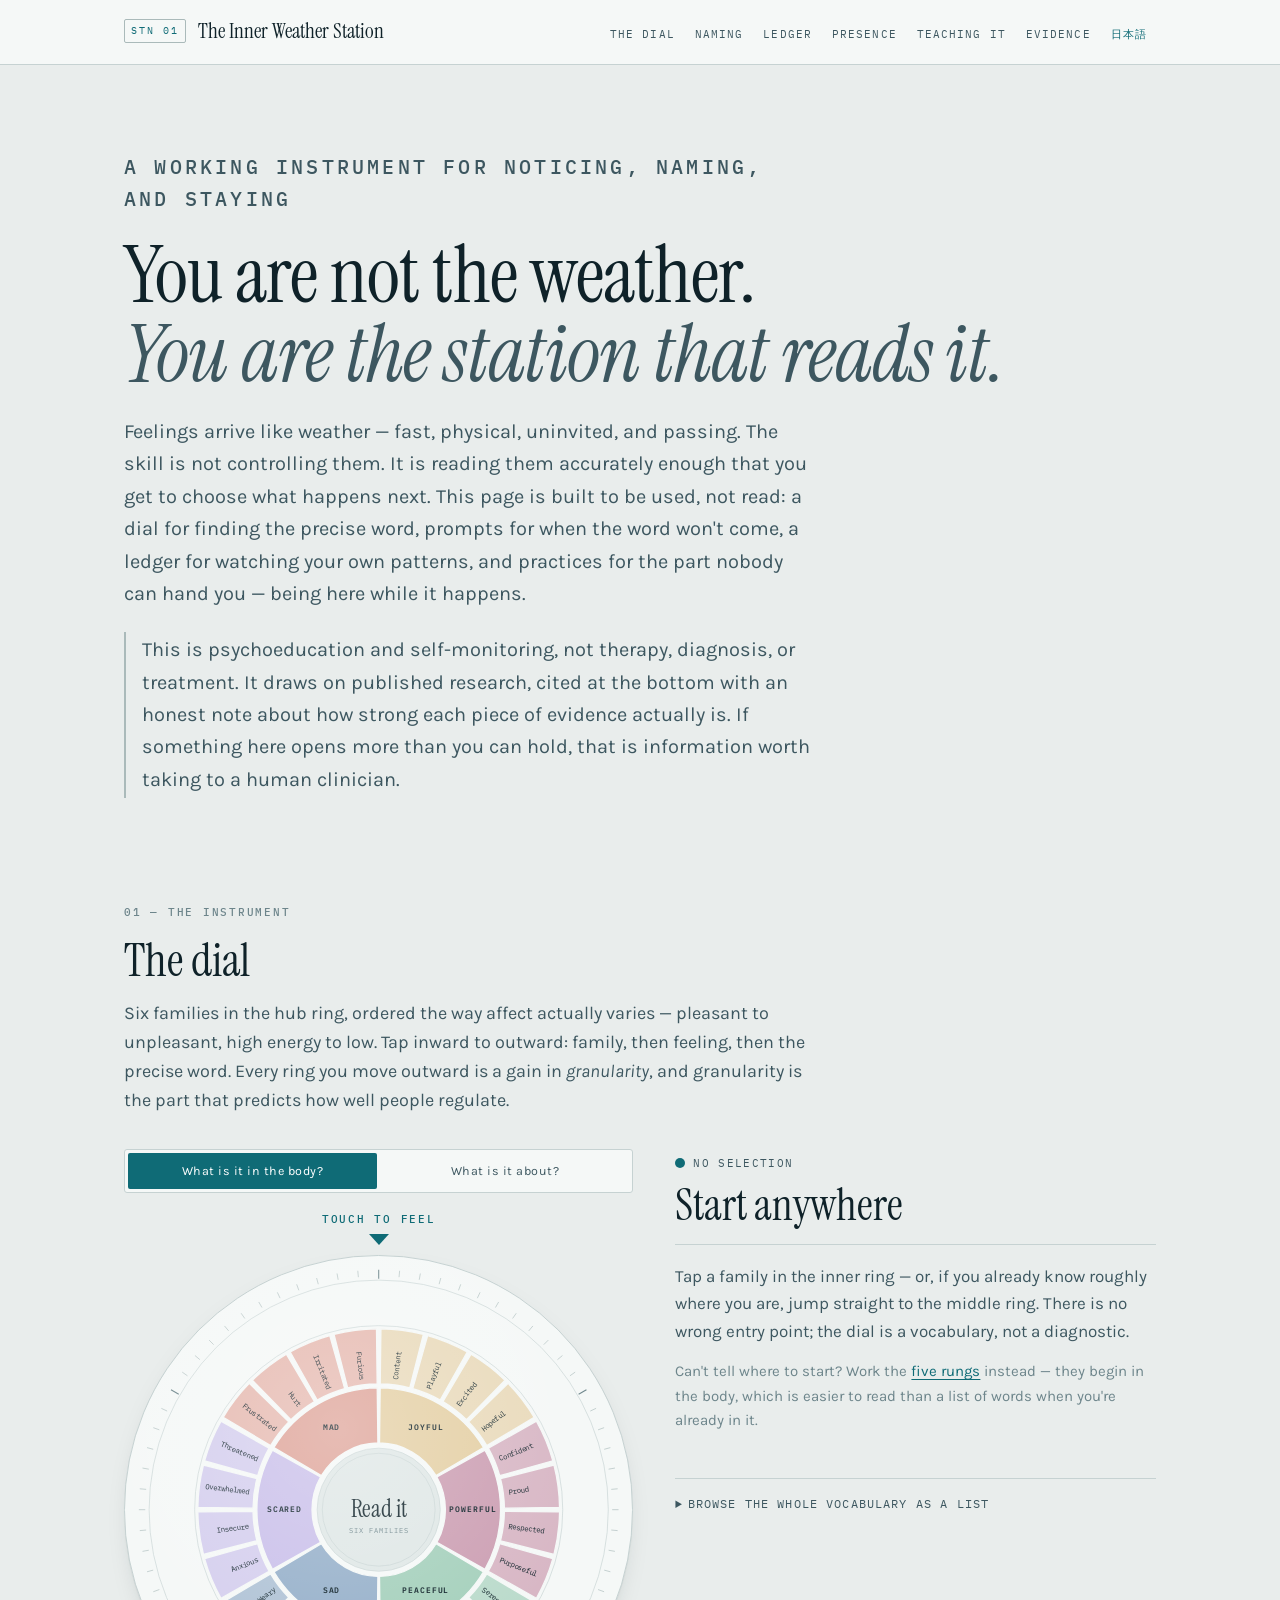
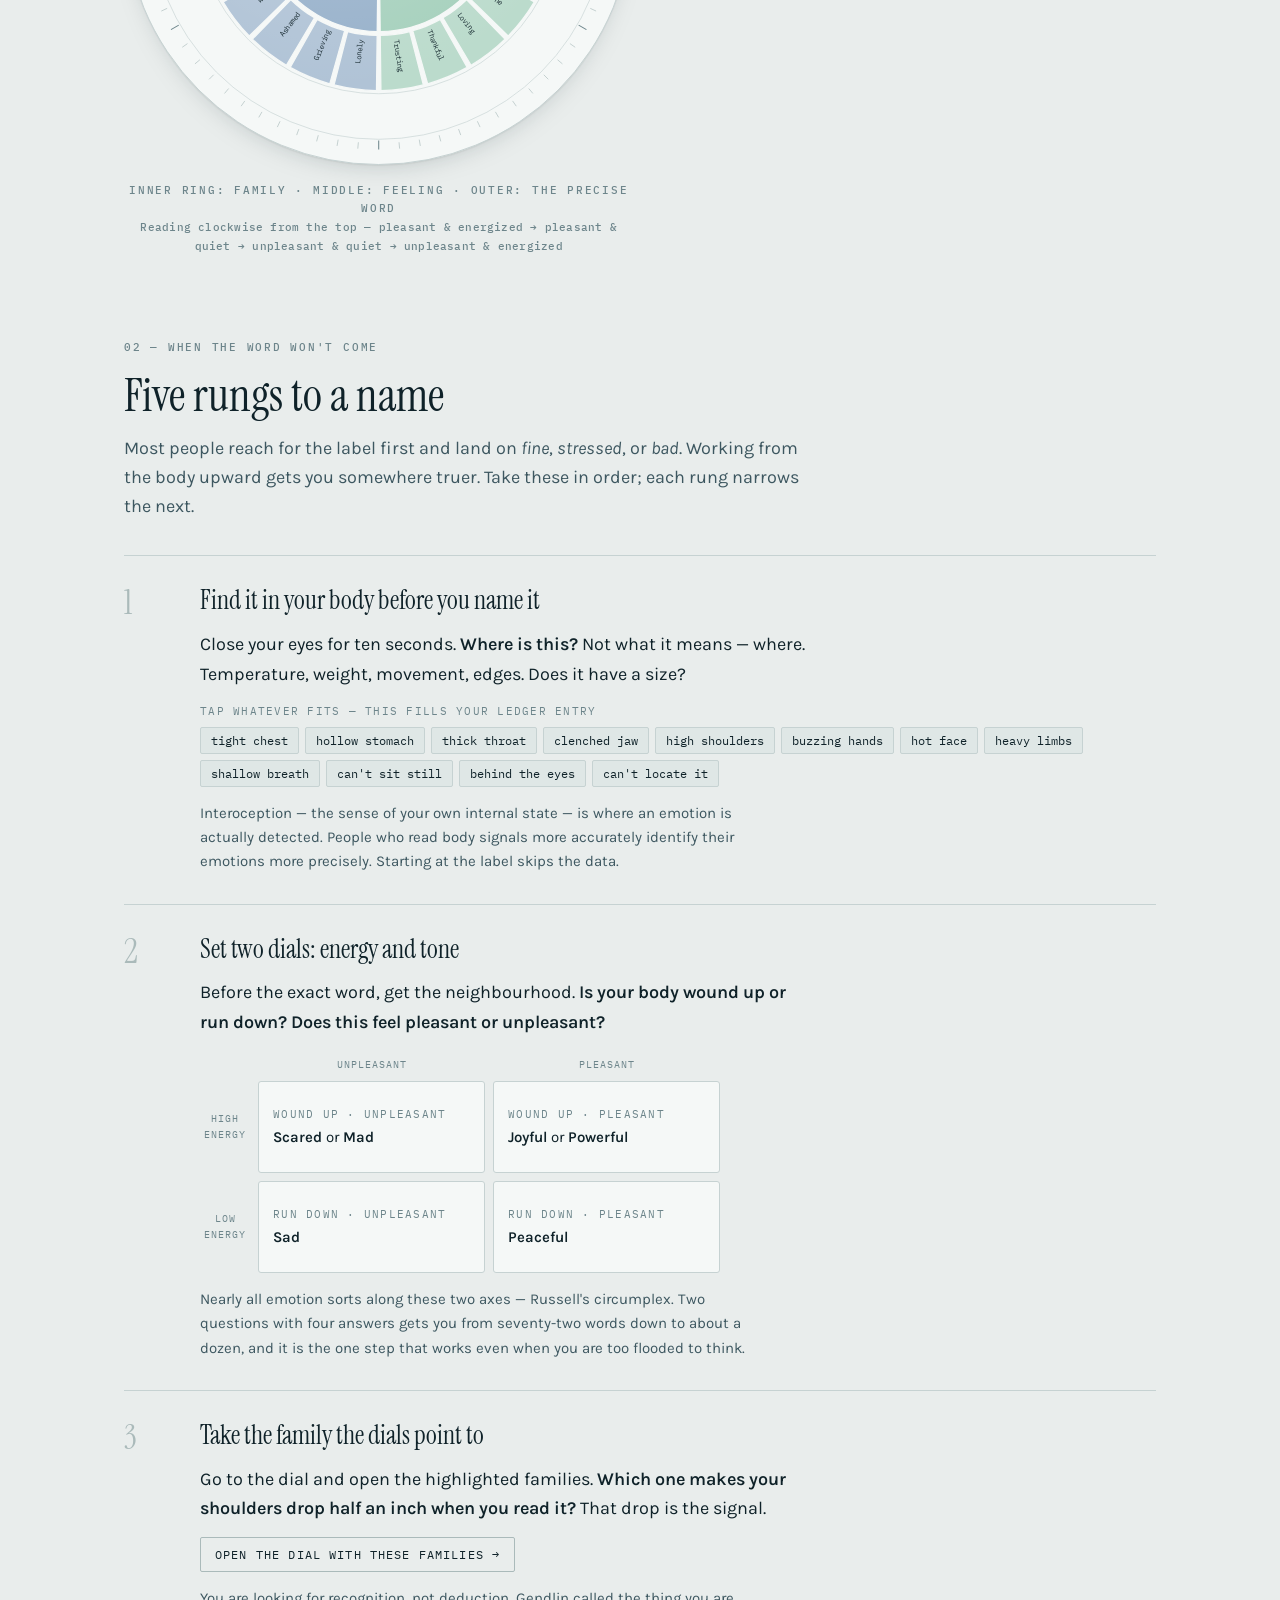
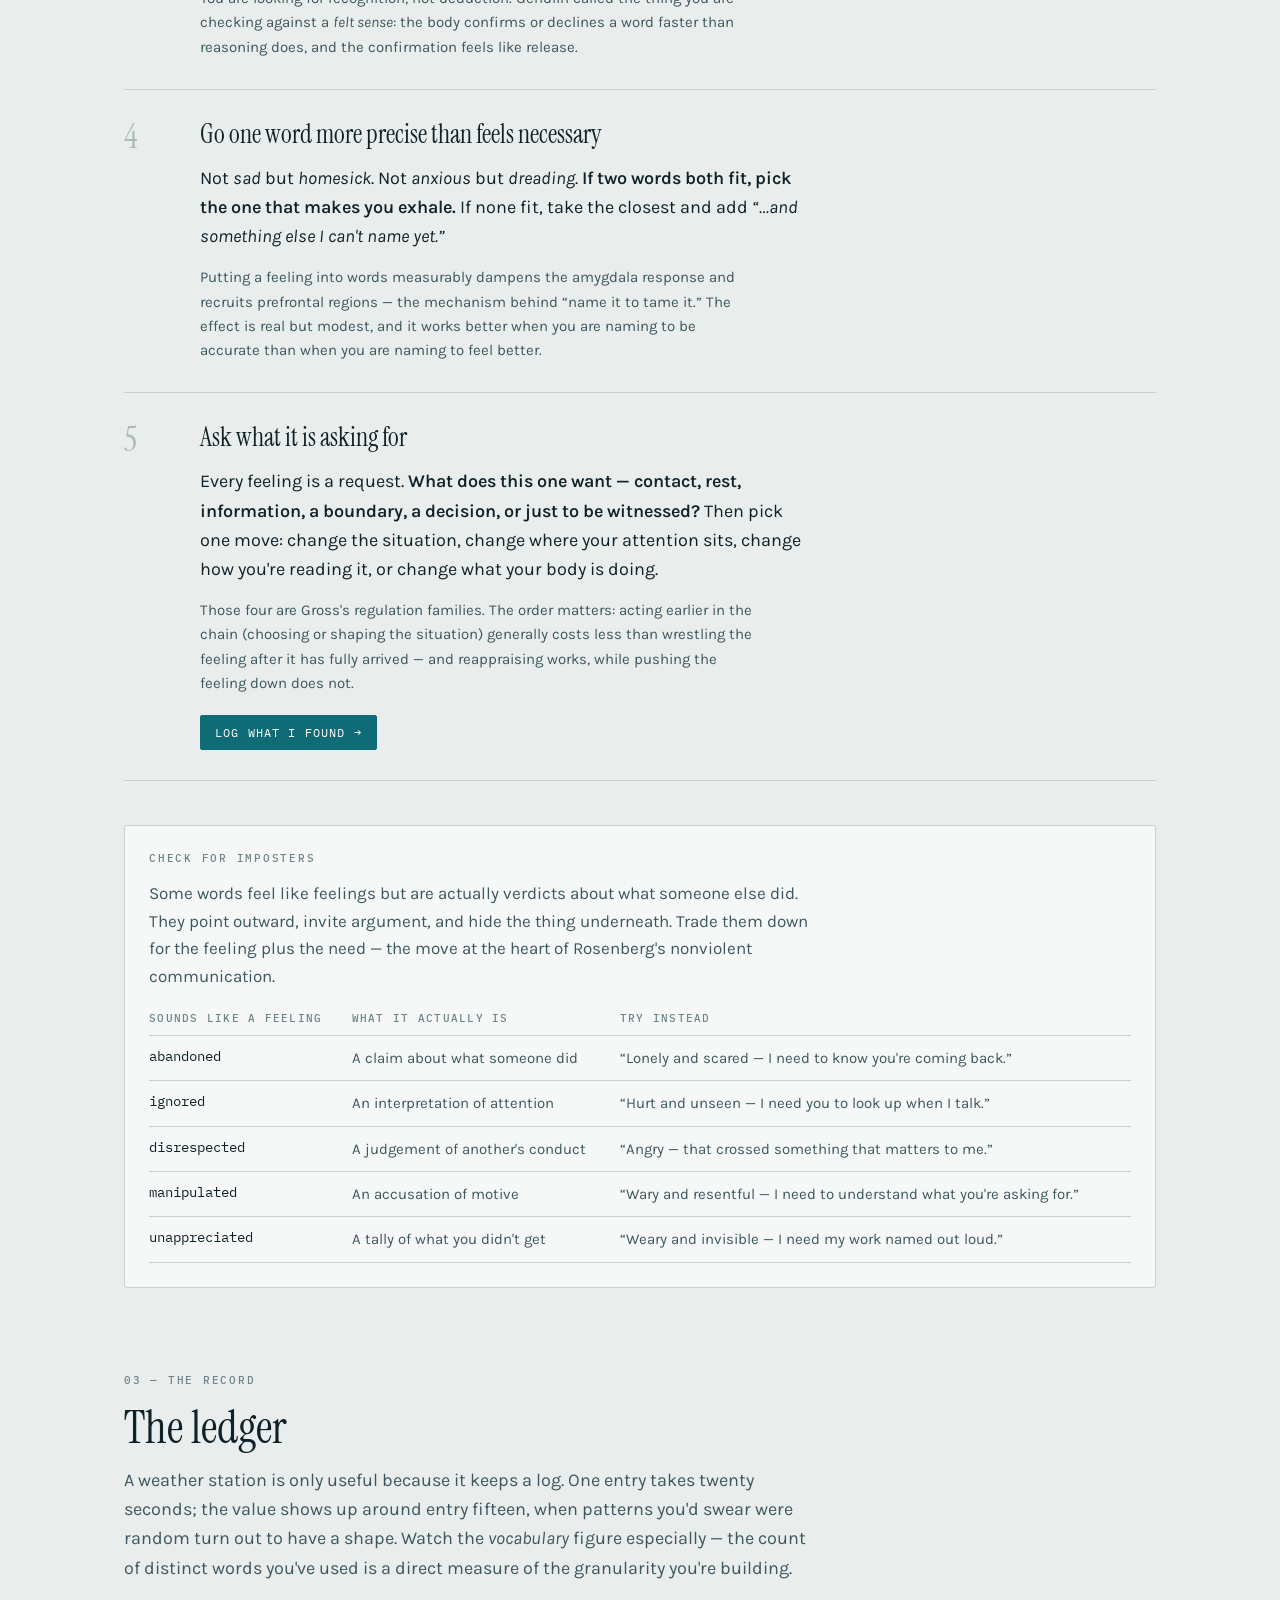
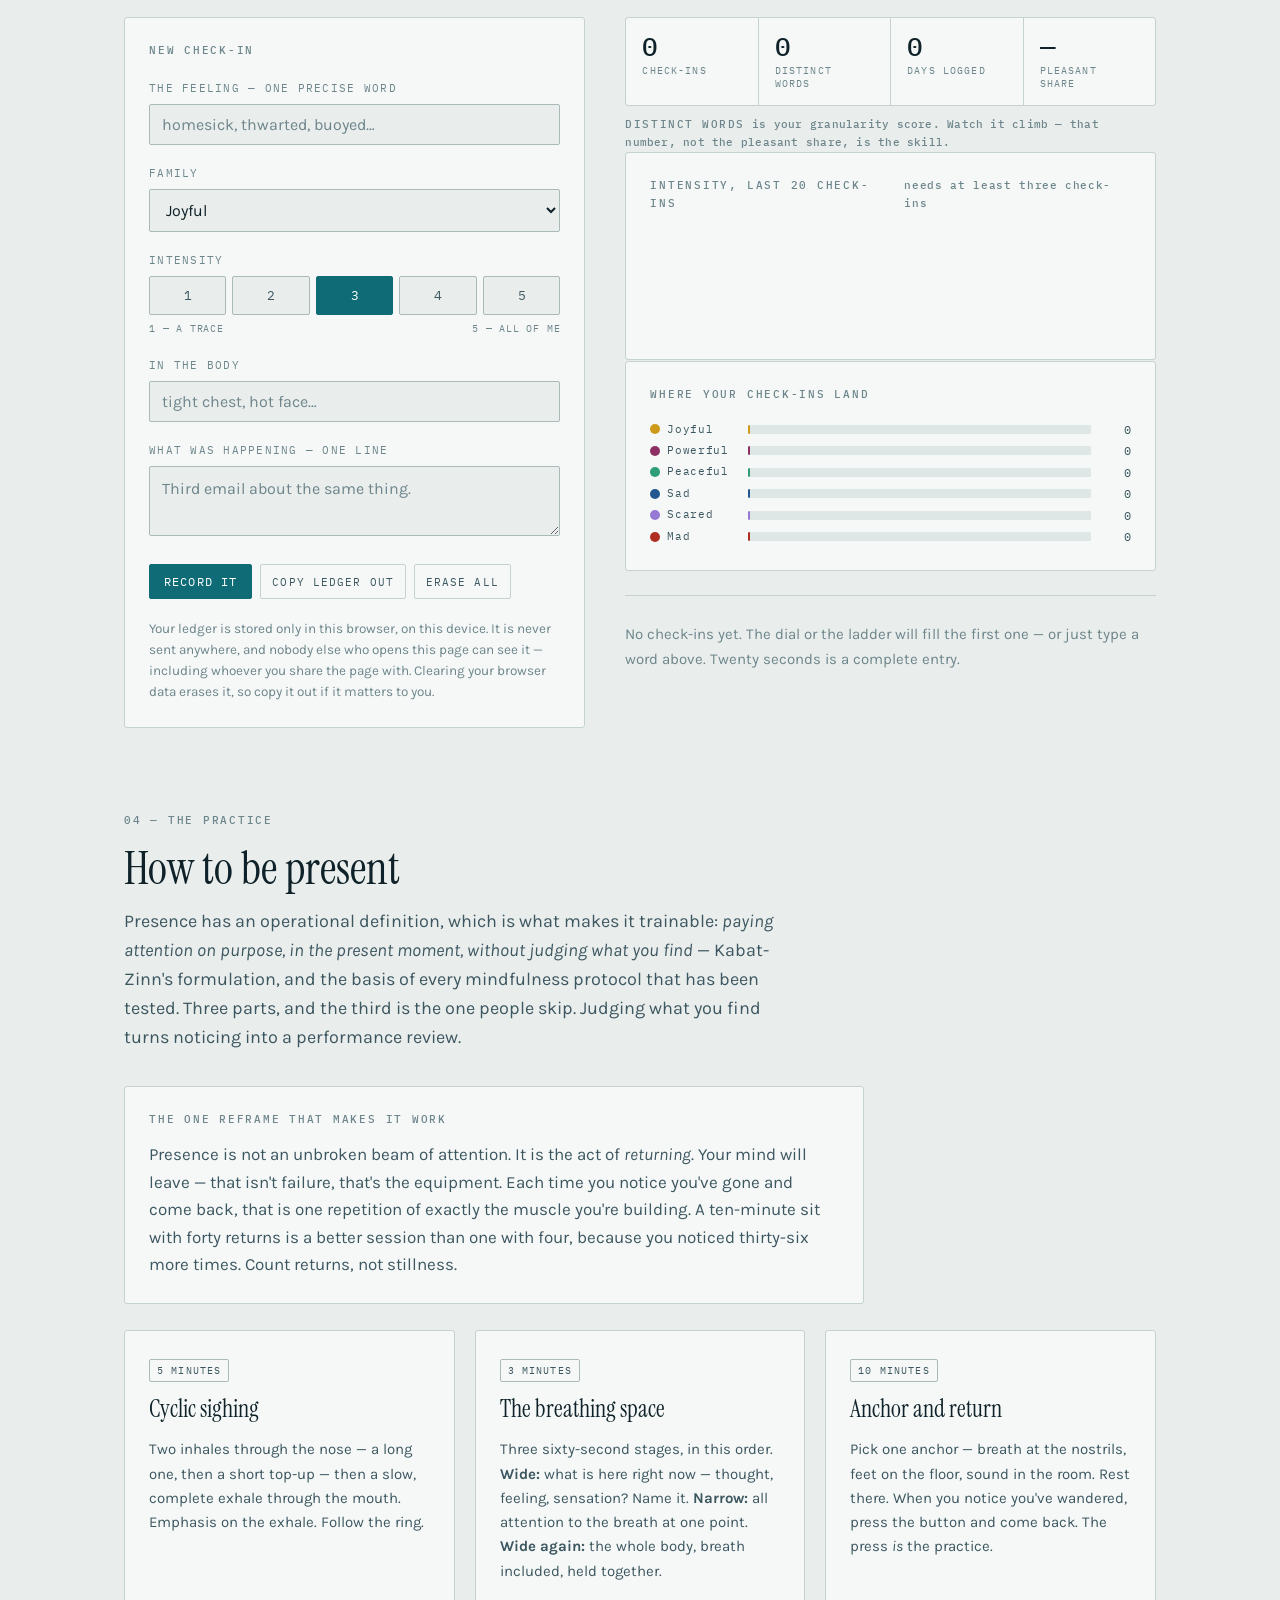
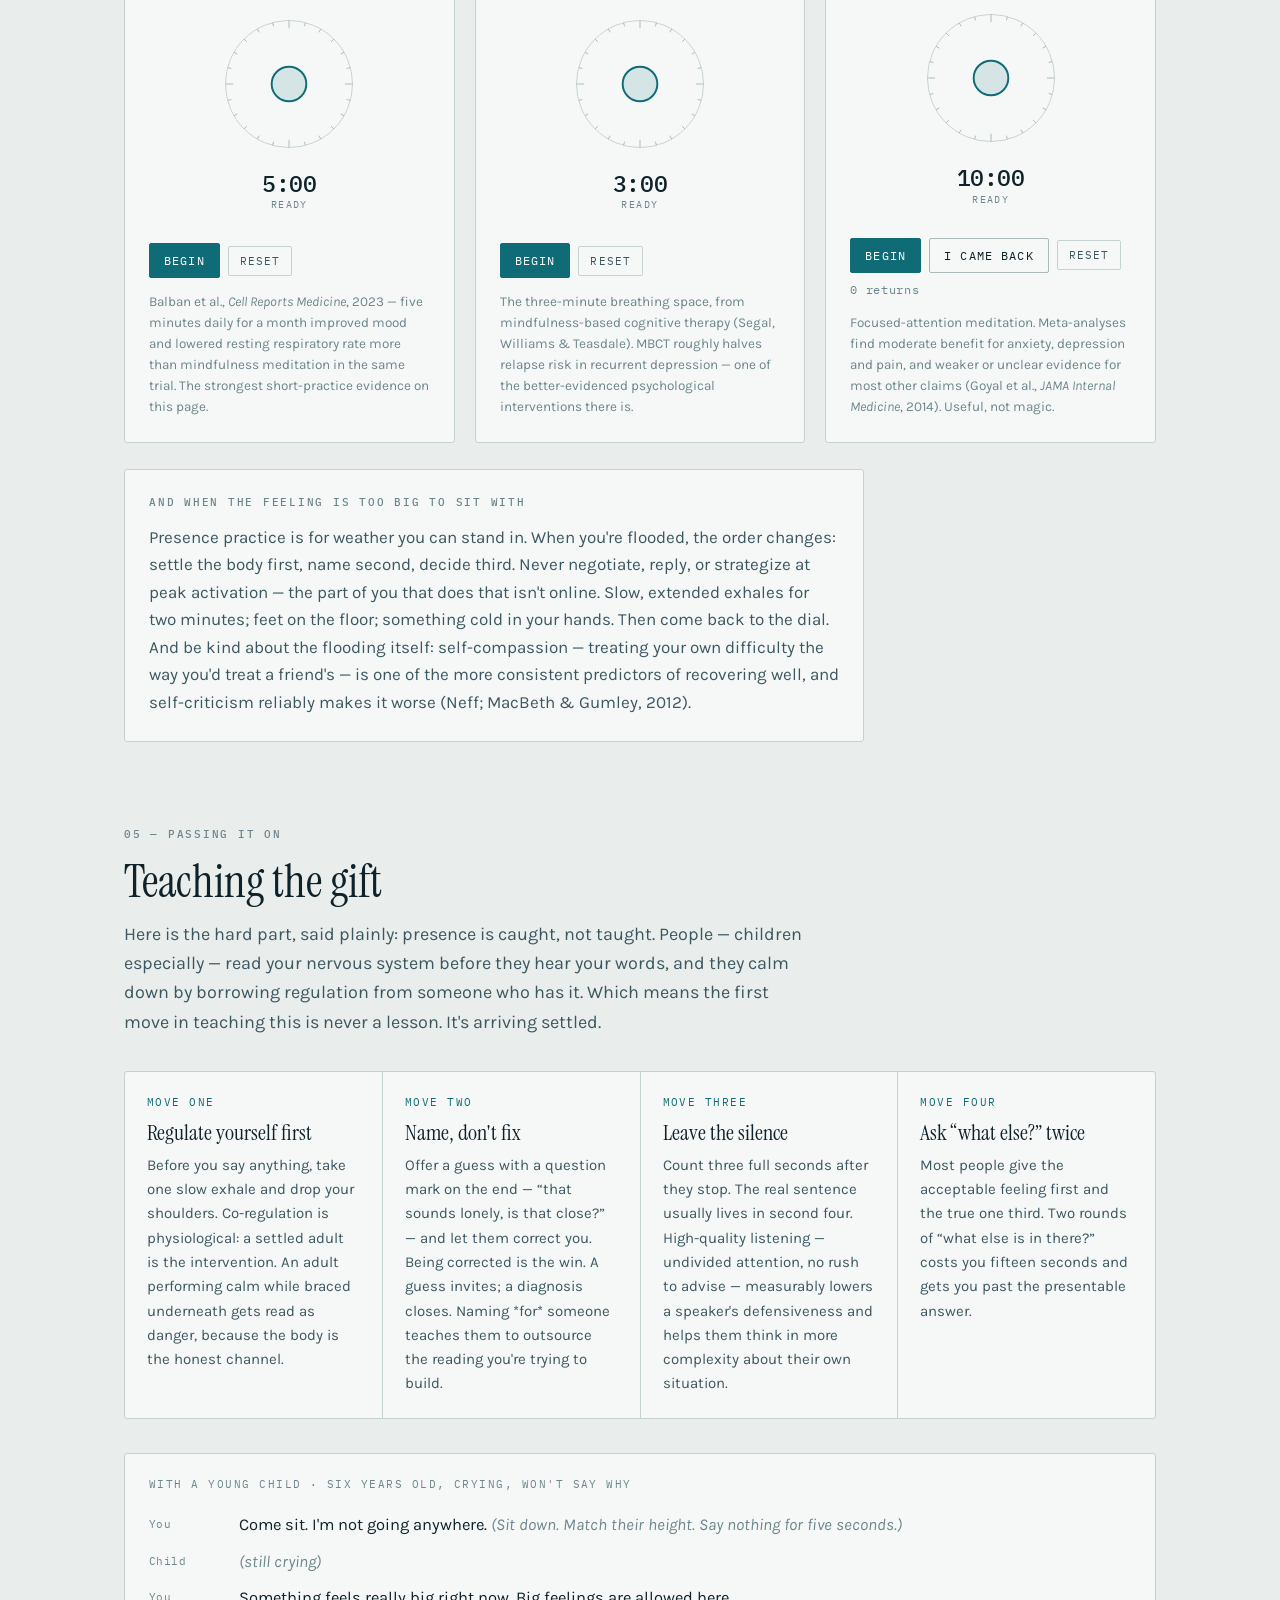
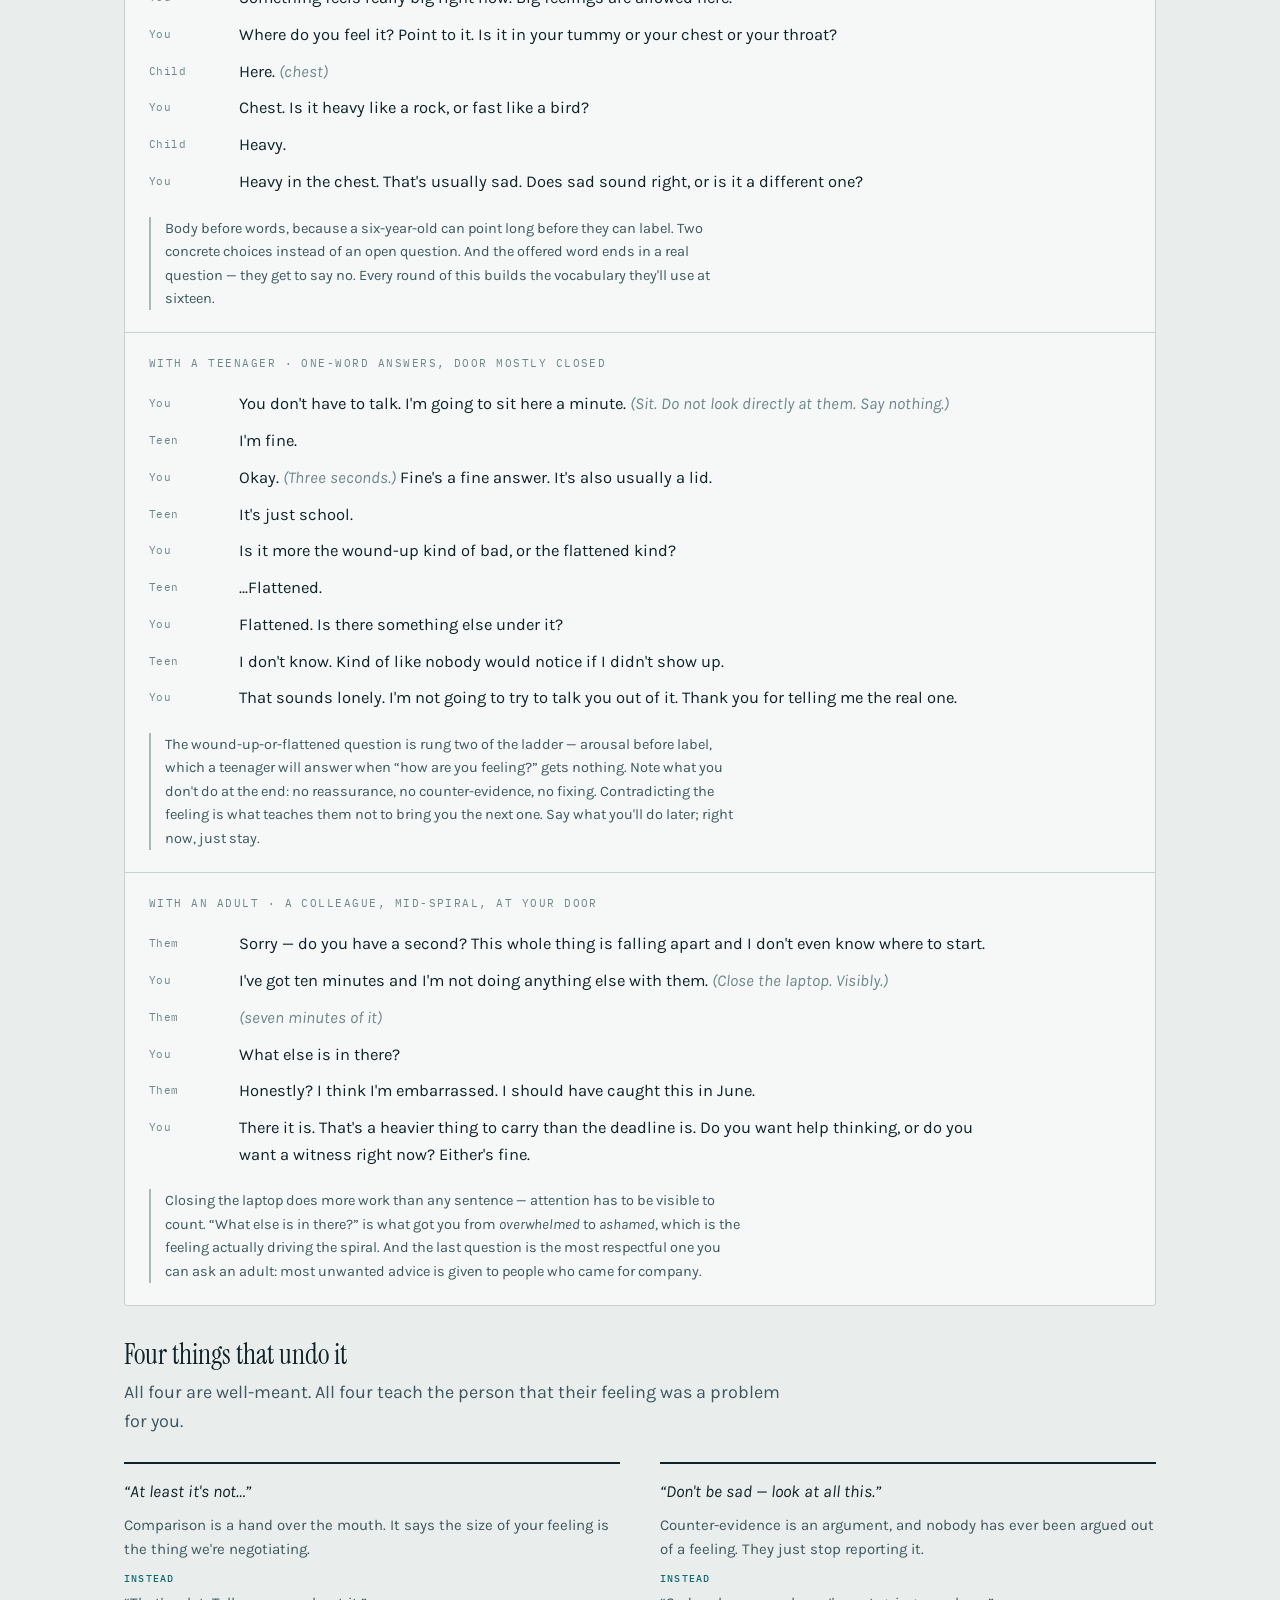
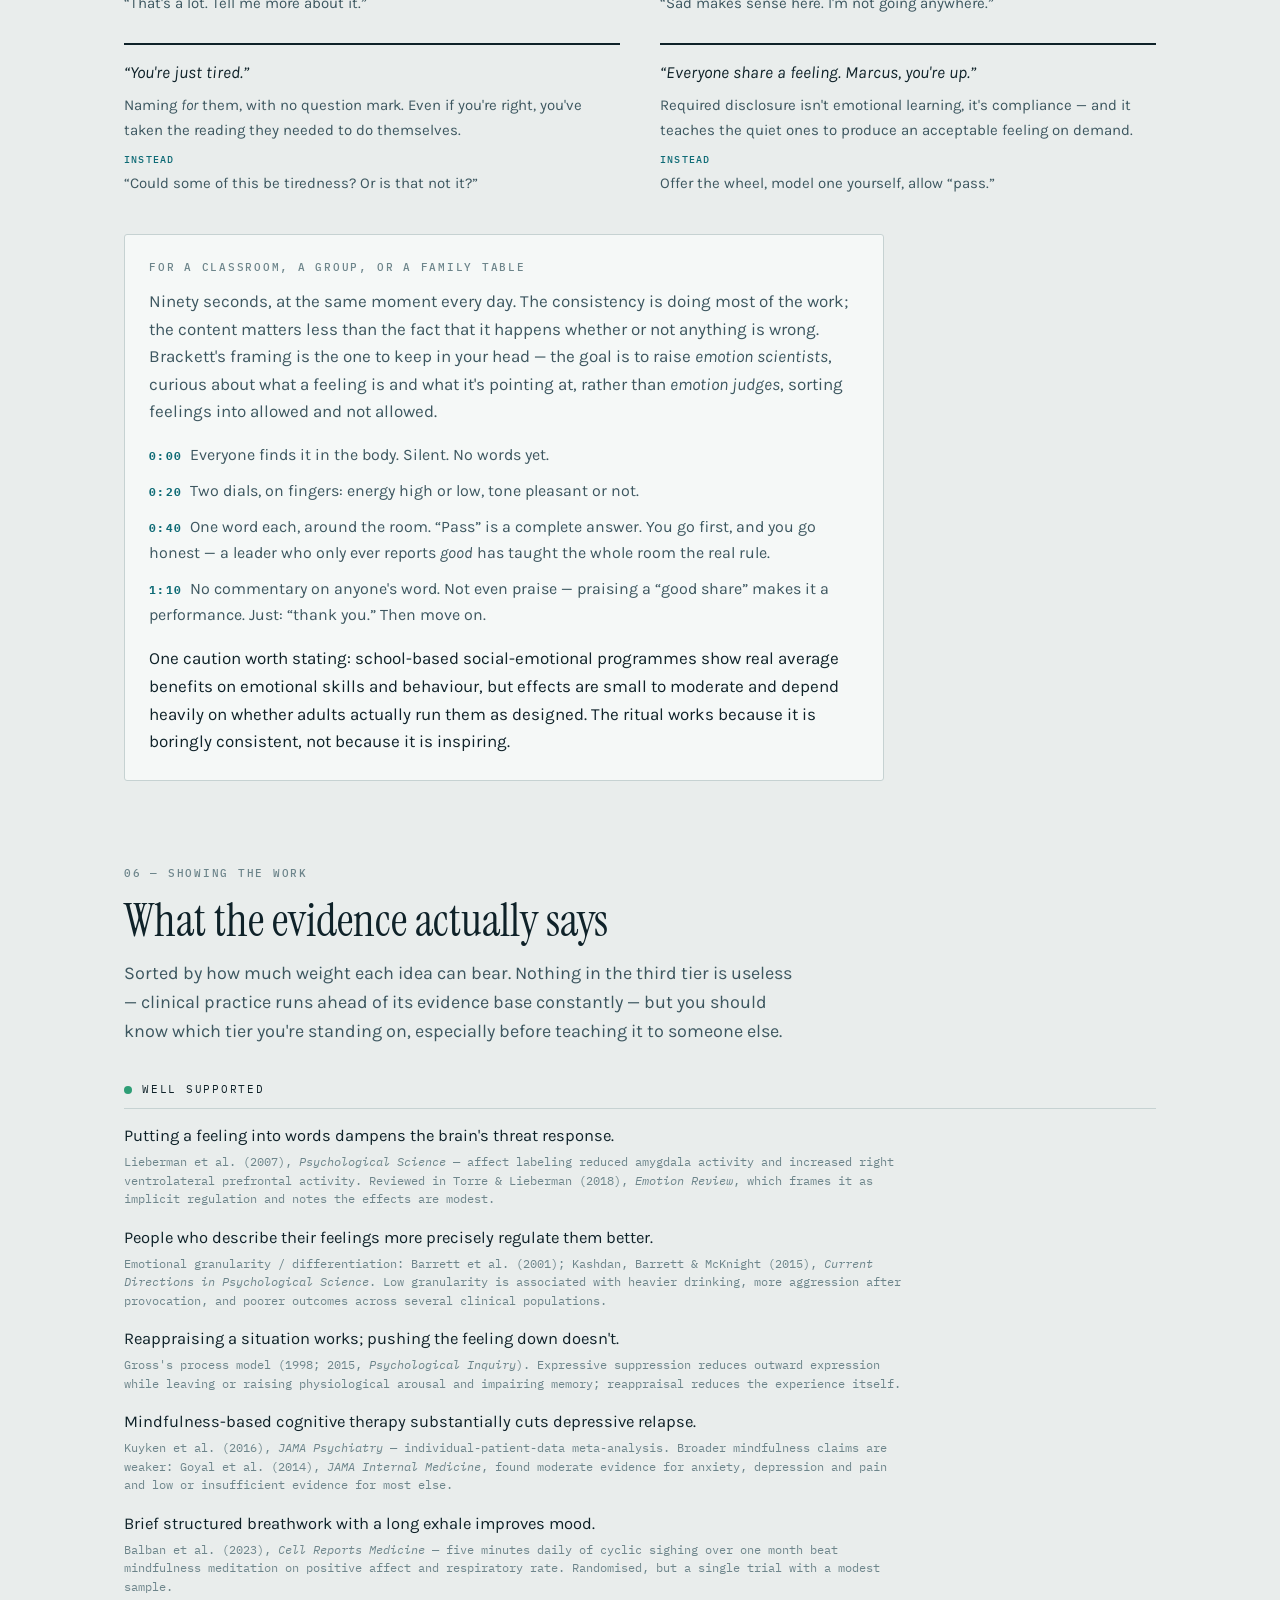
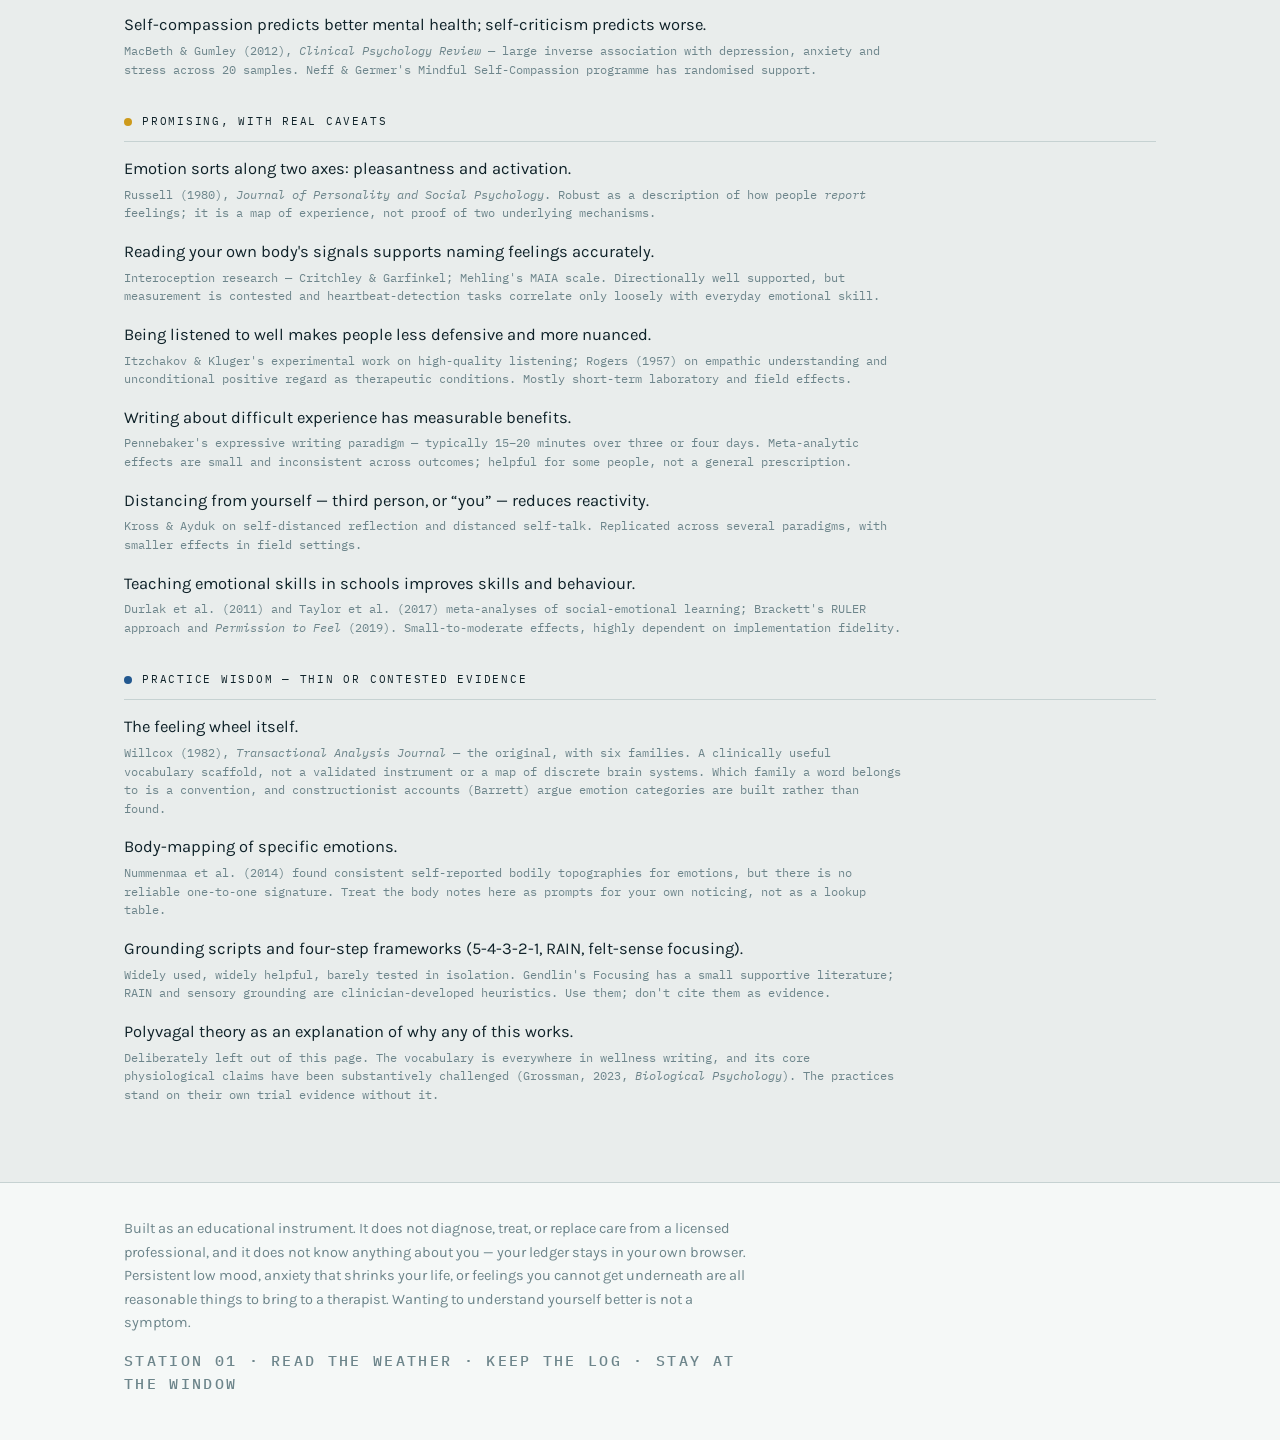
<file: feelings/index.html>
<!doctype html>
<html lang="en">
<head>
<meta charset="utf-8">
<meta name="viewport" content="width=device-width,initial-scale=1">
<meta name="description" content="Two interactive feeling dials — what a feeling is in the body, and what it is about — with naming prompts, a private ledger and timed presence practices.">
<style>*,*::before,*::after{box-sizing:border-box}body{margin:0}img,svg{max-width:100%}</style>
</head>
<body>
<title>The Inner Weather Station</title>
<link rel="preconnect" href="https://fonts.googleapis.com">
<link rel="preconnect" href="https://fonts.gstatic.com" crossorigin>
<link rel="stylesheet" href="https://fonts.googleapis.com/css2?family=Instrument+Serif:ital@0;1&family=Karla:ital,wght@0,300..700;1,400..600&family=IBM+Plex+Mono:wght@400;500;600&display=swap">

<style>
/* ─────────────────────────  TOKENS  ───────────────────────── */
:root{
  --ground:#E9EDEC; --panel:#F5F8F7; --sunk:#DFE7E6;
  --ink:#0F2229; --ink-2:#3D5760; --ink-3:#6D858B;
  --rule:#C6D2D2; --rule-2:#AABABA;
  --accent:#0F6B76; --accent-2:#0B4E56; --accent-ink:#FFFFFF; --accent-wash:#D7E7E8;
  --f1:#CD9A1B; --f2:#8E2F63; --f3:#2E9E76; --f4:#22588F; --f5:#9679D4; --f6:#B02D22;
  --tint-rest:32%; --tint-core:44%; --tint-hover:53%; --tint-on:72%; --tint-dim:13%;
  --lift: 0 1px 1px rgba(15,34,41,.05), 0 10px 30px -18px rgba(15,34,41,.35);
  --dial-glass: radial-gradient(circle at 42% 34%, rgba(255,255,255,.28), rgba(255,255,255,0) 58%);
}
@media (prefers-color-scheme: dark){
  :root:not([data-theme="light"]){
    --ground:#0C1A20; --panel:#14252C; --sunk:#0A161B;
    --ink:#E3EDEC; --ink-2:#A9BFC4; --ink-3:#7D959B;
    --rule:#263B43; --rule-2:#375057;
    --accent:#5CC2CC; --accent-2:#8FDCE3; --accent-ink:#08181C; --accent-wash:#16333A;
    --f1:#B68B2E; --f2:#A63A6E; --f3:#33AC74; --f4:#2A6BB4; --f5:#9C82D6; --f6:#DC5B3C;
    --tint-rest:26%; --tint-core:37%; --tint-hover:47%; --tint-on:66%; --tint-dim:11%;
    --lift: 0 1px 1px rgba(0,0,0,.4), 0 14px 34px -18px rgba(0,0,0,.7);
    --dial-glass: radial-gradient(circle at 42% 34%, rgba(160,220,225,.10), rgba(0,0,0,0) 60%);
  }
}
:root[data-theme="dark"]{
  --ground:#0C1A20; --panel:#14252C; --sunk:#0A161B;
  --ink:#E3EDEC; --ink-2:#A9BFC4; --ink-3:#7D959B;
  --rule:#263B43; --rule-2:#375057;
  --accent:#5CC2CC; --accent-2:#8FDCE3; --accent-ink:#08181C; --accent-wash:#16333A;
  --f1:#B68B2E; --f2:#A63A6E; --f3:#33AC74; --f4:#2A6BB4; --f5:#9C82D6; --f6:#DC5B3C;
  --tint-rest:26%; --tint-core:37%; --tint-hover:47%; --tint-on:66%; --tint-dim:11%;
  --lift: 0 1px 1px rgba(0,0,0,.4), 0 14px 34px -18px rgba(0,0,0,.7);
  --dial-glass: radial-gradient(circle at 42% 34%, rgba(160,220,225,.10), rgba(0,0,0,0) 60%);
}

/* ─────────────────────────  BASE  ───────────────────────── */
*{box-sizing:border-box}
body{
  margin:0; background:var(--ground); color:var(--ink);
  font-family:"Karla","Helvetica Neue",Helvetica,Arial,sans-serif;
  font-size:17px; line-height:1.62; font-weight:400;
  -webkit-font-smoothing:antialiased;
}
h1,h2,h3,h4{margin:0; text-wrap:balance; font-weight:400}
p{margin:0}
a{color:var(--accent); text-decoration-thickness:1px; text-underline-offset:3px}
:where(button,a,input,textarea,select,[tabindex]):focus-visible{
  outline:2px solid var(--accent); outline-offset:2px; border-radius:2px;
}
.wrap{max-width:1080px; margin:0 auto; padding:0 24px}
.measure{max-width:66ch}
.serif{font-family:"Instrument Serif",Georgia,"Times New Roman",serif; font-weight:400; letter-spacing:.004em}
.mono{font-family:"IBM Plex Mono",ui-monospace,SFMono-Regular,Menlo,monospace}
.num{font-variant-numeric:tabular-nums}

.eyebrow{
  font-family:"IBM Plex Mono",ui-monospace,monospace; font-size:11px; font-weight:500;
  letter-spacing:.16em; text-transform:uppercase; color:var(--ink-3);
}
.rule{height:1px; background:var(--rule); border:0; margin:0}

section{padding:76px 0 8px}
section > .wrap > header{display:flex; flex-direction:column; gap:14px; margin-bottom:34px}
.sec-title{font-family:"Instrument Serif",Georgia,serif; font-size:clamp(30px,4.4vw,46px); line-height:1.06}
.sec-lede{color:var(--ink-2); font-size:18px; max-width:62ch}

.card{
  background:var(--panel); border:1px solid var(--rule); border-radius:3px; padding:24px;
}
.stack{display:flex; flex-direction:column}
.g14{gap:14px} .g10{gap:10px} .g20{gap:20px} .g28{gap:28px} .g8{gap:8px}

/* ─────────────────────────  MASTHEAD  ───────────────────────── */
.mast{padding:0; border-bottom:1px solid var(--rule); background:var(--panel)}
.mast-in{display:flex; align-items:baseline; justify-content:space-between; gap:20px; padding:14px 24px; max-width:1080px; margin:0 auto; flex-wrap:wrap}
.brand{display:flex; align-items:baseline; gap:12px}
.brand-mark{
  font-family:"IBM Plex Mono",monospace; font-size:10px; letter-spacing:.2em; color:var(--accent);
  border:1px solid var(--rule-2); padding:3px 6px; border-radius:2px; align-self:center;
}
.brand-name{font-family:"Instrument Serif",Georgia,serif; font-size:21px}
nav.jump{display:flex; gap:2px; flex-wrap:wrap}
nav.jump a{
  font-family:"IBM Plex Mono",monospace; font-size:11px; letter-spacing:.1em; text-transform:uppercase;
  color:var(--ink-2); text-decoration:none; padding:6px 9px; border-radius:2px;
}
nav.jump a:hover{color:var(--ink); background:var(--sunk)}

.hero{padding:64px 0 30px}
.hero h1{font-family:"Instrument Serif",Georgia,serif; font-size:clamp(42px,7.6vw,80px); line-height:.99; letter-spacing:-.012em}
.hero h1 em{font-style:italic; color:var(--ink-2)}
.hero p{font-size:20px; color:var(--ink-2); max-width:58ch; margin-top:22px}
.disclaim{
  margin-top:30px; border-left:2px solid var(--rule-2); padding:2px 0 2px 16px;
  font-size:14.5px; color:var(--ink-3); max-width:64ch;
}

/* ─────────────────────────  DIAL  ───────────────────────── */
.dial-grid{display:grid; grid-template-columns:minmax(0,1.06fr) minmax(0,1fr); gap:42px; align-items:start}
@media (max-width:940px){ .dial-grid{grid-template-columns:1fr; gap:28px} }

.dial-shell{position:relative; background:var(--panel); border:1px solid var(--rule); border-radius:50%; padding:10px; box-shadow:var(--lift)}
.dial-shell::after{content:""; position:absolute; inset:0; border-radius:50%; background:var(--dial-glass); pointer-events:none}
svg.dial{display:block; width:100%; height:auto; overflow:visible}

.wseg{
  fill:color-mix(in oklab, var(--c) var(--tint-rest), var(--panel));
  stroke:var(--panel); stroke-width:2; transition:fill .16s ease;
}
.wedge[data-kind="core"] .wseg{fill:color-mix(in oklab, var(--c) var(--tint-core), var(--panel))}
.wedge{cursor:pointer}
.wedge:hover .wseg{fill:color-mix(in oklab, var(--c) var(--tint-hover), var(--panel))}
.wedge[data-on="1"] .wseg{fill:color-mix(in oklab, var(--c) var(--tint-on), var(--panel)); stroke:var(--c); stroke-width:1.5}
.wedge[data-dim="1"] .wseg{fill:color-mix(in oklab, var(--c) var(--tint-dim), var(--panel))}
.wedge[data-dim="1"] .wlabel{opacity:.5}
.wedge:focus{outline:none}
.wedge:focus-visible .wseg{stroke:var(--ink); stroke-width:2.5}
.wlabel{
  font-family:"IBM Plex Mono",monospace; fill:var(--ink); pointer-events:none;
  dominant-baseline:middle; transition:opacity .16s ease;
}
.wlabel-core{font-size:12.5px; font-weight:600; letter-spacing:.11em; text-transform:uppercase}
.wlabel-mid{font-size:11.5px; font-weight:400; letter-spacing:.005em}
.wlabel-nub{font-size:9.5px; font-weight:400; letter-spacing:.005em; fill:var(--ink-2)}
.tick{stroke:var(--rule-2); stroke-width:1}
.tick-major{stroke:var(--ink-3); stroke-width:1.6}
.hub-plate{fill:var(--sunk); stroke:var(--rule); stroke-width:1}
.hub-word{font-family:"Instrument Serif",Georgia,serif; fill:var(--ink); text-anchor:middle; dominant-baseline:middle}
.hub-sub{font-family:"IBM Plex Mono",monospace; font-size:10.5px; letter-spacing:.15em; text-transform:uppercase; fill:var(--ink-3); text-anchor:middle; dominant-baseline:middle}

/* readout */
.readout{position:sticky; top:16px; display:flex; flex-direction:column; gap:0}
.readout-head{border-bottom:1px solid var(--rule); padding-bottom:16px; margin-bottom:18px}
.readout-name{font-family:"Instrument Serif",Georgia,serif; font-size:clamp(32px,5vw,44px); line-height:1.02; margin-top:6px}
.fam-chip{display:inline-flex; align-items:center; gap:8px; font-family:"IBM Plex Mono",monospace; font-size:11px; letter-spacing:.12em; text-transform:uppercase; color:var(--ink-2)}
.dot{width:10px; height:10px; border-radius:50%; background:var(--c,var(--accent)); flex:0 0 auto}
.field{display:grid; grid-template-columns:96px 1fr; gap:14px; padding:12px 0; border-bottom:1px dashed var(--rule)}
.field:last-of-type{border-bottom:0}
.field dt{font-family:"IBM Plex Mono",monospace; font-size:10.5px; letter-spacing:.12em; text-transform:uppercase; color:var(--ink-3); padding-top:5px}
.field dd{margin:0; color:var(--ink)}
.field dd em{font-style:italic; color:var(--ink-2)}
@media (max-width:520px){ .field{grid-template-columns:1fr; gap:4px} }
.nubs{display:flex; flex-wrap:wrap; gap:6px; margin-top:4px}

/* buttons */
.btn{
  font-family:"IBM Plex Mono",monospace; font-size:11.5px; letter-spacing:.1em; text-transform:uppercase;
  background:transparent; color:var(--ink); border:1px solid var(--rule-2); border-radius:2px;
  padding:9px 14px; cursor:pointer; transition:background .15s, border-color .15s, color .15s;
}
.btn:hover{background:var(--sunk); border-color:var(--ink-3)}
.btn-primary{background:var(--accent); color:var(--accent-ink); border-color:var(--accent)}
.btn-primary:hover{background:var(--accent-2); border-color:var(--accent-2); color:var(--accent-ink)}
.btn-quiet{border-color:var(--rule); color:var(--ink-2); font-size:11px; padding:7px 11px}
.btn-row{display:flex; flex-wrap:wrap; gap:8px; margin-top:20px}
.chip{
  font-family:"IBM Plex Mono",monospace; font-size:12px; background:var(--sunk); color:var(--ink);
  border:1px solid var(--rule); border-radius:2px; padding:5px 10px; cursor:pointer;
}
.chip:hover{border-color:var(--ink-3)}
.chip[aria-pressed="true"]{background:var(--accent-wash); border-color:var(--accent); color:var(--ink)}

details.listview{margin-top:26px; border-top:1px solid var(--rule); padding-top:16px}
details.listview summary{cursor:pointer; font-family:"IBM Plex Mono",monospace; font-size:11.5px; letter-spacing:.1em; text-transform:uppercase; color:var(--ink-2)}
details.listview summary:hover{color:var(--ink)}
.vocab{display:grid; grid-template-columns:repeat(auto-fill,minmax(230px,1fr)); gap:22px; margin-top:22px}
.vocab h4{font-family:"IBM Plex Mono",monospace; font-size:11px; letter-spacing:.14em; text-transform:uppercase; display:flex; align-items:center; gap:8px; margin-bottom:8px}
.vocab ul{list-style:none; margin:0; padding:0; display:flex; flex-wrap:wrap; gap:5px}
.vocab button{
  font-family:"Karla",sans-serif; font-size:14px; background:none; border:0; border-bottom:1px solid var(--rule);
  color:var(--ink-2); padding:1px 0; cursor:pointer;
}
.vocab button:hover{color:var(--ink); border-color:var(--ink)}

/* ─────────────────────────  LADDER  ───────────────────────── */
.rungs{display:flex; flex-direction:column; gap:0; counter-reset:rung}
.rung{display:grid; grid-template-columns:56px 1fr; gap:20px; padding:30px 0; border-top:1px solid var(--rule)}
.rung:last-child{border-bottom:1px solid var(--rule)}
.rung-n{font-family:"Instrument Serif",Georgia,serif; font-size:34px; color:var(--rule-2); line-height:1}
.rung h3{font-family:"Instrument Serif",Georgia,serif; font-size:26px; line-height:1.15}
.rung .why{font-size:15px; color:var(--ink-2); max-width:62ch}
.rung .ask{font-size:18px; color:var(--ink); max-width:56ch}
.rung .ask strong{font-weight:600}
@media (max-width:640px){ .rung{grid-template-columns:1fr; gap:12px} .rung-n{font-size:24px} }

.quad{display:grid; grid-template-columns:auto 1fr 1fr; grid-template-rows:auto auto auto; gap:8px; max-width:520px; margin-top:6px}
.quad .qlab{font-family:"IBM Plex Mono",monospace; font-size:10px; letter-spacing:.1em; text-transform:uppercase; color:var(--ink-3); display:flex; align-items:center; justify-content:center; text-align:center; padding:0 4px}
.quad button{
  text-align:left; background:var(--panel); border:1px solid var(--rule); border-radius:3px; padding:14px;
  cursor:pointer; color:var(--ink); font-family:inherit; min-height:92px; transition:border-color .15s, background .15s;
}
.quad button:hover{border-color:var(--ink-3)}
.quad button[aria-pressed="true"]{border-color:var(--accent); background:var(--accent-wash)}
.quad .qt{font-family:"IBM Plex Mono",monospace; font-size:10.5px; letter-spacing:.12em; text-transform:uppercase; color:var(--ink-3); display:block; margin-bottom:6px}
.quad .qb{font-size:15px; line-height:1.35; display:block}
.quad .qb b{font-weight:600}

.imposters{margin-top:8px}
.imposters table{width:100%; border-collapse:collapse; font-size:15px}
.imposters th{text-align:left; font-family:"IBM Plex Mono",monospace; font-size:10.5px; letter-spacing:.12em; text-transform:uppercase; color:var(--ink-3); font-weight:500; padding:0 14px 8px 0; border-bottom:1px solid var(--rule)}
.imposters td{padding:10px 14px 10px 0; border-bottom:1px solid var(--rule); vertical-align:top; color:var(--ink-2)}
.imposters td:first-child{color:var(--ink); font-family:"IBM Plex Mono",monospace; font-size:13.5px; white-space:nowrap}
.tblwrap{overflow-x:auto}

/* ─────────────────────────  LEDGER  ───────────────────────── */
.log-grid{display:grid; grid-template-columns:minmax(0,1fr) minmax(0,1.15fr); gap:40px; align-items:start}
@media (max-width:940px){ .log-grid{grid-template-columns:1fr; gap:30px} }

.lab{font-family:"IBM Plex Mono",monospace; font-size:10.5px; letter-spacing:.12em; text-transform:uppercase; color:var(--ink-3); display:block; margin-bottom:7px}
input[type="text"], textarea, select{
  width:100%; font-family:inherit; font-size:16px; color:var(--ink); background:var(--ground);
  border:1px solid var(--rule-2); border-radius:2px; padding:10px 12px;
}
textarea{resize:vertical; min-height:64px; line-height:1.5}
input::placeholder, textarea::placeholder{color:var(--ink-3)}

.dialer{display:flex; gap:6px}
.dialer button{
  flex:1; font-family:"IBM Plex Mono",monospace; font-size:13px; padding:10px 0; background:var(--ground);
  border:1px solid var(--rule-2); border-radius:2px; color:var(--ink-2); cursor:pointer;
}
.dialer button[aria-pressed="true"]{background:var(--accent); border-color:var(--accent); color:var(--accent-ink)}
.dial-scale{display:flex; justify-content:space-between; font-family:"IBM Plex Mono",monospace; font-size:10px; letter-spacing:.08em; text-transform:uppercase; color:var(--ink-3); margin-top:6px}

.tiles{display:grid; grid-template-columns:repeat(auto-fit,minmax(118px,1fr)); gap:1px; background:var(--rule); border:1px solid var(--rule); border-radius:3px; overflow:hidden}
.tile{background:var(--panel); padding:14px 16px}
.tile .tv{font-family:"IBM Plex Mono",monospace; font-size:26px; font-weight:500; font-variant-numeric:tabular-nums; line-height:1.1; letter-spacing:-.01em}
.tile .tl{font-family:"IBM Plex Mono",monospace; font-size:9.5px; letter-spacing:.12em; text-transform:uppercase; color:var(--ink-3); margin-top:5px; line-height:1.35}

.spark-card{margin-top:1px}
.spark-head{display:flex; align-items:baseline; justify-content:space-between; gap:12px; margin-bottom:2px}
svg.spark{display:block; width:100%; height:auto; overflow:visible; touch-action:none}
.spk-line{fill:none; stroke:var(--accent); stroke-width:2; stroke-linecap:round; stroke-linejoin:round}
.spk-area{fill:var(--accent); opacity:.11}
.spk-grid{stroke:var(--rule); stroke-width:1}
.spk-end{fill:var(--accent); stroke:var(--panel); stroke-width:2}
.spk-hit{fill:transparent}
.spk-cross{stroke:var(--ink-3); stroke-width:1; stroke-dasharray:2 3}
.spk-ax{font-family:"IBM Plex Mono",monospace; font-size:9.5px; fill:var(--ink-3); letter-spacing:.06em}
.tip{
  position:absolute; pointer-events:none; background:var(--ink); color:var(--ground);
  font-family:"IBM Plex Mono",monospace; font-size:11px; padding:6px 8px; border-radius:2px;
  white-space:nowrap; transform:translate(-50%,-135%); opacity:0; transition:opacity .1s; z-index:5;
}
.relpos{position:relative}

.dist{display:flex; flex-direction:column; gap:2px; margin-top:16px}
.distrow{display:grid; grid-template-columns:88px 1fr 30px; gap:10px; align-items:center; font-size:13.5px}
.distrow .dn{font-family:"IBM Plex Mono",monospace; font-size:11px; letter-spacing:.06em; color:var(--ink-2); display:flex; align-items:center; gap:7px}
.bar{display:block; height:9px; border-radius:1px; background:var(--c); min-width:2px}
.bartrack{display:block; background:var(--sunk); border-radius:1px; overflow:hidden}
.distrow .dv{font-family:"IBM Plex Mono",monospace; font-size:12px; font-variant-numeric:tabular-nums; color:var(--ink-2); text-align:right}

.ledger{margin-top:24px; border-top:1px solid var(--rule)}
.entry{display:grid; grid-template-columns:74px 1fr auto; gap:14px; padding:13px 0; border-bottom:1px solid var(--rule); align-items:start}
.entry .ets{font-family:"IBM Plex Mono",monospace; font-size:11px; color:var(--ink-3); font-variant-numeric:tabular-nums; padding-top:3px; line-height:1.35}
.entry .ew{display:flex; align-items:baseline; gap:8px; flex-wrap:wrap; margin-bottom:1px}
.entry .ewn{font-size:17px}
.entry .eint{font-family:"IBM Plex Mono",monospace; font-size:11px; color:var(--ink-3); letter-spacing:.08em}
.entry .enote{display:block; font-size:14.5px; color:var(--ink-2); margin-top:3px}
.entry .del{background:none; border:0; color:var(--ink-3); cursor:pointer; font-family:"IBM Plex Mono",monospace; font-size:13px; padding:2px 4px; line-height:1}
.entry .del:hover{color:var(--f6)}
.empty{padding:26px 0; color:var(--ink-3); font-size:15px}

/* ─────────────────────────  PRACTICE  ───────────────────────── */
.prac-grid{display:grid; grid-template-columns:repeat(auto-fit,minmax(280px,1fr)); gap:20px}
.prac{display:flex; flex-direction:column; gap:14px}
.prac h3{font-family:"Instrument Serif",Georgia,serif; font-size:24px; line-height:1.12}
.prac .src{font-size:13.5px; color:var(--ink-3); line-height:1.55}
.prac .how{font-size:15px; color:var(--ink-2)}
.pacer-wrap{display:flex; flex-direction:column; align-items:center; gap:10px; padding:10px 0; margin-top:auto}
svg.pacer{width:154px; height:154px; overflow:visible}
.pc-track{fill:none; stroke:var(--rule); stroke-width:1}
.pc-fill{fill:var(--accent); opacity:.14}
.pc-ring{fill:none; stroke:var(--accent); stroke-width:2}
.pc-ticks{stroke:var(--rule-2); stroke-width:1}
.pc-readout{display:flex; flex-direction:column; align-items:center; gap:1px; margin:0}
.pc-clock{font-family:"IBM Plex Mono",monospace; font-size:23px; font-weight:500; font-variant-numeric:tabular-nums; letter-spacing:-.015em; line-height:1.1}
.pc-lab{font-family:"IBM Plex Mono",monospace; font-size:10px; letter-spacing:.14em; text-transform:uppercase; color:var(--ink-3)}
.prac-foot{display:flex; gap:8px; align-items:center; flex-wrap:wrap; padding-top:6px}
.retcount{font-family:"IBM Plex Mono",monospace; font-size:11.5px; color:var(--ink-3); letter-spacing:.06em}

.pill{
  display:inline-block; font-family:"IBM Plex Mono",monospace; font-size:9.5px; letter-spacing:.12em;
  text-transform:uppercase; padding:3px 7px; border-radius:2px; border:1px solid var(--rule-2); color:var(--ink-2);
}

/* ─────────────────────────  TEACH  ───────────────────────── */
.moves{display:grid; grid-template-columns:repeat(auto-fit,minmax(238px,1fr)); gap:1px; background:var(--rule); border:1px solid var(--rule); border-radius:3px; overflow:hidden}
.move{background:var(--panel); padding:22px}
.move .mk{font-family:"IBM Plex Mono",monospace; font-size:10.5px; letter-spacing:.14em; text-transform:uppercase; color:var(--accent); margin-bottom:9px}
.move h4{font-family:"Instrument Serif",Georgia,serif; font-size:22px; line-height:1.14; margin-bottom:8px}
.move p{font-size:15px; color:var(--ink-2)}

.scripts{display:flex; flex-direction:column; gap:1px; background:var(--rule); border:1px solid var(--rule); border-radius:3px; overflow:hidden}
.script{background:var(--panel); padding:22px 24px}
.script .who{font-family:"IBM Plex Mono",monospace; font-size:10.5px; letter-spacing:.14em; text-transform:uppercase; color:var(--ink-3); margin-bottom:14px}
.line{display:grid; grid-template-columns:76px 1fr; gap:14px; padding:5px 0; max-width:86ch}
.line .sp{font-family:"IBM Plex Mono",monospace; font-size:11px; color:var(--ink-3); padding-top:4px; letter-spacing:.04em}
.line .sl{font-size:16.5px}
.line .sl em{font-style:italic; color:var(--ink-3)}
.line-you .sl{color:var(--ink)}
.gloss{font-size:14.5px; color:var(--ink-2); border-left:2px solid var(--rule-2); padding-left:14px; margin-top:16px; max-width:66ch}
@media (max-width:560px){ .line{grid-template-columns:1fr; gap:2px} .line .sp{padding-top:8px} }

.donts{display:grid; grid-template-columns:repeat(2,minmax(0,1fr)); gap:28px 40px}
@media (max-width:700px){ .donts{grid-template-columns:1fr} }
.dont{border-top:2px solid var(--ink); padding-top:14px}
.dont .bad{font-size:17px; font-style:italic; color:var(--ink)}
.dont .why{font-size:15px; color:var(--ink-2); margin-top:7px}
.dont .instead{font-size:15px; margin-top:10px; color:var(--ink-2)}
.dont .instead b{font-family:"IBM Plex Mono",monospace; font-size:10px; letter-spacing:.12em; text-transform:uppercase; color:var(--accent); display:block; margin-bottom:3px; font-weight:500}

/* ─────────────────────────  EVIDENCE  ───────────────────────── */
.tiers{display:flex; flex-direction:column; gap:34px}
.tier h3{font-family:"IBM Plex Mono",monospace; font-size:11px; letter-spacing:.16em; text-transform:uppercase; display:flex; align-items:center; gap:10px; padding-bottom:10px; border-bottom:1px solid var(--rule)}
.tier h3 .grade{width:8px; height:8px; border-radius:50%}
.tier ul{list-style:none; margin:14px 0 0; padding:0; display:flex; flex-direction:column; gap:16px}
.tier li{display:grid; grid-template-columns:1fr; gap:3px; max-width:78ch}
.tier .claim{font-size:16.5px}
.tier .cite{font-family:"IBM Plex Mono",monospace; font-size:12px; color:var(--ink-3); line-height:1.55}

footer{margin-top:70px; border-top:1px solid var(--rule); background:var(--panel)}
.foot-in{max-width:1080px; margin:0 auto; padding:34px 24px 44px; display:flex; flex-direction:column; gap:14px}
.foot-in p{font-size:14.5px; color:var(--ink-3); max-width:70ch}

.toast{
  position:fixed; left:50%; bottom:26px; transform:translateX(-50%) translateY(14px);
  background:var(--ink); color:var(--ground); font-family:"IBM Plex Mono",monospace; font-size:12px;
  padding:10px 16px; border-radius:2px; opacity:0; pointer-events:none; transition:opacity .18s, transform .18s; z-index:50;
}
.toast[data-on="1"]{opacity:1; transform:translateX(-50%) translateY(0)}

@media (max-width:560px){
  body{font-size:16px}
  .wrap{padding:0 18px}
  .eyebrow{font-size:10px; letter-spacing:.1em}
  .hero{padding:40px 0 22px}
  .hero p{font-size:18px}
  .disclaim{font-size:14px}
  section{padding:54px 0 4px}
  .card{padding:18px}
  nav.jump{gap:0}
  nav.jump a{font-size:10px; padding:6px 7px}
  .sec-lede{font-size:17px}
  .mast-in{padding:12px 18px}
  .foot-in{padding:28px 18px 38px}
}

/* sibling comparison — how the three precise words actually differ */
.sibs{display:flex; flex-direction:column; gap:3px}
.sib{display:grid; grid-template-columns:auto 1fr; gap:12px; align-items:baseline; text-align:left;
  background:var(--sunk); border:1px solid var(--rule); border-left:2px solid var(--rule-2);
  border-radius:2px; padding:9px 12px; cursor:pointer; font-family:inherit; color:var(--ink);
  transition:border-color .15s, background .15s}
.sib:hover{border-color:var(--ink-3)}
.sib[aria-pressed="true"]{background:var(--accent-wash); border-color:var(--accent); border-left-color:var(--accent)}
.sib .sw{font-size:15.5px; font-weight:500; white-space:nowrap}
.sib .st{font-size:13px; color:var(--ink-3); line-height:1.55}
.sib[aria-pressed="true"] .st{color:var(--ink-2)}
.sib-note{font-size:13px; color:var(--ink-3); line-height:1.65; margin-top:14px;
  border-top:1px dashed var(--rule); padding-top:12px}
@media (max-width:520px){ .sib{grid-template-columns:1fr; gap:3px} .sib .sw{white-space:normal} }

/* block-style scroll reveal — enabled only once JS is running, so the page
   is fully visible if scripts fail or IntersectionObserver is missing */
html.reveal-on [data-reveal]{opacity:0; transform:translateY(22px)}
html.reveal-on [data-reveal].is-in{opacity:1; transform:none;
  transition:opacity .8s cubic-bezier(.22,1,.36,1), transform .8s cubic-bezier(.22,1,.36,1)}
/* second dial face — neutral inner ring (its families are appraisals, not affect) */
.dial-tabs{display:flex; gap:3px; margin-bottom:18px; border:1px solid var(--rule);
  border-radius:3px; padding:3px; background:var(--panel)}
.dial-tabs button{flex:1; font-family:inherit; font-size:12.5px; letter-spacing:.04em;
  padding:11px 12px; background:transparent; border:0; border-radius:2px;
  color:var(--ink-2); cursor:pointer; transition:background .15s, color .15s}
.dial-tabs button:hover{background:var(--sunk); color:var(--ink)}
.dial-tabs button[aria-selected="true"]{background:var(--accent); color:var(--accent-ink)}
.wedge[data-neutral="1"] .wseg{fill:color-mix(in oklab, var(--ink-3) 15%, var(--panel))}
.wedge[data-neutral="1"]:hover .wseg{fill:color-mix(in oklab, var(--ink-3) 26%, var(--panel))}
.wedge[data-neutral="1"][data-on="1"] .wseg{fill:color-mix(in oklab, var(--ink-3) 36%, var(--panel)); stroke:var(--ink-3)}
.af-link{display:inline-flex; align-items:center; gap:8px; background:none; border:0; padding:0;
  font-family:inherit; font-size:inherit; color:var(--accent); cursor:pointer;
  text-decoration:underline; text-underline-offset:3px; text-align:left}
.af-link:hover{color:var(--accent-2)}

/* “touch to feel” — a calm affordance so the dial reads as interactive.
   Decorative only: every wedge is already a real button. */
.touch-hint{display:flex; flex-direction:column; align-items:center; gap:5px;
  margin:0 0 10px; color:var(--accent); pointer-events:none;
  transition:opacity .55s ease, visibility .55s}
.touch-hint.gone{opacity:0; visibility:hidden}
.touch-hint svg{display:block}
.touch-hint .th-tri{fill:var(--accent)}
@media (prefers-reduced-motion: no-preference){
  .touch-hint{animation:th-breathe 2.8s ease-in-out infinite}
  .touch-hint svg{animation:th-drift 2.8s ease-in-out infinite}
}
@keyframes th-breathe{0%,100%{opacity:.42} 50%{opacity:1}}
@keyframes th-drift{0%,100%{transform:translateY(-2px)} 50%{transform:translateY(3px)}}

@media (prefers-reduced-motion: reduce){
  html.reveal-on [data-reveal]{opacity:1 !important; transform:none !important}
}

@media (prefers-reduced-motion: reduce){
  *{animation-duration:.001ms !important; transition-duration:.001ms !important}
}
</style>

<header class="mast">
  <div class="mast-in">
    <div class="brand">
      <span class="brand-mark">STN 01</span>
      <span class="brand-name">The Inner Weather Station</span>
    </div>
    <nav class="jump" aria-label="Sections">
      <a href="#dial">The dial</a>
      <a href="#name">Naming</a>
      <a href="#log">Ledger</a>
      <a href="#presence">Presence</a>
      <a href="#teach">Teaching it</a>
      <a href="#evidence">Evidence</a>
      <a href="https://danle13.github.io/2026summer/kansokusho/" style="color:var(--accent)" lang="ja">日本語</a>
    </nav>
  </div>
</header>

<main>

<!-- ══════════════════ HERO ══════════════════ -->
<div class="hero"><div class="wrap">
  <p class="eyebrow" style="margin-bottom:20px">A working instrument for noticing, naming, and staying</p>
  <h1>You are not the weather.<br><em>You are the station that reads it.</em></h1>
  <p>Feelings arrive like weather — fast, physical, uninvited, and passing. The skill is not controlling
  them. It is reading them accurately enough that you get to choose what happens next. This page is
  built to be used, not read: a dial for finding the precise word, prompts for when the word won't
  come, a ledger for watching your own patterns, and practices for the part nobody can hand you — being
  here while it happens.</p>
  <p class="disclaim">This is psychoeducation and self-monitoring, not therapy, diagnosis, or treatment.
  It draws on published research, cited at the bottom with an honest note about how strong each piece of
  evidence actually is. If something here opens more than you can hold, that is information worth taking
  to a human clinician.</p>
</div></div>

<!-- ══════════════════ THE DIAL ══════════════════ -->
<section id="dial"><div class="wrap">
  <header data-reveal>
    <p class="eyebrow">01 — The instrument</p>
    <h2 class="sec-title">The dial</h2>
    <p class="sec-lede">Six families in the hub ring, ordered the way affect actually varies — pleasant to
    unpleasant, high energy to low. Tap inward to outward: family, then feeling, then the precise word.
    Every ring you move outward is a gain in <em>granularity</em>, and granularity is the part that
    predicts how well people regulate.</p>
  </header>

  <div class="dial-grid">
    <div>
      <div class="dial-tabs" role="tablist" aria-label="Which dial" data-reveal>
        <button type="button" role="tab" data-dial="core" aria-selected="true"></button>
        <button type="button" role="tab" data-dial="about" aria-selected="false"></button>
      </div>
      <p class="touch-hint" id="touchHint" aria-hidden="true">
        <span class="eyebrow" style="color:var(--accent)">Touch to feel</span>
        <svg width="20" height="11" viewBox="0 0 20 11" aria-hidden="true"><path class="th-tri" d="M10 11 L0 0 L20 0 Z"/></svg>
      </p>
      <div class="dial-shell" data-reveal><svg class="dial" id="dialSvg" viewBox="0 0 760 760" role="group" aria-label="Interactive feeling dial"></svg></div>
      <p class="eyebrow" style="margin-top:16px; text-align:center; line-height:1.7">
        <span id="dialNote"></span><br>
        <span id="dialNote2" style="text-transform:none; letter-spacing:.02em"></span>
      </p>
    </div>

    <div class="readout" id="readout">
      <div class="readout-head">
        <span class="fam-chip" id="roChip"><span class="dot" style="--c:var(--accent)"></span><span id="roChipTxt">No selection</span></span>
        <h3 class="readout-name" id="roName">Start anywhere</h3>
      </div>
      <div id="roBody"></div>
      <div class="btn-row" id="roActions"></div>

      <details class="listview">
        <summary>Browse the whole vocabulary as a list</summary>
        <div class="vocab" id="vocabList"></div>
      </details>
    </div>
  </div>
</div></section>

<!-- ══════════════════ NAMING LADDER ══════════════════ -->
<section id="name"><div class="wrap">
  <header data-reveal>
    <p class="eyebrow">02 — When the word won't come</p>
    <h2 class="sec-title">Five rungs to a name</h2>
    <p class="sec-lede">Most people reach for the label first and land on <em>fine</em>, <em>stressed</em>,
    or <em>bad</em>. Working from the body upward gets you somewhere truer. Take these in order; each rung
    narrows the next.</p>
  </header>

  <div class="rungs">

    <div class="rung" data-reveal>
      <div class="rung-n">1</div>
      <div class="stack g14">
        <h3>Find it in your body before you name it</h3>
        <p class="ask">Close your eyes for ten seconds. <strong>Where is this?</strong> Not what it means —
        where. Temperature, weight, movement, edges. Does it have a size?</p>
        <div>
          <span class="lab">Tap whatever fits — this fills your ledger entry</span>
          <div class="nubs" id="bodyChips"></div>
        </div>
        <p class="why">Interoception — the sense of your own internal state — is where an emotion is
        actually detected. People who read body signals more accurately identify their emotions more
        precisely. Starting at the label skips the data.</p>
      </div>
    </div>

    <div class="rung" data-reveal>
      <div class="rung-n">2</div>
      <div class="stack g14">
        <h3>Set two dials: energy and tone</h3>
        <p class="ask">Before the exact word, get the neighbourhood. <strong>Is your body wound up or run
        down? Does this feel pleasant or unpleasant?</strong></p>
        <div class="quad" id="quad" role="group" aria-label="Energy and tone grid"></div>
        <p class="why">Nearly all emotion sorts along these two axes — Russell's circumplex. Two questions
        with four answers gets you from seventy-two words down to about a dozen, and it is the one step
        that works even when you are too flooded to think.</p>
      </div>
    </div>

    <div class="rung" data-reveal>
      <div class="rung-n">3</div>
      <div class="stack g14">
        <h3>Take the family the dials point to</h3>
        <p class="ask">Go to the dial and open the highlighted families. <strong>Which one makes your
        shoulders drop half an inch when you read it?</strong> That drop is the signal.</p>
        <div class="btn-row" style="margin-top:0"><button class="btn" id="toDial">Open the dial with these families →</button></div>
        <p class="why">You are looking for recognition, not deduction. Gendlin called the thing you are
        checking against a <em>felt sense</em>: the body confirms or declines a word faster than reasoning
        does, and the confirmation feels like release.</p>
      </div>
    </div>

    <div class="rung" data-reveal>
      <div class="rung-n">4</div>
      <div class="stack g14">
        <h3>Go one word more precise than feels necessary</h3>
        <p class="ask">Not <em>sad</em> but <em>homesick</em>. Not <em>anxious</em> but <em>dreading</em>.
        <strong>If two words both fit, pick the one that makes you exhale.</strong> If none fit, take the
        closest and add <em>“…and something else I can't name yet.”</em></p>
        <p class="why">Putting a feeling into words measurably dampens the amygdala response and recruits
        prefrontal regions — the mechanism behind “name it to tame it.” The effect is real but modest,
        and it works better when you are naming to be accurate than when you are naming to feel better.</p>
      </div>
    </div>

    <div class="rung" data-reveal>
      <div class="rung-n">5</div>
      <div class="stack g14">
        <h3>Ask what it is asking for</h3>
        <p class="ask">Every feeling is a request. <strong>What does this one want — contact, rest,
        information, a boundary, a decision, or just to be witnessed?</strong> Then pick one move:
        change the situation, change where your attention sits, change how you're reading it, or change
        what your body is doing.</p>
        <p class="why">Those four are Gross's regulation families. The order matters: acting earlier in the
        chain (choosing or shaping the situation) generally costs less than wrestling the feeling after it
        has fully arrived — and reappraising works, while pushing the feeling down does not.</p>
        <div class="btn-row" style="margin-top:6px"><button class="btn btn-primary" id="toLog">Log what I found →</button></div>
      </div>
    </div>
  </div>

  <div data-reveal class="card imposters" style="margin-top:44px">
    <p class="eyebrow" style="margin-bottom:12px">Check for imposters</p>
    <p class="measure" style="margin-bottom:20px; color:var(--ink-2)">Some words feel like feelings but
    are actually verdicts about what someone else did. They point outward, invite argument, and hide the
    thing underneath. Trade them down for the feeling plus the need — the move at the heart of
    Rosenberg's nonviolent communication.</p>
    <div class="tblwrap"><table>
      <thead><tr><th>Sounds like a feeling</th><th>What it actually is</th><th>Try instead</th></tr></thead>
      <tbody>
        <tr><td>abandoned</td><td>A claim about what someone did</td><td>“Lonely and scared — I need to know you're coming back.”</td></tr>
        <tr><td>ignored</td><td>An interpretation of attention</td><td>“Hurt and unseen — I need you to look up when I talk.”</td></tr>
        <tr><td>disrespected</td><td>A judgement of another's conduct</td><td>“Angry — that crossed something that matters to me.”</td></tr>
        <tr><td>manipulated</td><td>An accusation of motive</td><td>“Wary and resentful — I need to understand what you're asking for.”</td></tr>
        <tr><td>unappreciated</td><td>A tally of what you didn't get</td><td>“Weary and invisible — I need my work named out loud.”</td></tr>
      </tbody>
    </table></div>
  </div>
</div></section>

<!-- ══════════════════ LEDGER ══════════════════ -->
<section id="log"><div class="wrap">
  <header data-reveal>
    <p class="eyebrow">03 — The record</p>
    <h2 class="sec-title">The ledger</h2>
    <p class="sec-lede">A weather station is only useful because it keeps a log. One entry takes twenty
    seconds; the value shows up around entry fifteen, when patterns you'd swear were random turn out to
    have a shape. Watch the <em>vocabulary</em> figure especially — the count of distinct words you've
    used is a direct measure of the granularity you're building.</p>
  </header>

  <div class="log-grid">
    <div data-reveal class="card stack g20">
      <p class="eyebrow">New check-in</p>
      <div>
        <label class="lab" for="wordIn">The feeling — one precise word</label>
        <input type="text" id="wordIn" placeholder="homesick, thwarted, buoyed…" autocomplete="off">
      </div>
      <div>
        <label class="lab" for="famIn">Family</label>
        <select id="famIn"></select>
      </div>
      <div>
        <span class="lab">Intensity</span>
        <div class="dialer" id="intDial" role="group" aria-label="Intensity, 1 to 5"></div>
        <div class="dial-scale"><span>1 — a trace</span><span>5 — all of me</span></div>
      </div>
      <div>
        <label class="lab" for="bodyIn">In the body</label>
        <input type="text" id="bodyIn" placeholder="tight chest, hot face…" autocomplete="off">
      </div>
      <div>
        <label class="lab" for="noteIn">What was happening — one line</label>
        <textarea id="noteIn" placeholder="Third email about the same thing."></textarea>
      </div>
      <div class="btn-row" style="margin-top:0">
        <button class="btn btn-primary" id="saveEntry">Record it</button>
        <button class="btn btn-quiet" id="exportBtn">Copy ledger out</button>
        <button class="btn btn-quiet" id="clearBtn">Erase all</button>
      </div>
      <p class="why" style="font-size:13.5px; color:var(--ink-3); line-height:1.55">
        Your ledger is stored only in this browser, on this device. It is never sent anywhere, and nobody
        else who opens this page can see it — including whoever you share the page with. Clearing your
        browser data erases it, so copy it out if it matters to you.</p>
      <div id="exportOut" hidden>
        <label class="lab" for="exportTxt">Your ledger as CSV — paste it into a spreadsheet</label>
        <textarea id="exportTxt" readonly rows="5" class="mono" style="font-size:12px"></textarea>
      </div>
    </div>

    <div>
      <div class="tiles" id="tiles" data-reveal></div>
      <p class="eyebrow" style="margin-top:10px; text-transform:none; letter-spacing:.02em; line-height:1.6">
        <span style="text-transform:uppercase; letter-spacing:.14em">Distinct words</span> is your
        granularity score. Watch it climb — that number, not the pleasant share, is the skill.</p>

      <div data-reveal class="card spark-card">
        <div class="spark-head">
          <p class="eyebrow">Intensity, last 20 check-ins</p>
          <span class="eyebrow" id="sparkNote" style="letter-spacing:.06em; text-transform:none"></span>
        </div>
        <div class="relpos" id="sparkWrap">
          <svg class="spark" id="spark" viewBox="0 0 520 130" role="img" aria-label="Line chart of intensity across recent check-ins"></svg>
          <div class="tip" id="sparkTip"></div>
        </div>
      </div>

      <div data-reveal class="card" style="margin-top:1px">
        <p class="eyebrow">Where your check-ins land</p>
        <div class="dist" id="dist"></div>
      </div>

      <div class="ledger" id="ledger" data-reveal aria-live="polite"></div>
    </div>
  </div>
</div></section>

<!-- ══════════════════ PRESENCE ══════════════════ -->
<section id="presence"><div class="wrap">
  <header data-reveal>
    <p class="eyebrow">04 — The practice</p>
    <h2 class="sec-title">How to be present</h2>
    <p class="sec-lede">Presence has an operational definition, which is what makes it trainable:
    <em>paying attention on purpose, in the present moment, without judging what you find</em> — Kabat-Zinn's
    formulation, and the basis of every mindfulness protocol that has been tested. Three parts, and the
    third is the one people skip. Judging what you find turns noticing into a performance review.</p>
  </header>

  <div data-reveal class="card measure" style="max-width:74ch; margin-bottom:26px">
    <p class="eyebrow" style="margin-bottom:12px">The one reframe that makes it work</p>
    <p style="color:var(--ink-2)">Presence is not an unbroken beam of attention. It is the act of
    <em>returning</em>. Your mind will leave — that isn't failure, that's the equipment. Each time you
    notice you've gone and come back, that is one repetition of exactly the muscle you're building. A
    ten-minute sit with forty returns is a better session than one with four, because you noticed
    thirty-six more times. Count returns, not stillness.</p>
  </div>

  <div class="prac-grid">

    <div data-reveal class="card prac">
      <div><span class="pill">5 minutes</span></div>
      <h3>Cyclic sighing</h3>
      <p class="how">Two inhales through the nose — a long one, then a short top-up — then a slow,
      complete exhale through the mouth. Emphasis on the exhale. Follow the ring.</p>
      <div class="pacer-wrap">
        <svg class="pacer" id="pacerA" viewBox="0 0 160 160" aria-hidden="true"></svg>
        <p class="pc-readout" aria-live="off"><span class="pc-clock num" id="clkA">5:00</span><span class="pc-lab" id="phA">ready</span></p>
      </div>
      <div class="prac-foot">
        <button class="btn btn-primary" data-timer="A">Begin</button>
        <button class="btn btn-quiet" data-reset="A">Reset</button>
      </div>
      <p class="src">Balban et al., <em>Cell Reports Medicine</em>, 2023 — five minutes daily for a month
      improved mood and lowered resting respiratory rate more than mindfulness meditation in the same
      trial. The strongest short-practice evidence on this page.</p>
    </div>

    <div data-reveal class="card prac">
      <div><span class="pill">3 minutes</span></div>
      <h3>The breathing space</h3>
      <p class="how">Three sixty-second stages, in this order. <b>Wide:</b> what is here right now —
      thought, feeling, sensation? Name it. <b>Narrow:</b> all attention to the breath at one point.
      <b>Wide again:</b> the whole body, breath included, held together.</p>
      <div class="pacer-wrap">
        <svg class="pacer" id="pacerB" viewBox="0 0 160 160" aria-hidden="true"></svg>
        <p class="pc-readout" aria-live="off"><span class="pc-clock num" id="clkB">3:00</span><span class="pc-lab" id="phB">ready</span></p>
      </div>
      <div class="prac-foot">
        <button class="btn btn-primary" data-timer="B">Begin</button>
        <button class="btn btn-quiet" data-reset="B">Reset</button>
      </div>
      <p class="src">The three-minute breathing space, from mindfulness-based cognitive therapy (Segal,
      Williams &amp; Teasdale). MBCT roughly halves relapse risk in recurrent depression — one of the
      better-evidenced psychological interventions there is.</p>
    </div>

    <div data-reveal class="card prac">
      <div><span class="pill">10 minutes</span></div>
      <h3>Anchor and return</h3>
      <p class="how">Pick one anchor — breath at the nostrils, feet on the floor, sound in the room. Rest
      there. When you notice you've wandered, press the button and come back. The press <em>is</em> the
      practice.</p>
      <div class="pacer-wrap">
        <svg class="pacer" id="pacerC" viewBox="0 0 160 160" aria-hidden="true"></svg>
        <p class="pc-readout" aria-live="off"><span class="pc-clock num" id="clkC">10:00</span><span class="pc-lab" id="phC">ready</span></p>
      </div>
      <div class="prac-foot">
        <button class="btn btn-primary" data-timer="C">Begin</button>
        <button class="btn" id="retBtn">I came back</button>
        <button class="btn btn-quiet" data-reset="C">Reset</button>
        <span class="retcount" id="retCount">0 returns</span>
      </div>
      <p class="src">Focused-attention meditation. Meta-analyses find moderate benefit for anxiety,
      depression and pain, and weaker or unclear evidence for most other claims (Goyal et al., <em>JAMA
      Internal Medicine</em>, 2014). Useful, not magic.</p>
    </div>
  </div>

  <div data-reveal class="card" style="margin-top:26px; max-width:74ch">
    <p class="eyebrow" style="margin-bottom:12px">And when the feeling is too big to sit with</p>
    <p style="color:var(--ink-2)">Presence practice is for weather you can stand in. When you're flooded,
    the order changes: settle the body first, name second, decide third. Never negotiate, reply, or
    strategize at peak activation — the part of you that does that isn't online. Slow, extended exhales
    for two minutes; feet on the floor; something cold in your hands. Then come back to the dial. And be
    kind about the flooding itself: self-compassion — treating your own difficulty the way you'd treat a
    friend's — is one of the more consistent predictors of recovering well, and self-criticism reliably
    makes it worse (Neff; MacBeth &amp; Gumley, 2012).</p>
  </div>
</div></section>

<!-- ══════════════════ TEACHING ══════════════════ -->
<section id="teach"><div class="wrap">
  <header data-reveal>
    <p class="eyebrow">05 — Passing it on</p>
    <h2 class="sec-title">Teaching the gift</h2>
    <p class="sec-lede">Here is the hard part, said plainly: presence is caught, not taught. People —
    children especially — read your nervous system before they hear your words, and they calm down by
    borrowing regulation from someone who has it. Which means the first move in teaching this is never a
    lesson. It's arriving settled.</p>
  </header>

  <div class="moves" data-reveal style="margin-bottom:34px">
    <div class="move" data-reveal>
      <p class="mk">Move one</p>
      <h4>Regulate yourself first</h4>
      <p>Before you say anything, take one slow exhale and drop your shoulders. Co-regulation is
      physiological: a settled adult is the intervention. An adult performing calm while braced
      underneath gets read as danger, because the body is the honest channel.</p>
    </div>
    <div class="move" data-reveal>
      <p class="mk">Move two</p>
      <h4>Name, don't fix</h4>
      <p>Offer a guess with a question mark on the end — “that sounds lonely, is that close?” — and let
      them correct you. Being corrected is the win. A guess invites; a diagnosis closes. Naming *for*
      someone teaches them to outsource the reading you're trying to build.</p>
    </div>
    <div class="move" data-reveal>
      <p class="mk">Move three</p>
      <h4>Leave the silence</h4>
      <p>Count three full seconds after they stop. The real sentence usually lives in second four.
      High-quality listening — undivided attention, no rush to advise — measurably lowers a speaker's
      defensiveness and helps them think in more complexity about their own situation.</p>
    </div>
    <div class="move" data-reveal>
      <p class="mk">Move four</p>
      <h4>Ask “what else?” twice</h4>
      <p>Most people give the acceptable feeling first and the true one third. Two rounds of “what else
      is in there?” costs you fifteen seconds and gets you past the presentable answer.</p>
    </div>
  </div>

  <div class="scripts" style="margin-bottom:34px">

    <div class="script" data-reveal>
      <p class="who">With a young child · six years old, crying, won't say why</p>
      <div class="line line-you"><span class="sp">You</span><span class="sl">Come sit. I'm not going anywhere. <em>(Sit down. Match their height. Say nothing for five seconds.)</em></span></div>
      <div class="line"><span class="sp">Child</span><span class="sl"><em>(still crying)</em></span></div>
      <div class="line line-you"><span class="sp">You</span><span class="sl">Something feels really big right now. Big feelings are allowed here.</span></div>
      <div class="line line-you"><span class="sp">You</span><span class="sl">Where do you feel it? Point to it. Is it in your tummy or your chest or your throat?</span></div>
      <div class="line"><span class="sp">Child</span><span class="sl">Here. <em>(chest)</em></span></div>
      <div class="line line-you"><span class="sp">You</span><span class="sl">Chest. Is it heavy like a rock, or fast like a bird?</span></div>
      <div class="line"><span class="sp">Child</span><span class="sl">Heavy.</span></div>
      <div class="line line-you"><span class="sp">You</span><span class="sl">Heavy in the chest. That's usually sad. Does sad sound right, or is it a different one?</span></div>
      <p class="gloss">Body before words, because a six-year-old can point long before they can label.
      Two concrete choices instead of an open question. And the offered word ends in a real question —
      they get to say no. Every round of this builds the vocabulary they'll use at sixteen.</p>
    </div>

    <div class="script" data-reveal>
      <p class="who">With a teenager · one-word answers, door mostly closed</p>
      <div class="line line-you"><span class="sp">You</span><span class="sl">You don't have to talk. I'm going to sit here a minute. <em>(Sit. Do not look directly at them. Say nothing.)</em></span></div>
      <div class="line"><span class="sp">Teen</span><span class="sl">I'm fine.</span></div>
      <div class="line line-you"><span class="sp">You</span><span class="sl">Okay. <em>(Three seconds.)</em> Fine's a fine answer. It's also usually a lid.</span></div>
      <div class="line"><span class="sp">Teen</span><span class="sl">It's just school.</span></div>
      <div class="line line-you"><span class="sp">You</span><span class="sl">Is it more the wound-up kind of bad, or the flattened kind?</span></div>
      <div class="line"><span class="sp">Teen</span><span class="sl">…Flattened.</span></div>
      <div class="line line-you"><span class="sp">You</span><span class="sl">Flattened. Is there something else under it?</span></div>
      <div class="line"><span class="sp">Teen</span><span class="sl">I don't know. Kind of like nobody would notice if I didn't show up.</span></div>
      <div class="line line-you"><span class="sp">You</span><span class="sl">That sounds lonely. I'm not going to try to talk you out of it. Thank you for telling me the real one.</span></div>
      <p class="gloss">The wound-up-or-flattened question is rung two of the ladder — arousal before label,
      which a teenager will answer when “how are you feeling?” gets nothing. Note what you don't do at
      the end: no reassurance, no counter-evidence, no fixing. Contradicting the feeling is what teaches
      them not to bring you the next one. Say what you'll do later; right now, just stay.</p>
    </div>

    <div class="script" data-reveal>
      <p class="who">With an adult · a colleague, mid-spiral, at your door</p>
      <div class="line"><span class="sp">Them</span><span class="sl">Sorry — do you have a second? This whole thing is falling apart and I don't even know where to start.</span></div>
      <div class="line line-you"><span class="sp">You</span><span class="sl">I've got ten minutes and I'm not doing anything else with them. <em>(Close the laptop. Visibly.)</em></span></div>
      <div class="line"><span class="sp">Them</span><span class="sl"><em>(seven minutes of it)</em></span></div>
      <div class="line line-you"><span class="sp">You</span><span class="sl">What else is in there?</span></div>
      <div class="line"><span class="sp">Them</span><span class="sl">Honestly? I think I'm embarrassed. I should have caught this in June.</span></div>
      <div class="line line-you"><span class="sp">You</span><span class="sl">There it is. That's a heavier thing to carry than the deadline is. Do you want help thinking, or do you want a witness right now? Either's fine.</span></div>
      <p class="gloss">Closing the laptop does more work than any sentence — attention has to be visible to
      count. “What else is in there?” is what got you from <em>overwhelmed</em> to <em>ashamed</em>, which
      is the feeling actually driving the spiral. And the last question is the most respectful one you can
      ask an adult: most unwanted advice is given to people who came for company.</p>
    </div>
  </div>

  <h3 class="sec-title" style="font-size:28px; margin-bottom:8px">Four things that undo it</h3>
  <p class="sec-lede" style="margin-bottom:26px">All four are well-meant. All four teach the person that
  their feeling was a problem for you.</p>
  <div class="donts" style="margin-bottom:38px">
    <div class="dont" data-reveal>
      <p class="bad">“At least it's not…”</p>
      <p class="why">Comparison is a hand over the mouth. It says the size of your feeling is the thing
      we're negotiating.</p>
      <p class="instead"><b>Instead</b>“That's a lot. Tell me more about it.”</p>
    </div>
    <div class="dont" data-reveal>
      <p class="bad">“Don't be sad — look at all this.”</p>
      <p class="why">Counter-evidence is an argument, and nobody has ever been argued out of a feeling.
      They just stop reporting it.</p>
      <p class="instead"><b>Instead</b>“Sad makes sense here. I'm not going anywhere.”</p>
    </div>
    <div class="dont" data-reveal>
      <p class="bad">“You're just tired.”</p>
      <p class="why">Naming <em>for</em> them, with no question mark. Even if you're right, you've taken
      the reading they needed to do themselves.</p>
      <p class="instead"><b>Instead</b>“Could some of this be tiredness? Or is that not it?”</p>
    </div>
    <div class="dont" data-reveal>
      <p class="bad">“Everyone share a feeling. Marcus, you're up.”</p>
      <p class="why">Required disclosure isn't emotional learning, it's compliance — and it teaches the
      quiet ones to produce an acceptable feeling on demand.</p>
      <p class="instead"><b>Instead</b>Offer the wheel, model one yourself, allow “pass.”</p>
    </div>
  </div>

  <div data-reveal class="card" style="max-width:76ch">
    <p class="eyebrow" style="margin-bottom:12px">For a classroom, a group, or a family table</p>
    <p style="color:var(--ink-2); margin-bottom:16px">Ninety seconds, at the same moment every day. The
    consistency is doing most of the work; the content matters less than the fact that it happens whether
    or not anything is wrong. Brackett's framing is the one to keep in your head — the goal is to raise
    <em>emotion scientists</em>, curious about what a feeling is and what it's pointing at, rather than
    <em>emotion judges</em>, sorting feelings into allowed and not allowed.</p>
    <div class="stack g10" style="color:var(--ink-2); font-size:16px">
      <p><b style="font-family:'IBM Plex Mono',monospace;font-size:11px;letter-spacing:.12em;color:var(--accent);text-transform:uppercase">0:00</b> &nbsp;Everyone finds it in the body. Silent. No words yet.</p>
      <p><b style="font-family:'IBM Plex Mono',monospace;font-size:11px;letter-spacing:.12em;color:var(--accent);text-transform:uppercase">0:20</b> &nbsp;Two dials, on fingers: energy high or low, tone pleasant or not.</p>
      <p><b style="font-family:'IBM Plex Mono',monospace;font-size:11px;letter-spacing:.12em;color:var(--accent);text-transform:uppercase">0:40</b> &nbsp;One word each, around the room. “Pass” is a complete answer. You go first, and you go honest — a leader who only ever reports <em>good</em> has taught the whole room the real rule.</p>
      <p><b style="font-family:'IBM Plex Mono',monospace;font-size:11px;letter-spacing:.12em;color:var(--accent);text-transform:uppercase">1:10</b> &nbsp;No commentary on anyone's word. Not even praise — praising a “good share” makes it a performance. Just: “thank you.” Then move on.</p>
    </div>
    <p class="src" style="margin-top:18px">One caution worth stating: school-based social-emotional
    programmes show real average benefits on emotional skills and behaviour, but effects are small to
    moderate and depend heavily on whether adults actually run them as designed. The ritual works because
    it is boringly consistent, not because it is inspiring.</p>
  </div>
</div></section>

<!-- ══════════════════ EVIDENCE ══════════════════ -->
<section id="evidence"><div class="wrap">
  <header data-reveal>
    <p class="eyebrow">06 — Showing the work</p>
    <h2 class="sec-title">What the evidence actually says</h2>
    <p class="sec-lede">Sorted by how much weight each idea can bear. Nothing in the third tier is
    useless — clinical practice runs ahead of its evidence base constantly — but you should know which
    tier you're standing on, especially before teaching it to someone else.</p>
  </header>

  <div class="tiers">
    <div class="tier" data-reveal>
      <h3><span class="grade" style="background:var(--f3)"></span>Well supported</h3>
      <ul>
        <li><p class="claim">Putting a feeling into words dampens the brain's threat response.</p>
          <p class="cite">Lieberman et al. (2007), <em>Psychological Science</em> — affect labeling reduced
          amygdala activity and increased right ventrolateral prefrontal activity. Reviewed in Torre &amp;
          Lieberman (2018), <em>Emotion Review</em>, which frames it as implicit regulation and notes the
          effects are modest.</p></li>
        <li><p class="claim">People who describe their feelings more precisely regulate them better.</p>
          <p class="cite">Emotional granularity / differentiation: Barrett et al. (2001); Kashdan, Barrett
          &amp; McKnight (2015), <em>Current Directions in Psychological Science</em>. Low granularity is
          associated with heavier drinking, more aggression after provocation, and poorer outcomes across
          several clinical populations.</p></li>
        <li><p class="claim">Reappraising a situation works; pushing the feeling down doesn't.</p>
          <p class="cite">Gross's process model (1998; 2015, <em>Psychological Inquiry</em>). Expressive
          suppression reduces outward expression while leaving or raising physiological arousal and
          impairing memory; reappraisal reduces the experience itself.</p></li>
        <li><p class="claim">Mindfulness-based cognitive therapy substantially cuts depressive relapse.</p>
          <p class="cite">Kuyken et al. (2016), <em>JAMA Psychiatry</em> — individual-patient-data
          meta-analysis. Broader mindfulness claims are weaker: Goyal et al. (2014), <em>JAMA Internal
          Medicine</em>, found moderate evidence for anxiety, depression and pain and low or insufficient
          evidence for most else.</p></li>
        <li><p class="claim">Brief structured breathwork with a long exhale improves mood.</p>
          <p class="cite">Balban et al. (2023), <em>Cell Reports Medicine</em> — five minutes daily of
          cyclic sighing over one month beat mindfulness meditation on positive affect and respiratory
          rate. Randomised, but a single trial with a modest sample.</p></li>
        <li><p class="claim">Self-compassion predicts better mental health; self-criticism predicts worse.</p>
          <p class="cite">MacBeth &amp; Gumley (2012), <em>Clinical Psychology Review</em> — large inverse
          association with depression, anxiety and stress across 20 samples. Neff &amp; Germer's Mindful
          Self-Compassion programme has randomised support.</p></li>
      </ul>
    </div>

    <div class="tier" data-reveal>
      <h3><span class="grade" style="background:var(--f1)"></span>Promising, with real caveats</h3>
      <ul>
        <li><p class="claim">Emotion sorts along two axes: pleasantness and activation.</p>
          <p class="cite">Russell (1980), <em>Journal of Personality and Social Psychology</em>. Robust as
          a description of how people <em>report</em> feelings; it is a map of experience, not proof of
          two underlying mechanisms.</p></li>
        <li><p class="claim">Reading your own body's signals supports naming feelings accurately.</p>
          <p class="cite">Interoception research — Critchley &amp; Garfinkel; Mehling's MAIA scale.
          Directionally well supported, but measurement is contested and heartbeat-detection tasks
          correlate only loosely with everyday emotional skill.</p></li>
        <li><p class="claim">Being listened to well makes people less defensive and more nuanced.</p>
          <p class="cite">Itzchakov &amp; Kluger's experimental work on high-quality listening; Rogers
          (1957) on empathic understanding and unconditional positive regard as therapeutic conditions.
          Mostly short-term laboratory and field effects.</p></li>
        <li><p class="claim">Writing about difficult experience has measurable benefits.</p>
          <p class="cite">Pennebaker's expressive writing paradigm — typically 15–20 minutes over three or
          four days. Meta-analytic effects are small and inconsistent across outcomes; helpful for some
          people, not a general prescription.</p></li>
        <li><p class="claim">Distancing from yourself — third person, or “you” — reduces reactivity.</p>
          <p class="cite">Kross &amp; Ayduk on self-distanced reflection and distanced self-talk. Replicated
          across several paradigms, with smaller effects in field settings.</p></li>
        <li><p class="claim">Teaching emotional skills in schools improves skills and behaviour.</p>
          <p class="cite">Durlak et al. (2011) and Taylor et al. (2017) meta-analyses of social-emotional
          learning; Brackett's RULER approach and <em>Permission to Feel</em> (2019). Small-to-moderate
          effects, highly dependent on implementation fidelity.</p></li>
      </ul>
    </div>

    <div class="tier" data-reveal>
      <h3><span class="grade" style="background:var(--f4)"></span>Practice wisdom — thin or contested evidence</h3>
      <ul>
        <li><p class="claim">The feeling wheel itself.</p>
          <p class="cite">Willcox (1982), <em>Transactional Analysis Journal</em> — the original, with six
          families. A clinically useful vocabulary scaffold, not a validated instrument or a map of
          discrete brain systems. Which family a word belongs to is a convention, and constructionist
          accounts (Barrett) argue emotion categories are built rather than found.</p></li>
        <li><p class="claim">Body-mapping of specific emotions.</p>
          <p class="cite">Nummenmaa et al. (2014) found consistent self-reported bodily topographies for
          emotions, but there is no reliable one-to-one signature. Treat the body notes here as prompts
          for your own noticing, not as a lookup table.</p></li>
        <li><p class="claim">Grounding scripts and four-step frameworks (5-4-3-2-1, RAIN, felt-sense focusing).</p>
          <p class="cite">Widely used, widely helpful, barely tested in isolation. Gendlin's Focusing has
          a small supportive literature; RAIN and sensory grounding are clinician-developed heuristics.
          Use them; don't cite them as evidence.</p></li>
        <li><p class="claim">Polyvagal theory as an explanation of why any of this works.</p>
          <p class="cite">Deliberately left out of this page. The vocabulary is everywhere in wellness
          writing, and its core physiological claims have been substantively challenged (Grossman, 2023,
          <em>Biological Psychology</em>). The practices stand on their own trial evidence without it.</p></li>
      </ul>
    </div>
  </div>
</div></section>

</main>

<footer>
  <div class="foot-in">
    <p>Built as an educational instrument. It does not diagnose, treat, or replace care from a licensed
    professional, and it does not know anything about you — your ledger stays in your own browser.
    Persistent low mood, anxiety that shrinks your life, or feelings you cannot get underneath are all
    reasonable things to bring to a therapist. Wanting to understand yourself better is not a symptom.</p>
    <p class="eyebrow">Station 01 · Read the weather · Keep the log · Stay at the window</p>
  </div>
</footer>

<div class="toast" id="toast"></div>

<script type="module">
/* ══════════════════════════ DATA ══════════════════════════
   Six families ordered by Russell's circumplex, clockwise from
   the top: pleasant+energised → pleasant+quiet → unpleasant+quiet
   → unpleasant+energised. Families follow Willcox (1982).       */

const FAMILIES = [
  { key:"joyful", name:"Joyful", v:"pleasant", a:"high", tone:"Pleasant, energised, open — the world feels worth moving toward.",
    mids:[
      { name:"Content", def:"Enough. Nothing is missing right now — different from excited, which reaches forward for something not yet here.",
        body:"Shoulders dropped, slow easy breath, a warm settled chest.",
        need:"To be noticed before it passes. Contentment is quiet and almost never gets logged.",
        ask:"What is enough right now that you'd normally walk straight past?",
        nubs:[
          ["satisfied","A specific want has been met.","Points at something that is now sufficient — the meal, the finished task. It has an object, and it fades when the object does."],
          ["at ease","Nothing is asking anything of you.","About the absence of pressure rather than the presence of a good thing. You could stay here a while."],
          ["fulfilled","The shape of your life fits.","Not about this moment but about the whole. Slower to arrive and slower to leave, and it survives a bad afternoon."]] },
      { name:"Playful", def:"Energy with no goal attached. The opposite of performing — and the first thing to disappear when you're being evaluated.",
        body:"Light across the face, wanting to move, quick shallow breath.",
        need:"Permission, and usually a partner. Play dies under assessment.",
        ask:"What would you do right now if you knew nobody was grading it?",
        nubs:[
          ["amused","Something struck you as funny.","Directed at a thing outside you — a joke, an absurdity. It is a response, so it needs material."],
          ["buoyant","Light for no particular reason.","The mood rather than the reaction. Nothing is funny; you are simply hard to weigh down today."],
          ["silly","Willing to look foolish.","The most exposed of the three, because it needs an audience that will not use it against you. Children lose this first in unsafe rooms."]] },
      { name:"Excited", def:"Pleasant activation aimed at something coming. Physiologically almost identical to anxiety — the difference is what you expect to happen.",
        body:"Fast heart, buzzing hands, genuinely hard to sit still.",
        need:"Somewhere to put the charge, and someone to tell.",
        ask:"What are you moving toward — and is any part of this actually nervous?",
        nubs:[
          ["eager","Leaning toward one specific thing.","Has a target and a direction — you want to start. The closest of the three to impatience."],
          ["charged","Energy in the body, not yet aimed.","The physical fact of activation before it attaches to anything. This is the one most often mistaken for anxiety."],
          ["thrilled","The peak, and brief.","Top of the range, usually about something that just happened rather than something coming. It does not sustain."]] },
      { name:"Hopeful", def:"Holding that a better outcome is possible without knowing it's coming. Quietly vulnerable, because hope is the thing that can be disappointed.",
        body:"Chest opens, eyes lift, a slight forward lean.",
        need:"One concrete next step, so hope doesn't have to live on abstraction.",
        ask:"What are you hoping for, and what would the very first sign of it be?",
        nubs:[
          ["buoyed","Lifted by something that just happened.","A specific piece of good news is holding you up. Borrowed from an event, so it can be taken back."],
          ["expectant","Leaning forward, assuming it comes.","Treats the good outcome as on its way rather than merely possible. Nearer to confidence, and further to fall."],
          ["heartened","Discouragement, reversed.","Only makes sense after something had knocked you down. This is recovery, not optimism."]] } ] },

  { key:"powerful", name:"Powerful", v:"pleasant", a:"high", tone:"Pleasant, high agency — you are the one acting, not the one being acted on.",
    mids:[
      { name:"Confident", def:"Trusting your capacity for this specific thing. Not a global claim about your worth, which is why it survives a bad day.",
        body:"Weight even on both feet, steady voice, loose jaw.",
        need:"To be spent. Confidence with nowhere to go turns into restlessness.",
        ask:"What, specifically, are you actually competent at here?",
        nubs:[
          ["assured","No need to check.","The absence of doubt about your standing rather than your skill. You are not scanning for approval."],
          ["capable","You have done this before.","Grounded in evidence: specific competence at a specific task. The most defensible of the three, and the easiest to rebuild."],
          ["steady","Unshaken while it is hard.","Not about ability but about not tipping. Available even when you are unsure, which the other two are not."]] },
      { name:"Proud", def:"A standard of your own being met. Distinct from being praised — you can be praised and feel nothing, or unwitnessed and feel this.",
        body:"Chest lifts, spine lengthens, an involuntary small smile.",
        need:"To be witnessed by one person whose judgement you'd actually trust.",
        ask:"What did this cost you that nobody else can see?",
        nubs:[
          ["gratified","Effort met its return.","Points at the outcome — it paid off. It needs a result, so it can be withheld."],
          ["worthy","A claim about you, not the work.","Deeper and rarer: the sense of deserving your place. The direct opposite of shame, which is why shame attacks it."],
          ["glowing","Visible on you.","The bodily overflow of pride — warmth, a smile you cannot fully hide. The part other people notice first."]] },
      { name:"Respected", def:"Registering that you matter to someone. This one depends on other people — which is exactly why losing it lands so hard.",
        body:"Warmth in the face, open throat, easier eye contact.",
        need:"To be said out loud. Naming it back is what makes it repeat.",
        ask:"Who gave you this, and do they know they did?",
        nubs:[
          ["valued","You are useful here.","About your contribution being registered. Can be entirely true while nobody knows you at all."],
          ["seen","You are known here.","About your interior, not your output. This is what people are usually starving for when they say they feel invisible."],
          ["honoured","Someone chose to raise you up.","Public and deliberate — an act, not an atmosphere. Arrives with a slight weight of obligation."]] },
      { name:"Purposeful", def:"Energy organised around something that matters. The most durable form of feeling powerful, because it doesn't need an audience.",
        body:"Narrow focus, forward pressure, time going missing.",
        need:"Protection from interruption.",
        ask:"What is the one thing this is in service of?",
        nubs:[
          ["driven","Pushed from behind.","Energy with force in it, sometimes uncomfortable. Fear fuels this as easily as meaning does — worth checking which."],
          ["focused","Narrowed, and it feels good.","About attention rather than motivation. The state itself is pleasant, and time disappears inside it."],
          ["resolute","Decided, and no longer arguing.","The quietest of the three, and not high energy at all. The internal debate has simply ended."]] } ] },

  { key:"peaceful", name:"Peaceful", v:"pleasant", a:"low", tone:"Pleasant, low energy — nothing needs to change right now.",
    mids:[
      { name:"Serene", def:"Calm that isn't the absence of feeling. It's feeling with nothing urgent attached to it.",
        body:"Long exhale, soft belly, attention wide rather than pointed.",
        need:"Not to be spent immediately. Protect whatever produced it.",
        ask:"What did you do — or stop doing — that let this happen?",
        nubs:[
          ["calm","The storm is not happening.","Defined by what is absent — activation has come down. Usually the recovery from something."],
          ["still","Nothing is moving inside.","Stronger than calm and much rarer: even the small internal churn has stopped."],
          ["unhurried","Time is not chasing you.","Specifically about pace. You can be busy and unhurried, which is why it earns its own word."]] },
      { name:"Loving", def:"Warmth moving outward toward someone specific. Directional, which is what separates it from contentment.",
        body:"Chest warm and full, wanting to move closer, soft throat.",
        need:"Expression. Unspoken love reliably turns into ache.",
        ask:"Who is this pointed at, and what stops you saying it to them?",
        nubs:[
          ["tender","Careful, because they are breakable.","Contains awareness of the other person's fragility. Shows up around children, the ill, the newly hurt."],
          ["warm","Simple goodwill, no ache.","The broadest and lightest of the three. Can point at many people at once, including strangers."],
          ["fond","Affection with history in it.","Requires time — you cannot be fond of someone you met today. Comfortable rather than intense."]] },
      { name:"Thankful", def:"Registering that something good came from outside you. Requires admitting dependence, which is why it can feel unexpectedly heavy.",
        body:"Chest full in a good way, throat tight, sometimes tears.",
        need:"To reach the actual person, not just to be felt privately.",
        ask:"Who or what gave you something you didn't earn?",
        nubs:[
          ["grateful","Clear-eyed acknowledgement.","You can hold this one steadily and say it out loud. The most usable of the three."],
          ["moved","It got past your defences.","Physical — throat, eyes. Not chosen: it happens when the kindness lands harder than you expected."],
          ["humbled","You received more than you had earned.","Includes the sting of the gap between what you deserved and what you got. Uncomfortable, and worth staying with."]] },
      { name:"Trusting", def:"Lowered guard. Your nervous system's verdict that this situation is safe — a judgement, and occasionally a wrong one.",
        body:"Shoulders down from the ears, slower scanning, open posture.",
        need:"To be worth it. Trust is data; check it against behaviour.",
        ask:"What told your body this was safe?",
        nubs:[
          ["safe","Nothing here will hurt you.","About threat being absent. The precondition for the other two, and the first to go."],
          ["at rest","You can stop working.","Vigilance itself has stood down — not just no danger, but no monitoring for danger. Far rarer than safe."],
          ["open","Willing to be affected.","Active rather than passive: you are letting things in. This is the one that makes closeness possible."]] } ] },

  { key:"sad", name:"Sad", v:"unpleasant", a:"low", tone:"Unpleasant, low energy — something is gone, or out of reach.",
    mids:[
      { name:"Lonely", def:"The gap between the connection you have and the connection you need. Not the same as being alone — you can have this in a full room.",
        body:"Hollow chest, heavy limbs, a pull to curl inward.",
        need:"Contact. One real exchange does more than a crowd.",
        ask:"Who would you want to walk through the door right now?",
        nubs:[
          ["isolated","No one is near.","About the physical fact. Fixable by presence, which makes it the simplest of the three."],
          ["unseen","People are near and it does not help.","The crowded-room version. Presence is not the missing ingredient — being known is."],
          ["homesick","Missing a specific belonging.","Aimed at a particular place, time, or people you had. Grief wearing loneliness's clothes."]] },
      { name:"Grieving", def:"The bill for having loved something. Not a problem to be solved — it's love with nowhere left to land.",
        body:"Waves rather than a state: chest and throat tighten, then release. Unpredictable timing.",
        need:"Time and company. Not repair, and not perspective.",
        ask:"What are you missing, and what did it give you that you no longer have?",
        nubs:[
          ["bereft","Recent, and raw.","Stripped and disoriented, hard to function. Comes in waves and does not take comfort well."],
          ["aching","The steady middle of it.","Less acute, more constant. You can work through this one, and it lasts far longer than people expect."],
          ["wistful","Softened by time.","Loss that has become almost sweet. If grief is going well it eventually arrives here — not a lesser feeling, a later one."]] },
      { name:"Ashamed", def:"“I am bad,” where guilt says “I did something bad.” Guilt moves you toward repair; shame moves you toward hiding. The difference is everything.",
        body:"Heat in the face and neck, gaze dropping, wanting to be physically smaller.",
        need:"To be seen anyway. Shame does not survive being met without flinching.",
        ask:"Is this about something you did, or about who you think you are? What's the guilt version of the sentence?",
        nubs:[
          ["exposed","Something private became visible.","About being seen, not about being bad. Can happen over something you do not even think is wrong."],
          ["small","Shrunk in your own estimation.","The chronic form: a background sense of being less. This is the one that shapes how people behave for years."],
          ["mortified","Acute, specific, and burning.","Tied to a moment you can replay. Intense but time-limited, and it fades in a way small does not."]] },
      { name:"Weary", def:"Depletion, not laziness. Often what depression feels like from the inside before it has a name.",
        body:"Everything heavy, food and interest gone flat, speech slow.",
        need:"Real rest — and if this has run for weeks, a professional set of eyes.",
        ask:"When did you last feel rested? What has been drawing on you since then?",
        nubs:[
          ["depleted","Spent, and rest would fix it.","Straightforward exhaustion after real output. Responds to sleep and food, which is what separates it from the others."],
          ["flat","Nothing tastes like anything.","Not tiredness but loss of colour — you can be rested and flat. Persistent flatness is worth taking to a professional."],
          ["numb","Feeling has switched off.","Protective shutdown rather than depletion. Often follows something overwhelming, and it is not calm even when it looks like it."]] } ] },

  { key:"scared", name:"Scared", v:"unpleasant", a:"high", tone:"Unpleasant, high energy — something might hurt, and you're braced for it.",
    mids:[
      { name:"Anxious", def:"Fear without a target: the body prepared for a threat the mind hasn't specified yet.",
        body:"Tight chest, high shallow breathing, restless hands, eyes scanning.",
        need:"Specificity. A named fear is smaller than an unnamed one.",
        ask:"Finish the sentence: “I'm afraid that ______ will happen, and then ______.”",
        nubs:[
          ["restless","Cannot settle, do not know why.","The mildest and most physical — the body wants to move. Often the earliest signal you get."],
          ["keyed up","Wound tight and alert.","Higher activation and harder to think through. Sleep is the first thing to go here."],
          ["dreading","Pointed at a specific thing coming.","Has an object and often a date. Paradoxically the most workable, because a named fear can be planned for."]] },
      { name:"Insecure", def:"Fear pointed at your own adequacy rather than at the situation. The threat is being found out.",
        body:"Tight throat, shoulders drawn up, silently rehearsing what to say.",
        need:"Evidence, not reassurance. Reassurance wears off in an hour.",
        ask:"What are you afraid they'll find out? Now — is it actually true?",
        nubs:[
          ["unsure","You do not know if you can.","An open question, not yet a verdict. The lightest of the three, and honest."],
          ["shaky","Confidence was there and slipped.","About instability rather than absence — you had footing and lost it. Recoverable, and it knows that."],
          ["inadequate","A verdict about yourself.","No longer a question. This is where insecurity meets shame, and the one that needs contradicting with evidence."]] },
      { name:"Overwhelmed", def:"Demand past capacity, so nothing gets processed at all. The freeze is a full inbox, not a failure of character.",
        body:"Buzzing head, tight chest, can't finish a thought, urge to leave the room.",
        need:"Reduction. One item, written down, out of your head.",
        ask:"If you could only do one of these in the next hour, which one?",
        nubs:[
          ["flooded","Too much feeling at once.","The volume problem: emotion has exceeded capacity. Nothing else works until this comes down."],
          ["scattered","Too many things at once.","The attention problem. You can still function, just not in a straight line — a written list genuinely helps here."],
          ["frozen","The system has stopped.","The end state of the other two. Not resistance and not laziness, but a full inbox refusing new input. Needs one tiny action, not a plan."]] },
      { name:"Threatened", def:"Fear with a source you can point at. Sharper and considerably more useful than free-floating anxiety.",
        body:"Jaw set, muscles loaded, narrowed vision, very awake.",
        need:"Safety first, decisions second. Don't strategise while flooded.",
        ask:"What is the specific threat, and what would genuinely make you safer in the next ten minutes?",
        nubs:[
          ["alarmed","It just happened.","The spike: sudden, whole-body, and quick to fade if the threat does not materialise."],
          ["wary","You are watching something.","Low-grade and sustainable — you can be wary for weeks. Useful information about a person or a place."],
          ["braced","You expect impact.","The threat is coming and you have stopped avoiding it. The body has committed to absorbing it, and holding this is exhausting."]] } ] },

  { key:"mad", name:"Mad", v:"unpleasant", a:"high", tone:"Unpleasant, high energy — a boundary or a value has been crossed.",
    mids:[
      { name:"Frustrated", def:"Blocked movement toward something you want. Anger's most common and least dangerous form.",
        body:"Tension in hands and jaw, sharp exhale, a wish to push against something.",
        need:"A different route — or to grieve the route that just closed.",
        ask:"What are you trying to do that isn't working? Is the block outside you or inside you?",
        nubs:[
          ["thwarted","Something blocked you.","There is an obstacle you can point at, often a person or a rule. Directed outward."],
          ["impatient","It is too slow.","About pace, not blockage — it is coming, just not fast enough. The most likely of the three to be about you."],
          ["stuck","No route is visible.","Not blocked by something; just out of ideas. Quieter and more discouraging, and closest to the sad family."]] },
      { name:"Hurt", def:"Anger's softer origin, and almost always underneath it. Find the hurt and the anger gets far more accurate.",
        body:"Ache behind the sternum, tight throat, tears close to the surface.",
        need:"Acknowledgement — from whoever caused it, or failing that, from you.",
        ask:"What did you hope for from them that you didn't get?",
        nubs:[
          ["wounded","It landed and it is still open.","About the injury itself. Does not require intent — people wound each other accidentally all the time."],
          ["betrayed","Trust specifically was broken.","Requires that you had trusted them. Sharper than wounded, and it damages the future as well as the present."],
          ["raw","Anything touches it now.","About sensitivity after the fact. You will overreact and know you are overreacting. This is when to postpone conversations."]] },
      { name:"Irritated", def:"Low-grade anger, usually about accumulation rather than the current trigger. The last straw is rarely the problem.",
        body:"Prickly skin, short breath, no tolerance for noise or being touched.",
        need:"To find the real load. Also, unglamorously: food, water, sleep.",
        ask:"What is this the tenth of? And when did you last eat or sleep properly?",
        nubs:[
          ["annoyed","This particular thing.","Has a cause you can name. Proportionate, and it passes when the thing stops."],
          ["edgy","Ready to snap at anything.","No specific cause: a state, not a response. Almost always accumulation — or sleep, or hunger."],
          ["prickly","Contact itself is unwelcome.","The one that shows up as pushing people away. Others feel it before you have named it, which is why it costs relationships."]] },
      { name:"Furious", def:"Full activation in defence of something that matters. Excellent information about your values, and terrible at choosing actions.",
        body:"Heat, hard heartbeat, sound loud in the ears, hands wanting to move.",
        need:"Discharge without damage now; the decision later.",
        ask:"Which value of yours got violated? And what will you regret if you act in the next ten minutes?",
        nubs:[
          ["enraged","Full flood, outward.","Maximum activation with an urge to act. Nothing decided here survives review — impose a delay."],
          ["seething","Full flood, contained.","The same intensity, held in. Lasts far longer than rage because nothing discharges it, and it leaks out sideways."],
          ["hot","The first second of it.","The flash before you have decided anything. Catching it here is the whole skill: there is a real gap between hot and enraged."]] } ] },
];

const ABOUT = [
  { key:"self", name:"A SELF ON TRIAL", tone:"Feelings that need a self to be evaluated. Psychology calls these the self-conscious emotions, and they are the ones people most often mix up — at real cost, because guilt and shame pull in opposite directions.",
    mids:[
      { name:"guilt", af:3, nubs:null,
        def:"“I did something bad.” Focused on the act, which is why it points toward repair — apologising, fixing, making it right. The workable one.",
        body:"Restless, forward-leaning, a pull toward the person you affected. Not much of a face.",
        need:"An action. Guilt is satisfied by amends, not by feeling worse.",
        ask:"What did I do, and what would repair look like?",
        vs:"With shame. Guilt is about the deed; shame is about you. Guilt moves you toward the person you hurt, shame moves you away from everyone — and guilt-proneness predicts empathy while shame-proneness predicts withdrawal or aggression (Tangney)." },
      { name:"shame", af:3, nubs:null,
        def:"“I am bad.” Focused on the whole self, so there is nothing to fix — only somewhere to hide. Rated more painful and more sudden than guilt.",
        body:"Heat in the face and neck, slumped posture, head lowered, gaze away. Feeling physically smaller.",
        need:"To be seen anyway, by one person who doesn't flinch. Shame does not survive being met.",
        ask:"Can I restate this as “I did ___” instead of “I am ___”?",
        vs:"With guilt. If the sentence can be rewritten as a deed, you have found the guilt underneath — and that version can be acted on." },
      { name:"embarrassment", af:4, nubs:null,
        def:"A trivial social slip with an audience — a trip, a blank, a mispronunciation. No moral weight, which is why it can end in laughter.",
        body:"Blushing, a wish to disappear briefly, nervous laughter.",
        need:"For someone to laugh with you rather than at you. It passes on its own.",
        ask:"Did I break a rule, or just look clumsy?",
        vs:"With shame. Embarrassment needs an audience and carries no moral charge; shame needs neither and is far more painful (Miller & Tangney)." },
      { name:"humiliation", af:5, nubs:null,
        def:"Being lowered by someone else, usually in front of others. Contains anger in a way shame does not, because this was done to you.",
        body:"Heat, tight jaw, tears close, a stunned quality.",
        need:"Acknowledgement that it was wrong — and distance from whoever did it.",
        ask:"Who lowered me, and do I actually accept their verdict?",
        vs:"With shame. Shame is a verdict you pass on yourself; humiliation is one passed on you. Mistaking the second for the first is how people end up agreeing with their own mistreatment." },
      { name:"pride", af:1, nubs:null,
        def:"Two different feelings share this word. Earned pride follows effort you can point at. Inflated pride follows a claim about your talent or standing.",
        body:"Chest lifted, spine long, small involuntary smile. Identical for both kinds, which is the problem.",
        need:"To be checked. Ask which kind before acting on it.",
        ask:"Is this about what I did, or about what I am?",
        vs:"Its own two forms. Effort-pride tracks higher self-esteem, agreeableness and conscientiousness; talent-pride tracks narcissism and dominance (Tracy & Robins)." },
    ] },
  { key:"choice", name:"A CHOICE YOU MADE", tone:"Feelings that need an imagined alternative — a version of events that didn't happen. They are all counterfactual, and telling them apart changes what you should do next.",
    mids:[
      { name:"regret", af:3, nubs:null,
        def:"“I should have chosen differently.” Decision-focused: it requires that you were responsible, and that you can picture the better path clearly.",
        body:"Sinking, replaying, a wish to rewind. Sleep-interrupting.",
        need:"Extraction of the lesson, then release. Regret's whole function is improving the next decision.",
        ask:"What would I do differently — and is that decision still available anywhere?",
        vs:"With disappointment. Regret is about your decision; disappointment is about the outcome (van Dijk & Zeelenberg). Worth knowing the shape too: regrets about things you did sting hardest at first, but regrets about things you didn't do are what people still carry decades later (Gilovich & Medvec), and regret clusters where you still see opportunity (Roese & Summerville)." },
      { name:"remorse", af:3, nubs:null,
        def:"Regret with a person on the other end of it. Carries moral weight and a pull toward making amends, not just toward having chosen better.",
        body:"Heavy chest, difficulty meeting eyes, an urge to speak to them.",
        need:"Repair with the actual person, where that's possible and welcome.",
        ask:"Who was harmed, and what do they need — as opposed to what would make me feel better?",
        vs:"With regret. You can regret a haircut. Remorse requires that somebody was hurt, which is why it obliges you to something beyond reflection." },
      { name:"disappointment", af:3, nubs:null,
        def:"The outcome was worse than you expected, and it wasn't your call. Outcome-focused and situational; no responsibility required.",
        body:"Deflation, a drop, shoulders down. Quieter than regret.",
        need:"To grieve the expectation, and to check whether it was reasonable.",
        ask:"What did I expect, and who or what actually decided this?",
        vs:"With regret. If nobody could have chosen otherwise, it is disappointment — and no amount of self-examination will help, because there was no decision to examine." },
      { name:"relief", af:2, nubs:null,
        def:"The worse version didn't happen. Pleasant, but wholly dependent on the near-miss existing.",
        body:"A long exhale, legs weak, sudden tiredness.",
        need:"To be noticed. Relief evaporates fast and rarely gets logged.",
        ask:"What did I just avoid — and was I carrying that fear longer than I realised?",
        vs:"With happiness. Relief is defined by what was avoided; remove the imagined worse outcome and nothing is left." },
      { name:"torn", af:4, nubs:null,
        def:"Two options, both with real cost, and the decision still open. This is pre-regret — the raw material regret is later made from.",
        body:"Circling thoughts, physical restlessness, difficulty starting anything else.",
        need:"Both sides written down. Torn is much smaller on paper than in your head.",
        ask:"What do I lose in each direction — and which loss could I live with?",
        vs:"With anxiety. Anxiety has no fork in it; torn has exactly two tines, and naming them both usually shrinks it." },
    ] },
  { key:"other", name:"SOMEONE ELSE", tone:"Feelings that need another person in the room — usually one who has something, or lacks something, or is suffering. Comparison and care both live here.",
    mids:[
      { name:"envy", af:5, nubs:null,
        def:"They have it and you don't. It runs in two directions: it can pull you upward — work harder, close the gap — or pull them downward, wishing they'd lose it.",
        body:"A sour tightness, difficulty being generous, attention stuck on them.",
        need:"To find out which direction it's running, then use the upward one.",
        ask:"Do I want what they have, or do I want them not to have it?",
        vs:"With jealousy. Envy involves two people and something you lack. The direction matters too: the upward kind predicts effort and self-improvement, the downward kind predicts undermining them (van de Ven, Zeelenberg & Pieters)." },
      { name:"jealousy", af:4, nubs:null,
        def:"You have it and someone might take it. Needs three parties: you, the thing you value, and a rival.",
        body:"Hypervigilance, checking, tight chest, a hunted quality.",
        need:"To say the fear out loud to the person it's about, rather than surveil them.",
        ask:"What am I afraid of losing, and to whom?",
        vs:"With envy. Count the people. Two is envy, three is jealousy. They call for completely different conversations." },
      { name:"resentment", af:5, nubs:null,
        def:"An old injury that never got acknowledged, still charging interest. Anger that went quiet and stayed rather than discharging.",
        body:"A held-in quality, sarcasm arriving unbidden, tiredness around that person.",
        need:"The original hurt named — to them if that's possible, to yourself if it isn't.",
        ask:"What am I still owed, and have I ever actually asked for it?",
        vs:"With anger. Anger is current and discharges. Resentment is archived and compounds, which is why it outlasts the event by years." },
      { name:"admiration", af:0, nubs:null,
        def:"They have it and you're glad. The same comparison envy makes, without the ache — which usually means the gap doesn't feel like a verdict on you.",
        body:"Warmth, wanting to watch, wanting to learn. Open rather than tight.",
        need:"Expression. Told out loud, it becomes a relationship instead of a feeling.",
        ask:"What exactly are they doing that I want to learn?",
        vs:"With envy. Identical situation, different appraisal — admiration is what envy becomes once the comparison stops reading as a judgement of you." },
      { name:"contempt", af:5, nubs:null,
        def:"Looking down on someone as a whole person. Not “you did wrong” but “you are beneath me.” Shows up as eye-rolling, mockery, sarcasm from above.",
        body:"A cold, closed quality. The face does more than the body — a one-sided lip curl.",
        need:"To be taken extremely seriously as a warning sign, and traced back to the hurt underneath.",
        ask:"What did they do that I turned into who they are?",
        vs:"With anger. Anger treats them as an equal who wronged you; contempt has already demoted them. This is not a small difference — in Gottman's four decades of couples research, contempt is the single strongest predictor of divorce." },
      { name:"compassion", af:2, nubs:null,
        def:"Their suffering registers and you're moved toward them. Warmth, approach, a wish to help that leaves you steady enough to actually do it.",
        body:"Chest warm and open, calm, leaning in. Notably not distressed.",
        need:"Somewhere to act, even in a small way.",
        ask:"Am I with them, or am I drowning alongside them?",
        vs:"With empathic distress. Feeling their pain as your own leads to withdrawal and burnout; compassion runs on a different brain network and can be trained (Klimecki, Leiberg, Ricard & Singer). Singer and Klimecki argue “compassion fatigue” is a misnomer — what burns carers out is empathic distress. If you work with people who are struggling, this is the most useful distinction on this dial." },
    ] },
  { key:"unknown", name:"NOT KNOWING", tone:"Feelings that need a belief or an expectation to push against. Psychologists call them the knowledge emotions, and they are the engine of learning rather than obstacles to it.",
    mids:[
      { name:"curious", af:0, nubs:null,
        def:"A specific gap you want closed. Narrow and slightly itchy — it points at a question.",
        body:"Leaning in, quickened attention, a pull toward the thing.",
        need:"Permission to follow it, and enough time to reach an answer.",
        ask:"What exactly do I want to know?",
        vs:"With interest. Curiosity wants an answer and ends when it gets one; interest wants to stay and can last for years." },
      { name:"interested", af:0, nubs:null,
        def:"Novel, and you can follow it. The appraisal is high novelty plus enough comprehensibility to keep up.",
        body:"Absorbed, still, time going missing. Easy breathing.",
        need:"Not to be interrupted.",
        ask:"What makes this worth staying with?",
        vs:"With confusion. Same novelty — the split is whether you can make sense of it. Comprehensible novelty produces interest; incomprehensible novelty produces confusion (Silvia)." },
      { name:"confused", af:4, nubs:null,
        def:"Novel and you can't follow it yet. Unpleasant, and also one of the most productive states there is: it marks the exact edge of what you know.",
        body:"Furrowed, stalled, re-reading the same line. A slight pressure behind the eyes.",
        need:"A smaller piece, or a different explanation — not more of the same one.",
        ask:"What is the first thing here I genuinely don't follow?",
        vs:"With being stupid. Confusion is information about where your edge currently is, and it reliably precedes learning rather than replacing it. Worth teaching children explicitly, because most of them read it as a verdict." },
      { name:"surprised", af:0, nubs:null,
        def:"Your model of the world was wrong. The shortest-lived entry on this dial, and the only genuinely neutral one — surprise takes its colour from whatever follows.",
        body:"Eyebrows up, a sharp inhale, momentary stillness. Over in seconds.",
        need:"A moment to see what it turns into.",
        ask:"What did I believe a second ago that turns out not to be true?",
        vs:"With shock. Surprise resolves within seconds into something else. If it is still here, the thing to name is whatever it became." },
      { name:"awe", af:2, nubs:null,
        def:"Something too vast to fit in the categories you brought with you. Two ingredients: vastness, and needing to rearrange your mental furniture to accommodate it.",
        body:"Chest open, chills, a stopped quality. Sometimes tears.",
        need:"Time, and not to be immediately explained.",
        ask:"What just turned out to be bigger than I had room for?",
        vs:"With surprise. Surprise says the model was wrong; awe says the model is too small (Keltner & Haidt). Awe reliably reduces self-focus and increases feeling connected to others." },
    ] },
  { key:"foul", name:"SOMETHING FOUL", tone:"Aversion — the family the original feeling wheel leaves out entirely, despite disgust being one of the most robustly established basic emotions. It runs from spoiled food all the way up to moral violation.",
    mids:[
      { name:"disgusted", af:5, nubs:null,
        def:"Rejection at the level of the mouth and stomach — spoiled, rotten, contaminated. The oldest and most physical entry here.",
        body:"Nose wrinkled, upper lip raised, nausea, turning away.",
        need:"Distance from the thing. This one is usually best obeyed.",
        ask:"What do I want out of me, or away from me?",
        vs:"With dislike. Disgust involves the body wanting to expel something. Dislike is only preference, and it doesn't come with nausea." },
      { name:"revolted", af:4, nubs:null,
        def:"Confronted with the body as a body — injury, wounds, death. Rozin called this the animal-reminder kind, because what it really points at is your own mortality.",
        body:"Faint, cold, hands clammy, need to look away.",
        need:"To look away, and to not be shamed for needing to.",
        ask:"Is this about danger, or about being reminded what I'm made of?",
        vs:"With fear. Fear says it might hurt me. Revulsion says I don't want this near me — and it can arrive when there is no threat at all." },
      { name:"indignant", af:5, nubs:null,
        def:"A standard you hold was violated, and not necessarily against you. Anger on behalf of a rule rather than an injury.",
        body:"Upright, energised, wanting to speak. Cleaner than personal anger.",
        need:"An outlet with some aim to it. This is the most useful anger there is.",
        ask:"Which principle got broken, and what would defending it actually involve?",
        vs:"With personal anger. Indignation survives you not being the victim — which is exactly what makes it the engine behind most things worth doing." },
      { name:"elevated", af:0, nubs:null,
        def:"Witnessing someone be genuinely good, and feeling lifted and wanting to be better yourself. The opposite pole from moral disgust.",
        body:"Warm chest, throat tight, sometimes tears. An expansive feeling.",
        need:"To be acted on quickly — it converts into generosity if you let it.",
        ask:"What did I just see someone do, and what does it make me want to do?",
        vs:"With admiration. Admiration is for skill; elevation is for goodness, and it specifically makes people want to help others (Haidt)." },
    ] },
  { key:"gone", name:"SOMETHING GONE", tone:"Feelings that need an absence — something that was here, or should be here, or that you can't reach. Includes the two states most often confused with depression.",
    mids:[
      { name:"nostalgic", af:2, nubs:null,
        def:"A past that is gone and was good. Bittersweet, but the evidence is clear it runs sweeter than bitter, and it does real work rather than merely aching.",
        body:"A warm heaviness in the chest, a faraway gaze, slower breath.",
        need:"To be shared. Nostalgia works best out loud with someone who was there.",
        ask:"What was I part of then, and what of it do I still have?",
        vs:"With sadness. Nostalgia is not a lesser sadness but a resource: it raises social connectedness, then a sense of continuity with who you were, and through those, meaning in life (Sedikides & Wildschut)." },
      { name:"longing", af:3, nubs:null,
        def:"Reaching for something you can name and cannot have — a person, a place, a version of your life that stayed hypothetical.",
        body:"An ache with a direction to it. Chest and throat. Worse at night.",
        need:"To be admitted rather than argued with, and sometimes grieved.",
        ask:"What am I reaching for, and is any part of it actually reachable?",
        vs:"With nostalgia. Nostalgia looks back and is warm. Longing points at something still wanted, and it aches." },
      { name:"heavy-hearted", af:3, nubs:null,
        def:"Sorrow with weight in it. The heaviness is not just a figure of speech — the link runs both ways, and physically carrying something heavy measurably makes people sadder. Less a separate emotion than sadness reported honestly through the body.",
        body:"Exactly what the name says: weight in the chest, limbs slow, movement costly.",
        need:"Less carrying. Both kinds.",
        ask:"What am I carrying, and how much of it is actually mine to carry?",
        vs:"With depression. Heavy-heartedness has an object you could name if asked. If there is no object and it has lasted weeks, that is worth a professional's attention rather than a better word." },
      { name:"bored", af:3, nubs:null,
        def:"You want to be engaged and cannot get your attention to land anywhere. Tolstoy called it the desire for desires, and the wanting is precisely what makes it uncomfortable.",
        body:"Restless, fidgety, time dragging, nothing appealing.",
        need:"A better-matched challenge — too easy and too hard both produce this.",
        ask:"Do I want to be engaged and can't, or do I not want anything?",
        vs:"With apathy. Boredom still contains the wanting; apathy has lost it (Eastwood). The difference decides everything about what helps: stimulation reaches boredom and does nothing for apathy." },
      { name:"apathetic", af:3, nubs:null,
        def:"The wanting itself has gone quiet. Not restless — flat, and uninterested across the board rather than at this particular moment.",
        body:"Still, slack, unbothered in a way that isn't peace. Nothing pulls.",
        need:"To be taken seriously, especially if it has outlasted a good night's sleep by weeks.",
        ask:"When did I last want something, and what happened around then?",
        vs:"With boredom, and with peace. Apathy doesn't want anything, so offering activities won't touch it — and unlike calm, it isn't restful. Persistent apathy belongs in a conversation with a professional." },
    ] },
];

/* ── two dial faces on one instrument ──
   Dial one asks what a feeling is in the body (core affect: valence x arousal).
   Dial two asks what it is ABOUT — feelings needing a further appraisal: a self
   being judged, a choice, another person, not-knowing, revulsion, an absence.
   Colour keeps meaning the same thing on both: every dial-two feeling is painted
   with the hue of its nearest affect family, so position carries the new axis
   and hue still says where it lands in the body. */
const DIALS = {
  core:  { rings:3, fams:FAMILIES, tab:"What is it in the body?",  note:"Inner ring: family · Middle: feeling · Outer: the precise word",
           note2:"Reading clockwise from the top — pleasant & energized → pleasant & quiet → unpleasant & quiet → unpleasant & energized"  },
  about: { rings:2, fams:ABOUT,    tab:"What is it about?", note:"Inner ring: what the feeling needs · Outer ring: the feeling, coloured by where it lands on the body dial",
           note2:"Six ways a feeling can need more than pleasant-or-unpleasant and high-or-low energy" },
};
let dialKey = "core";
const DL   = () => DIALS[dialKey];
const FAMS = () => DL().fams;
const isAbout = () => dialKey === "about";

const BODY_CHIPS = ["tight chest","hollow stomach","thick throat","clenched jaw","high shoulders",
  "buzzing hands","hot face","heavy limbs","shallow breath","can't sit still","behind the eyes","can't locate it"];

const QUADS = [
  { a:"high", v:"pleasant",   t:"Wound up · pleasant",   b:"<b>Joyful</b> or <b>Powerful</b>", fams:[0,1] },
  { a:"high", v:"unpleasant", t:"Wound up · unpleasant", b:"<b>Scared</b> or <b>Mad</b>",      fams:[4,5] },
  { a:"low",  v:"pleasant",   t:"Run down · pleasant",   b:"<b>Peaceful</b>",                  fams:[2] },
  { a:"low",  v:"unpleasant", t:"Run down · unpleasant", b:"<b>Sad</b>",                       fams:[3] },
];

/* ══════════════════════════ HELPERS ══════════════════════════ */
const $  = (s,r=document)=>r.querySelector(s);
const $$ = (s,r=document)=>[...r.querySelectorAll(s)];
const SVGNS = "http://www.w3.org/2000/svg";
const el = (n,a={},kids=[])=>{ const e=document.createElementNS(SVGNS,n);
  for(const k in a) e.setAttribute(k,a[k]); kids.forEach(c=>e.appendChild(c)); return e; };
const rad = d => d*Math.PI/180;
const famVar = i => `var(--f${i+1})`;
const esc = s => String(s).replace(/[&<>"]/g,c=>({"&":"&amp;","<":"&lt;",">":"&gt;",'"':"&quot;"}[c]));
const reduceMotion = matchMedia("(prefers-reduced-motion: reduce)").matches;

let toastT;
function toast(msg){
  const t=$("#toast"); t.textContent=msg; t.dataset.on="1";
  clearTimeout(toastT); toastT=setTimeout(()=>t.dataset.on="0",2600);
}

/* ══════════════════════════ THE DIAL ══════════════════════════ */
const C=380, HUB=96, R1=[104,190], R2=[196,282], R3=[287,358], TICK=[364,374], PAD=0.7;

function sector(r0,r1,a0,a1){
  const pt=(r,a)=>[ (C+r*Math.cos(rad(a))).toFixed(2), (C+r*Math.sin(rad(a))).toFixed(2) ];
  const [x0,y0]=pt(r1,a0), [x1,y1]=pt(r1,a1), [x2,y2]=pt(r0,a1), [x3,y3]=pt(r0,a0);
  const laf = (a1-a0) > 180 ? 1 : 0;
  return `M${x0} ${y0}A${r1} ${r1} 0 ${laf} 1 ${x1} ${y1}L${x2} ${y2}A${r0} ${r0} 0 ${laf} 0 ${x3} ${y3}Z`;
}

/** Radial label that always reads right-side-up. */
function radialLabel(text, cls, rIn, midA, inset=8){
  const flip = midA > 90 && midA < 270;
  const r = rIn + inset;
  const g = el("g",{transform:`translate(${C} ${C}) rotate(${midA})`});
  if(flip){
    const inner = el("g",{transform:"rotate(180)"});
    const t = el("text",{class:`wlabel ${cls}`, x:-r, y:0, "text-anchor":"end"});
    t.textContent = text; inner.appendChild(t); g.appendChild(inner);
  } else {
    const t = el("text",{class:`wlabel ${cls}`, x:r, y:0, "text-anchor":"start"});
    t.textContent = text; g.appendChild(t);
  }
  return g;
}

const svg = $("#dialSvg");
let sel = { fi:null, mi:null, ni:null };   // current selection

function buildDial(){
  svg.textContent = "";

  /* engraved rim */
  const rim = el("g",{"aria-hidden":"true"});
  for(let k=0;k<72;k++){
    const a = -90 + k*5, major = k%12===0;
    const r0 = major ? TICK[0]-4 : TICK[0], r1 = TICK[1];
    rim.appendChild(el("line",{ class: major?"tick tick-major":"tick",
      x1:(C+r0*Math.cos(rad(a))).toFixed(2), y1:(C+r0*Math.sin(rad(a))).toFixed(2),
      x2:(C+r1*Math.cos(rad(a))).toFixed(2), y2:(C+r1*Math.sin(rad(a))).toFixed(2) }));
  }
  svg.appendChild(rim);

  /* rings */
  const gRings = el("g");
  FAMS().forEach((F,fi)=>{
    const fa0 = -90 + fi*60, fa1 = fa0 + 60;

    /* — core wedge — */
    const wCore = el("g",{ class:"wedge", "data-kind":"core", "data-fi":fi, tabindex:"0", "data-neutral":isAbout()?"1":"0",
      role:"button", "aria-label":`${F.name} — feeling family`, style:`--c:${famVar(fi)}` });
    wCore.appendChild(el("path",{class:"wseg", d:sector(R1[0],R1[1],fa0+PAD,fa1-PAD)}));
      const cr=(R1[0]+R1[1])/2, ca=rad(fa0+30);
    const cxp=(C+cr*Math.cos(ca)), cyp=(C+cr*Math.sin(ca));
    /* Dial two's family names are phrases, not words — wrap to two balanced
       lines or they run straight out of the wedge. */
    const words=F.name.toUpperCase().split(" ");
    let lines=[F.name.toUpperCase()];
    if(words.length>1){
      let best=1, diff=1e9;
      for(let k=1;k<words.length;k++){
        const a=words.slice(0,k).join(" ").length, b=words.slice(k).join(" ").length;
        if(Math.abs(a-b)<diff){diff=Math.abs(a-b); best=k;}
      }
      lines=[words.slice(0,best).join(" "), words.slice(best).join(" ")];
    }
    const ct=el("text",{class:"wlabel wlabel-core", x:cxp.toFixed(1),
      y:(cyp-(lines.length-1)*7).toFixed(1), "text-anchor":"middle"});
    lines.forEach((ln,li)=>{
      const ts=el("tspan",{x:cxp.toFixed(1), dy:li?"14":"0"});
      ts.textContent=ln; ct.appendChild(ts);
    });
    wCore.appendChild(ct);
    gRings.appendChild(wCore);

    /* — mid wedges — */
    const step = 60 / F.mids.length;          // families may hold 4–6 feelings
    F.mids.forEach((M,mi)=>{
      const ma0 = fa0 + mi*step, ma1 = ma0 + step;
      const hue = isAbout() ? famVar(M.af) : famVar(fi);
      const w = el("g",{ class:"wedge", "data-kind":"mid", "data-fi":fi, "data-mi":mi, tabindex:"0",
        role:"button", "aria-label":`${M.name} — a ${F.name.toLowerCase()} feeling`, style:`--c:${hue}` });
      const RB = DL().rings===3 ? R2 : [R2[0],R3[1]];   // no third ring: use the space
      w.appendChild(el("path",{class:"wseg", d:sector(RB[0],RB[1],ma0+PAD,ma1-PAD)}));
      w.appendChild(radialLabel(M.name,"wlabel-mid",RB[0],ma0+step/2,8));
      gRings.appendChild(w);
    });
  });
  svg.appendChild(gRings);

  /* — nuance ring: guide circles so the empty slot reads as waiting — */
  if(DL().rings===3){
    const guide=el("g",{"aria-hidden":"true"});
    [R3[0],R3[1]].forEach(r=>guide.appendChild(
      el("circle",{cx:C, cy:C, r, fill:"none", stroke:"var(--rule)", "stroke-width":"1"})));
    svg.appendChild(guide);
  }
  svg.appendChild(el("g",{id:"nubRing"}));

  /* — hub readout — */
  const hub = el("g",{id:"hub","aria-hidden":"true"});
  hub.appendChild(el("circle",{class:"hub-plate", cx:C, cy:C, r:HUB}));
  hub.appendChild(el("circle",{class:"hub-plate", cx:C, cy:C, r:HUB-8, style:"fill:none"}));
  const w1 = el("text",{id:"hubWord", class:"hub-word", x:C, y:C+2, "font-size":"34"});
  const w2 = el("text",{id:"hubSub",  class:"hub-sub",  x:C, y:C+34});
  const w0 = el("text",{id:"hubTop",  class:"hub-sub",  x:C, y:C-40});
  hub.append(w0,w1,w2); svg.appendChild(hub);

  paintDial();
}

function hubText(top,word,sub){
  const t=$("#hubTop"), w=$("#hubWord"), s=$("#hubSub");
  t.textContent=top; s.textContent=sub;
  const len=word.length;
  w.setAttribute("font-size", len>13 ? 22 : len>10 ? 27 : len>7 ? 32 : 38);
  /* wrap two words onto two lines when long */
  w.textContent = word;
}

function paintDial(){
  /* Dimming is reserved for an explicit narrowing (rung two). Dimming five of
     six families just because one is selected bleaches the whole instrument. */
  const narrowed = highlightFams.length > 0;
  $$(".wedge",svg).forEach(w=>{
    const fi=+w.dataset.fi, kind=w.dataset.kind;
    const mi=w.dataset.mi!==undefined?+w.dataset.mi:null;
    const on = (kind==="core" && sel.fi===fi && sel.mi===null) ||
               (kind==="mid"  && sel.fi===fi && sel.mi===mi);
    w.dataset.on  = on ? "1":"0";
    w.dataset.dim = (narrowed && !highlightFams.includes(fi)) ? "1":"0";
  });
  drawNubRing();
}

function drawNubRing(){
  const g=$("#nubRing"); g.textContent="";
  if(DL().rings!==3 || sel.fi===null) return;
  /* Fill the whole family's outer arc, not just three slivers — twelve words
     read as a ring segment, three read as stray tags. The selected feeling's
     words stay lit; its siblings go quiet but remain reachable. */
  const F=FAMS()[sel.fi], fa0 = -90 + sel.fi*60;
  F.mids.forEach((M,mi)=>{
    M.nubs.forEach(([word],ni)=>{
      const a0 = fa0 + mi*15 + ni*5;
      const quiet = sel.mi!==null && sel.mi!==mi;
      const w = el("g",{ class:"wedge", "data-kind":"nub",
        "data-fi":sel.fi, "data-mi":mi, "data-ni":ni, tabindex:"0", role:"button",
        "aria-label":`${word} — a precise word for ${M.name.toLowerCase()}`,
        style:`--c:${famVar(sel.fi)}`,
        "data-on": (sel.mi===mi && sel.ni===ni) ? "1":"0",
        "data-dim": quiet ? "1":"0" });
      w.appendChild(el("path",{class:"wseg", d:sector(R3[0],R3[1],a0+0.35,a0+4.65)}));
      w.appendChild(radialLabel(word,"wlabel-nub",R3[0],a0+2.5,6));
      g.appendChild(w);
    });
  });
}

/* ── selection ── */
let highlightFams = [];

function switchDial(key, fi, mi){
  dialKey = key;
  highlightFams = [];
  sel = { fi:(fi??null), mi:(mi??null), ni:null };
  $$(".dial-tabs button").forEach(b=>b.setAttribute("aria-selected", String(b.dataset.dial===key)));
  const t=$("#dialNote"); if(t) t.textContent = DL().note;
  const t2=$("#dialNote2"); if(t2) t2.textContent = DL().note2;
  buildDial(); buildVocab(); renderReadout();
}

function select(fi,mi,ni){
  highlightFams = [];
  sel = { fi, mi:(mi??null), ni:(ni??null) };
  paintDial(); renderReadout();
}

function onWedge(e){
  const w = e.target.closest(".wedge"); if(!w) return;
  const fi=+w.dataset.fi;
  if(w.dataset.kind==="core") select(fi,null,null);
  else if(w.dataset.kind==="mid") select(fi,+w.dataset.mi,null);
  else select(fi,+w.dataset.mi,+w.dataset.ni);
}
svg.addEventListener("click",onWedge);
svg.addEventListener("keydown",e=>{
  if(e.key==="Enter"||e.key===" "){ e.preventDefault(); onWedge(e); }
});

/* ── readout panel ── */
function renderReadout(){
  const chip=$("#roChip"), chipT=$("#roChipTxt"), name=$("#roName"),
        body=$("#roBody"), acts=$("#roActions");

  if(sel.fi===null){
    chip.style.setProperty("--c","var(--accent)"); chipT.textContent="No selection";
    name.textContent="Start anywhere";
    body.innerHTML = isAbout() ? `<p style="color:var(--ink-2)">Tap a family in the inner ring. These six
      are not moods — they are what a feeling <em>needs</em> in order to exist at all: a self being
      judged, a choice you made, another person, not knowing, something repellent, something absent.</p>
      <p style="color:var(--ink-3); font-size:15px; margin-top:14px">Every word out here also carries a
      colour, and the colour is where it lands on the body dial. So position tells you what the feeling is
      about, and hue tells you what it feels like.</p>`
      : `<p style="color:var(--ink-2)">Tap a family in the inner ring — or, if you already
      know roughly where you are, jump straight to the middle ring. There is no wrong entry point; the
      dial is a vocabulary, not a diagnostic.</p>
      <p style="color:var(--ink-3); font-size:15px; margin-top:14px">Can't tell where to start? Work the
      <a href="#name">five rungs</a> instead — they begin in the body, which is easier to read than a list
      of words when you're already in it.</p>`;
    acts.innerHTML="";
    hubText("","Read it","six families");
    return;
  }

  const F=FAMS()[sel.fi];
  chip.style.setProperty("--c",famVar(sel.fi));
  chipT.textContent = isAbout() ? `Needs: ${F.name.toLowerCase()}`
    : `${F.name} · ${F.v} · ${F.a==="high"?"energised":"low energy"}`;

  if(sel.mi===null){
    name.textContent = F.name;
    body.innerHTML = `<p style="color:var(--ink-2); font-size:18px">${esc(F.tone)}</p>
      <dl style="margin:20px 0 0">
        <div class="field"><dt>Inside it</dt><dd>${F.mids.map(m=>esc(m.name)).join(" · ")}</dd></div>
      </dl>
      <p style="color:var(--ink-3); font-size:15px; margin-top:16px">${isAbout()
        ? "Each of these needs an appraisal that pleasant-or-unpleasant and high-or-low energy cannot supply on their own. That is why they sit on a second face instead of being crowded onto the first."
        : "Pick the one that lands. Families are a convention for organising vocabulary, not a claim that your brain files feelings this way — a word that sits in two families at once is a real thing, not a mistake."}</p>`;
    acts.innerHTML="";
    hubText("family",F.name,`${F.mids.length} feelings`);
    return;
  }

  const M=F.mids[sel.mi];

  if(isAbout()){
    const AF = FAMILIES[M.af];
    name.textContent = M.name;
    body.innerHTML = `
      <dl style="margin:0">
        <div class="field"><dt>What it is</dt><dd>${esc(M.def)}</dd></div>
        <div class="field"><dt>Often confused</dt><dd>${esc(M.vs)}</dd></div>
        <div class="field"><dt>In the body</dt><dd><em>${esc(M.body)}</em></dd></div>
        <div class="field"><dt>Asking for</dt><dd>${esc(M.need)}</dd></div>
        <div class="field"><dt>Ask yourself</dt><dd>${esc(M.ask)}</dd></div>
        <div class="field"><dt>On the body dial</dt><dd><button class="af-link" id="afJump">
          <span class="dot" style="--c:${famVar(M.af)}"></span>closest to ${esc(AF.name)} — open it there
        </button></dd></div>
      </dl>`;
    acts.innerHTML = `<button class="btn btn-primary" id="useWord">Log “${esc(M.name)}” →</button>
                      <button class="btn btn-quiet" id="clearSel">Clear</button>`;
    hubText(F.name.toLowerCase(), M.name, AF.name);
    $("#afJump").addEventListener("click",()=>switchDial("core",M.af,null));
    $("#useWord").addEventListener("click",()=>prefill(M.name,M.af));
    $("#clearSel").addEventListener("click",()=>select(null,null,null));
    return;
  }

  const N = sel.ni!==null ? M.nubs[sel.ni] : null;   // [word, contrast, meaning]
  const word = N ? N[0] : M.name;
  name.textContent = word;
  if(N) chipT.textContent = `${F.name} → ${M.name}`;

  /* The three precise words are the whole point of the outer ring, so show what
     separates them rather than repeating the parent feeling three times. */
  const sibs = `<div class="sibs">${M.nubs.map(([w,t],i)=>
      `<button class="sib" data-nub="${i}" aria-pressed="${sel.ni===i}">`+
      `<span class="sw">${esc(w)}</span><span class="st">${esc(t)}</span></button>`).join("")}</div>`;

  body.innerHTML = N ? `
    <dl style="margin:0">
      <div class="field"><dt>What it is</dt><dd>${esc(N[2])}</dd></div>
      <div class="field"><dt>Next to its neighbours</dt><dd>${sibs}</dd></div>
      <div class="field"><dt>In the body</dt><dd><em>${esc(M.body)}</em></dd></div>
      <div class="field"><dt>Asking for</dt><dd>${esc(M.need)}</dd></div>
      <div class="field"><dt>Ask yourself</dt><dd>${esc(M.ask)}</dd></div>
    </dl>
    <p class="sib-note">The body signature, the need and the question belong to
      <b>${esc(M.name)}</b> — all three precise words share them. What differs is
      the reading at the top, and that difference is the reason to pick one.</p>` : `
    <dl style="margin:0">
      <div class="field"><dt>What it is</dt><dd>${esc(M.def)}</dd></div>
      <div class="field"><dt>In the body</dt><dd><em>${esc(M.body)}</em></dd></div>
      <div class="field"><dt>Asking for</dt><dd>${esc(M.need)}</dd></div>
      <div class="field"><dt>Ask yourself</dt><dd>${esc(M.ask)}</dd></div>
      <div class="field"><dt>More precise</dt><dd>${sibs}</dd></div>
    </dl>`;
  acts.innerHTML = `<button class="btn btn-primary" id="useWord">Log “${esc(word)}” →</button>
                    <button class="btn btn-quiet" id="clearSel">Clear</button>`;
  hubText(N?M.name.toLowerCase():F.name.toLowerCase(), word, F.name);

  $$("[data-nub]",body).forEach(b=>b.addEventListener("click",()=>{
    const i=+b.dataset.nub; select(sel.fi,sel.mi, sel.ni===i?null:i);
  }));
  $("#useWord").addEventListener("click",()=>prefill(word,sel.fi));
  $("#clearSel").addEventListener("click",()=>{ highlightFams=[]; select(null,null,null); });
}

/* ── vocabulary list view (accessibility + browsing) ── */
function buildVocab(){
  $("#vocabList").innerHTML = FAMS().map((F,fi)=>`
    <div>
      <h4><span class="dot" style="--c:${famVar(fi)}"></span>${esc(F.name)}</h4>
      <ul>${F.mids.map((M,mi)=>
        `<li><button data-f="${fi}" data-m="${mi}">${esc(M.name)}</button></li>` +
        (M.nubs||[]).map(([n],ni)=>`<li><button data-f="${fi}" data-m="${mi}" data-n="${ni}">${esc(n)}</button></li>`).join("")
      ).join("")}</ul>
    </div>`).join("");
  $$("#vocabList button").forEach(b=>b.addEventListener("click",()=>{
    select(+b.dataset.f, +b.dataset.m, b.dataset.n!==undefined?+b.dataset.n:null);
    $("#dial").scrollIntoView({behavior: reduceMotion?"auto":"smooth", block:"start"});
  }));
}

/* ══════════════════════════ LADDER ══════════════════════════ */
const picked = { body:new Set(), quad:null };

$("#bodyChips").innerHTML = BODY_CHIPS.map(c=>
  `<button class="chip" data-body="${esc(c)}" aria-pressed="false">${esc(c)}</button>`).join("");
$$("#bodyChips button").forEach(b=>b.addEventListener("click",()=>{
  const v=b.dataset.body, on=b.getAttribute("aria-pressed")==="true";
  b.setAttribute("aria-pressed",String(!on));
  on ? picked.body.delete(v) : picked.body.add(v);
}));

$("#quad").innerHTML = `
  <span class="qlab" style="grid-row:2; grid-column:1">High<br>energy</span>
  <span class="qlab" style="grid-row:1; grid-column:2">Unpleasant</span>
  <span class="qlab" style="grid-row:1; grid-column:3">Pleasant</span>
  ${[1,0,3,2].map(i=>{ const q=QUADS[i]; return `
    <button data-q="${i}" aria-pressed="false" style="grid-row:${q.a==="high"?2:3}; grid-column:${q.v==="unpleasant"?2:3}">
      <span class="qt">${esc(q.t)}</span><span class="qb">${q.b}</span>
    </button>`; }).join("")}
  <span class="qlab" style="grid-row:3; grid-column:1">Low<br>energy</span>`;

$$("#quad button").forEach(b=>b.addEventListener("click",()=>{
  const i=+b.dataset.q, already = picked.quad===i;
  $$("#quad button").forEach(x=>x.setAttribute("aria-pressed","false"));
  picked.quad = already ? null : i;
  if(!already) b.setAttribute("aria-pressed","true");
  highlightFams = already ? [] : QUADS[i].fams;
  keepInPlace($("#quad"), ()=>{
    sel={fi:null,mi:null,ni:null}; paintDial(); renderReadout();
  });
}));

$("#toDial").addEventListener("click",()=>{
  if(picked.quad===null) toast("Pick a square in rung two first");
  $("#dial").scrollIntoView({behavior: reduceMotion?"auto":"smooth"});
});
$("#toLog").addEventListener("click",()=>{
  if(picked.body.size) $("#bodyIn").value = [...picked.body].join(", ");
  if(picked.quad!==null && sel.fi===null) $("#famIn").value = String(QUADS[picked.quad].fams[0]);
  $("#log").scrollIntoView({behavior: reduceMotion?"auto":"smooth"});
  setTimeout(()=>$("#wordIn").focus(), reduceMotion?0:420);
});

/* ══════════════════════════ LEDGER ══════════════════════════ */
const KEY="iws.ledger.v1";
let entries = [];
try{ entries = JSON.parse(localStorage.getItem(KEY) || "[]"); if(!Array.isArray(entries)) entries=[]; }
catch(_){ entries=[]; }
function persist(){ try{ localStorage.setItem(KEY, JSON.stringify(entries)); }catch(_){ } }

$("#famIn").innerHTML = FAMILIES.map((F,i)=>`<option value="${i}">${esc(F.name)}</option>`).join("");
let intensity = 3;
$("#intDial").innerHTML = [1,2,3,4,5].map(n=>
  `<button data-i="${n}" aria-pressed="${n===3}">${n}</button>`).join("");
$$("#intDial button").forEach(b=>b.addEventListener("click",()=>{
  intensity=+b.dataset.i;
  $$("#intDial button").forEach(x=>x.setAttribute("aria-pressed",String(+x.dataset.i===intensity)));
}));

function prefill(word,fi){
  $("#wordIn").value = word;
  $("#famIn").value  = String(fi);
  if(picked.body.size && !$("#bodyIn").value) $("#bodyIn").value = [...picked.body].join(", ");
  else if(!$("#bodyIn").value){
    const M = sel.mi!==null ? FAMILIES[fi].mids[sel.mi] : null;
    if(M) $("#bodyIn").placeholder = M.body.replace(/\.$/,"").toLowerCase();
  }
  $("#log").scrollIntoView({behavior: reduceMotion?"auto":"smooth"});
  setTimeout(()=>$("#noteIn").focus(), reduceMotion?0:420);
}

$("#saveEntry").addEventListener("click",()=>{
  const word=$("#wordIn").value.trim();
  if(!word){ $("#wordIn").focus(); toast("Give it a word first — even an imperfect one"); return; }
  entries.unshift({
    id: `${Date.now()}-${entries.length}`,
    ts: new Date().toISOString(),
    word, fi:+$("#famIn").value, intensity,
    body:$("#bodyIn").value.trim(), note:$("#noteIn").value.trim()
  });
  persist(); renderLog();
  $("#wordIn").value=""; $("#bodyIn").value=""; $("#noteIn").value="";
  toast("Recorded. That's the whole practice.");
});

$("#clearBtn").addEventListener("click",()=>{
  if(!entries.length){ toast("Nothing to erase"); return; }
  if(confirm(`Erase all ${entries.length} check-ins? This cannot be undone.`)){
    entries=[]; persist(); renderLog(); toast("Ledger erased");
  }
});

const fmtDate = iso => { const d=new Date(iso);
  return d.toLocaleDateString(undefined,{month:"short",day:"numeric"}) + "\n" +
         d.toLocaleTimeString(undefined,{hour:"numeric",minute:"2-digit"}); };
const localKey = d => `${d.getFullYear()}-${String(d.getMonth()+1).padStart(2,"0")}-${String(d.getDate()).padStart(2,"0")}`;
const dayKey = iso => localKey(new Date(iso));

function stats(){
  const n=entries.length;
  const words=new Set(entries.map(e=>e.word.toLowerCase()));
  const days=new Set(entries.map(e=>dayKey(e.ts)));
  const counts=FAMILIES.map(()=>0);
  entries.forEach(e=>{ if(counts[e.fi]!==undefined) counts[e.fi]++; });
  const pleasant=entries.filter(e=>FAMILIES[e.fi]?.v==="pleasant").length;
  return { n, distinct:words.size, days:days.size, counts, pleasant };
}

function renderTiles(){
  const s=stats();
  const pct = s.n ? Math.round(100*s.pleasant/s.n) : 0;
  const tiles=[
    { v:s.n,        l:"check-ins" },
    { v:s.distinct, l:"distinct words" },
    { v:s.days,     l:"days logged" },
    { v:s.n?`${pct}%`:"—", l:"pleasant share" },
  ];
  $("#tiles").innerHTML = tiles.map(t=>
    `<div class="tile"><div class="tv">${esc(t.v)}</div><div class="tl">${t.l}</div></div>`).join("");
}

function renderDist(){
  const s=stats(), max=Math.max(1,...s.counts);
  $("#dist").innerHTML = FAMILIES.map((F,i)=>`
    <div class="distrow">
      <span class="dn"><span class="dot" style="--c:${famVar(i)}"></span>${esc(F.name)}</span>
      <span class="bartrack"><span class="bar" style="--c:${famVar(i)}; width:${(100*s.counts[i]/max).toFixed(1)}%"></span></span>
      <span class="dv">${s.counts[i]}</span>
    </div>`).join("");
}

/* — sparkline: single series, hover crosshair + tooltip — */
function renderSpark(){
  const svgS=$("#spark"), tip=$("#sparkTip");
  const data = entries.slice(0,20).reverse();
  svgS.textContent="";
  $("#sparkNote").textContent = data.length<3 ? "needs at least three check-ins" : "";
  if(data.length<3) return;

  const W=520,H=130, L=22,R=10,T=12,B=20;
  const x = i => L + (W-L-R) * (data.length===1 ? .5 : i/(data.length-1));
  const y = v => T + (H-T-B) * (1 - (v-1)/4);

  const g=el("g");
  [1,3,5].forEach(v=>{
    g.appendChild(el("line",{class:"spk-grid", x1:L, x2:W-R, y1:y(v), y2:y(v)}));
    const t=el("text",{class:"spk-ax", x:2, y:y(v)+3.5}); t.textContent=v; g.appendChild(t);
  });

  const pts = data.map((e,i)=>[x(i),y(e.intensity)]);
  const line = pts.map((p,i)=>`${i?"L":"M"}${p[0].toFixed(1)} ${p[1].toFixed(1)}`).join("");
  g.appendChild(el("path",{class:"spk-area", d:`${line}L${pts[pts.length-1][0].toFixed(1)} ${y(1)}L${pts[0][0].toFixed(1)} ${y(1)}Z`}));
  g.appendChild(el("path",{class:"spk-line", d:line}));
  const last=pts[pts.length-1];
  g.appendChild(el("circle",{class:"spk-end", cx:last[0], cy:last[1], r:4.5}));

  const cross=el("line",{class:"spk-cross", y1:T, y2:H-B, x1:-99, x2:-99, opacity:"0"});
  g.appendChild(cross);
  g.appendChild(el("rect",{class:"spk-hit", x:L, y:0, width:W-L-R+8, height:H,
    style:"cursor:crosshair"}));
  svgS.appendChild(g);

  const hit=$(".spk-hit",svgS);
  function move(ev){
    const r=svgS.getBoundingClientRect();
    const px=(ev.clientX-r.left)/r.width*W;
    let bi=0,bd=1e9;
    pts.forEach((p,i)=>{ const d=Math.abs(p[0]-px); if(d<bd){bd=d;bi=i;} });
    const e=data[bi], p=pts[bi];
    cross.setAttribute("x1",p[0]); cross.setAttribute("x2",p[0]); cross.setAttribute("opacity","1");
    tip.style.left = `${p[0]/W*100}%`;
    tip.style.top  = `${p[1]/H*100}%`;
    tip.textContent = `${e.word} · ${e.intensity}/5 · ${new Date(e.ts).toLocaleDateString(undefined,{month:"short",day:"numeric"})}`;
    tip.style.opacity="1";
  }
  hit.addEventListener("pointermove",move);
  hit.addEventListener("pointerdown",move);
  hit.addEventListener("pointerleave",()=>{ tip.style.opacity="0"; cross.setAttribute("opacity","0"); });
}

function renderLedger(){
  const box=$("#ledger");
  if(!entries.length){
    box.innerHTML = `<p class="empty">No check-ins yet. The dial or the ladder will fill the first one —
      or just type a word above. Twenty seconds is a complete entry.</p>`;
    return;
  }
  box.innerHTML = entries.map(e=>{
    const F=FAMILIES[e.fi]||FAMILIES[0];
    return `<div class="entry">
      <span class="ets num">${esc(fmtDate(e.ts)).replace("\n","<br>")}</span>
      <span>
        <span class="ew">
          <span class="dot" style="--c:${famVar(e.fi)}"></span>
          <span class="ewn">${esc(e.word)}</span>
          <span class="eint num">${esc(F.name)} · ${e.intensity}/5</span>
        </span>
        ${e.body ? `<span class="enote"><em>${esc(e.body)}</em></span>`:""}
        ${e.note ? `<span class="enote">${esc(e.note)}</span>`:""}
      </span>
      <button class="del" data-del="${esc(e.id)}" aria-label="Delete this check-in" title="Delete">✕</button>
    </div>`;
  }).join("");
  $$("[data-del]",box).forEach(b=>b.addEventListener("click",()=>{
    entries = entries.filter(x=>x.id!==b.dataset.del); persist(); renderLog();
  }));
}

function renderLog(){ renderTiles(); renderSpark(); renderDist(); renderLedger(); }

/* — copy the ledger out —
   Deliberately NOT the `downloads` capability: declaring one costs the page the
   ability to be shared by link, which matters more here than handing over a file. */
$("#exportBtn").addEventListener("click", async ()=>{
  if(!entries.length){ toast("Nothing to copy yet"); return; }
  const rows = [["timestamp","word","family","intensity","body","note"],
    ...[...entries].reverse().map(e=>[e.ts,e.word,(FAMILIES[e.fi]||{}).name||"",e.intensity,e.body,e.note])];
  const csv = rows.map(r=>r.map(c=>`"${String(c??"").replace(/"/g,'""')}"`).join(",")).join("\n");

  /* show it either way — the clipboard is not reliable inside a sandboxed frame */
  const box=$("#exportOut"), txt=$("#exportTxt");
  box.hidden=false; txt.value=csv;
  try{
    await navigator.clipboard.writeText(csv);
    toast(`${entries.length} check-ins copied to your clipboard`);
  }catch(_){
    txt.focus(); txt.select();
    toast("Selected below — copy it with Cmd/Ctrl-C");
  }
});

/* ══════════════════════════ PACERS & TIMERS ══════════════════════════ */
const PRACTICE = {
  A:{ total:300, cycle:[["Inhale",2000],["Again — top up",1000],["Long exhale",6000]] },
  B:{ total:180, stages:[[0,"Wide — what's here?"],[60,"Narrow — the breath"],[120,"Wide — whole body"]] },
  C:{ total:600 },
};
const state = { A:{raf:null,acc:0}, B:{raf:null,acc:0}, C:{raf:null,acc:0} };
let returns = 0;

const fmtClock = s => `${Math.floor(s/60)}:${String(Math.floor(s%60)).padStart(2,"0")}`;
const PC_MIN = 18, PC_MAX = 58;

function pacerFrame(id){
  const svgP=$(`#pacer${id}`); svgP.textContent="";
  const g=el("g");
  g.appendChild(el("circle",{class:"pc-track", cx:80, cy:80, r:66}));
  for(let k=0;k<24;k++){
    const a=-90+k*15, r0=k%6===0?58:62;
    g.appendChild(el("line",{class:"pc-ticks",
      x1:(80+r0*Math.cos(rad(a))).toFixed(2), y1:(80+r0*Math.sin(rad(a))).toFixed(2),
      x2:(80+66*Math.cos(rad(a))).toFixed(2), y2:(80+66*Math.sin(rad(a))).toFixed(2)}));
  }
  g.appendChild(el("circle",{class:"pc-fill", id:`fill${id}`, cx:80, cy:80, r:PC_MIN}));
  g.appendChild(el("circle",{class:"pc-ring", id:`ring${id}`, cx:80, cy:80, r:PC_MIN}));
  svgP.appendChild(g);
  setPacer(id, PC_MIN, "ready", PRACTICE[id].total);
}

function setPacer(id,r,phase,left){
  const f=$(`#fill${id}`), k=$(`#ring${id}`);
  if(f){ f.setAttribute("r",r.toFixed(1)); k.setAttribute("r",r.toFixed(1)); }
  const p=$(`#ph${id}`), t=$(`#clk${id}`);
  if(p) p.textContent=phase;
  if(t) t.textContent=fmtClock(left);
}

/** Radius, phase label and remaining time for a practice at `elapsed` seconds. */
function pacerAt(id, elapsed){
  const cfg=PRACTICE[id];
  const left=Math.max(0, cfg.total-elapsed);
  let r=PC_MIN, phase="";
  if(cfg.cycle){
    const period=cfg.cycle.reduce((a,c)=>a+c[1],0);
    let m=(elapsed*1000)%period;
    for(const [label,dur] of cfg.cycle){
      if(m<dur){
        const f=m/dur;
        phase=label;
        r = label.startsWith("Long") ? PC_MAX-(PC_MAX-PC_MIN)*f
          : (label==="Inhale" ? PC_MIN+28*f : PC_MIN+28+(PC_MAX-PC_MIN-28)*f);
        break;
      }
      m-=dur;
    }
    if(reduceMotion) r = phase.startsWith("Long") ? 26 : 54;
  } else if(cfg.stages){
    phase = ([...cfg.stages].reverse().find(st=>elapsed>=st[0]) || cfg.stages[0])[1];
    r = reduceMotion ? 40 : 38+18*Math.sin(elapsed/5*Math.PI*2);
  } else {
    phase="resting";
    r = reduceMotion ? 40 : 40+8*Math.sin(elapsed/6*Math.PI);
  }
  return {r, phase, left};
}

function startTimer(id){
  const st=state[id], btn=$(`[data-timer="${id}"]`);
  if(st.raf){                       // pause: bank the elapsed time
    cancelAnimationFrame(st.raf); st.raf=null;
    btn.textContent="Resume";
    return;
  }
  const t0 = performance.now() - st.acc*1000;
  const tick = now => {
    /* rAF hands back the frame's start time, which can sit a hair BEFORE the
       performance.now() read above — so elapsed must be clamped, not trusted. */
    const elapsed = Math.max(0, (now - t0)/1000);
    st.acc = elapsed;
    const {r, phase, left} = pacerAt(id, elapsed);
    setPacer(id, r, phase, left);
    if(left<=0){ finishTimer(id); return; }
    st.raf = requestAnimationFrame(tick);
  };
  btn.textContent="Pause";
  st.raf = requestAnimationFrame(tick);
}

function finishTimer(id){
  const st=state[id];
  if(st.raf) cancelAnimationFrame(st.raf);
  st.raf=null; st.acc=0;
  const btn=$(`[data-timer="${id}"]`); if(btn) btn.textContent="Again";
  setPacer(id,PC_MIN,"done",0);
  toast("Done. Notice what changed \u2014 and what didn\u2019t.");
}

function resetTimer(id){
  const st=state[id];
  if(st.raf) cancelAnimationFrame(st.raf);
  st.raf=null; st.acc=0;
  const btn=$(`[data-timer="${id}"]`); if(btn) btn.textContent="Begin";
  pacerFrame(id);
  if(id==="C"){ returns=0; $("#retCount").textContent="0 returns"; }
}

["A","B","C"].forEach(id=>{
  pacerFrame(id);
  $(`[data-timer="${id}"]`).addEventListener("click",()=>startTimer(id));
  $(`[data-reset="${id}"]`).addEventListener("click",()=>resetTimer(id));
});

$("#retBtn").addEventListener("click",()=>{
  returns++;
  $("#retCount").textContent = `${returns} return${returns===1?"":"s"}`;
  if(returns===8) toast("Eight returns is eight repetitions. That\u2019s the work.");
});

/* ══════════════════════════ GO ══════════════════════════ */
/* ══════════════════════════ SCROLL REVEAL ══════════════════════════
   Blocks rise into place as they enter the viewport. Gated on JS + IO +
   reduced-motion: the `reveal-on` class is what hides anything, and it is
   only ever added immediately before the observer starts, so a failure
   leaves the page plainly visible rather than blank. */
(function(){
  const items = $$("[data-reveal]");
  if(reduceMotion || !("IntersectionObserver" in window) || !items.length) return;
  items.forEach(elm=>{
    const sibs=[...elm.parentElement.children].filter(c=>c.hasAttribute("data-reveal"));
    const i=sibs.indexOf(elm);
    if(sibs.length>1 && i>0) elm.style.transitionDelay = `${Math.min(i*70,280)}ms`;
  });
  document.documentElement.classList.add("reveal-on");
  const io = new IntersectionObserver(ents=>{
    for(const en of ents){
      if(!en.isIntersecting) continue;
      en.target.classList.add("is-in");
      io.unobserve(en.target);
    }
  },{ rootMargin:"0px 0px -6% 0px", threshold:0.06 });
  items.forEach(elm=>io.observe(elm));
})();

$$(".dial-tabs button").forEach(b=>{
  b.textContent = DIALS[b.dataset.dial].tab;
  b.addEventListener("click",()=>{ if(dialKey!==b.dataset.dial) switchDial(b.dataset.dial,null,null); });
});
$("#dialNote").textContent = DL().note;
$("#dialNote2").textContent = DL().note2;

/* ── the dial hint, and keeping the page still ── */
(function(){
  const hint=$("#touchHint"); if(!hint) return;
  let done=false;
  const dismiss=()=>{ if(done) return; done=true; hint.classList.add("gone"); };
  svg.addEventListener("pointerdown",dismiss);
  svg.addEventListener("keydown",dismiss);
  $$(".dial-tabs button").forEach(b=>b.addEventListener("click",dismiss));
})();

/** Run fn, then scroll so `anchor` stays exactly where it was on screen.
    Re-rendering the dial readout changes the height of a block ABOVE the
    naming ladder, which slides everything below it out from under the reader. */
function keepInPlace(anchor, fn){
  const before = anchor.getBoundingClientRect().top;
  fn();
  const delta = anchor.getBoundingClientRect().top - before;
  if(Math.abs(delta) > 1) window.scrollBy(0, delta);
}

buildDial(); buildVocab(); renderReadout(); renderLog();
</script>

</body>
</html>
</file>
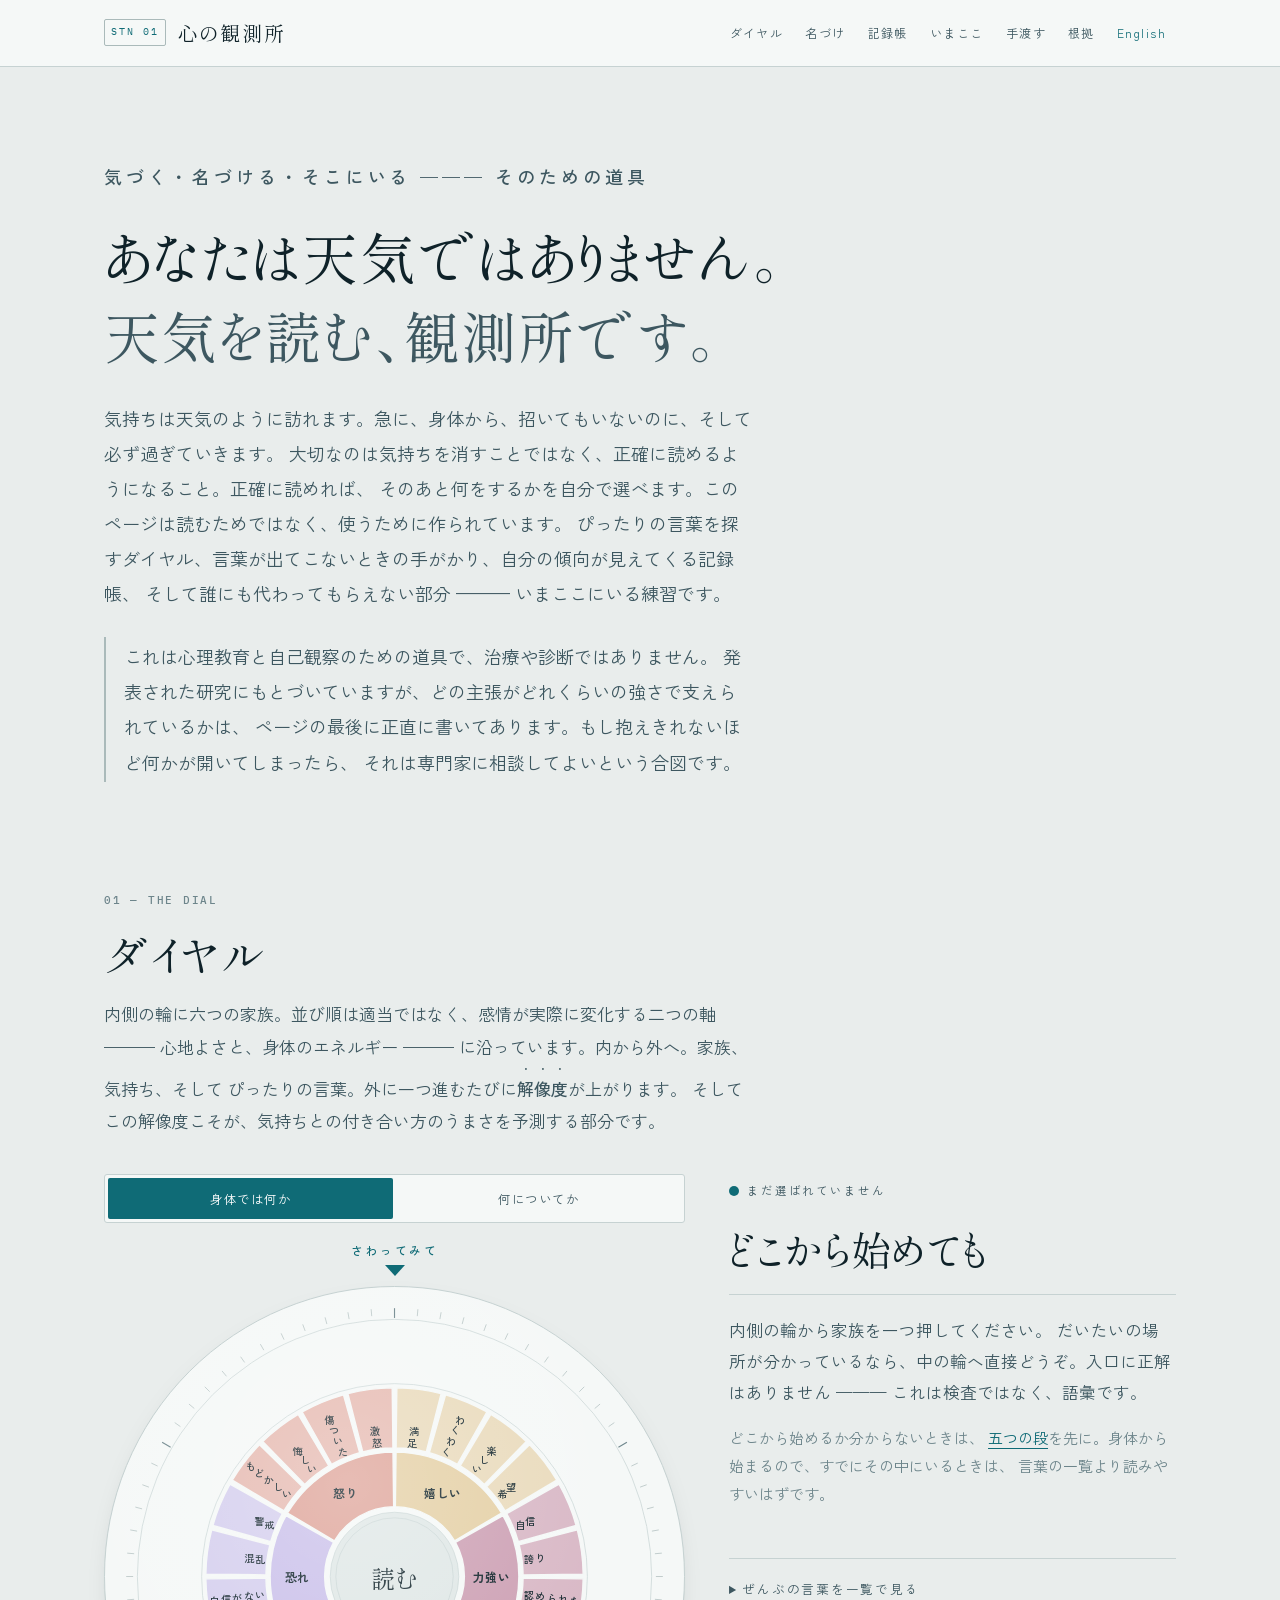
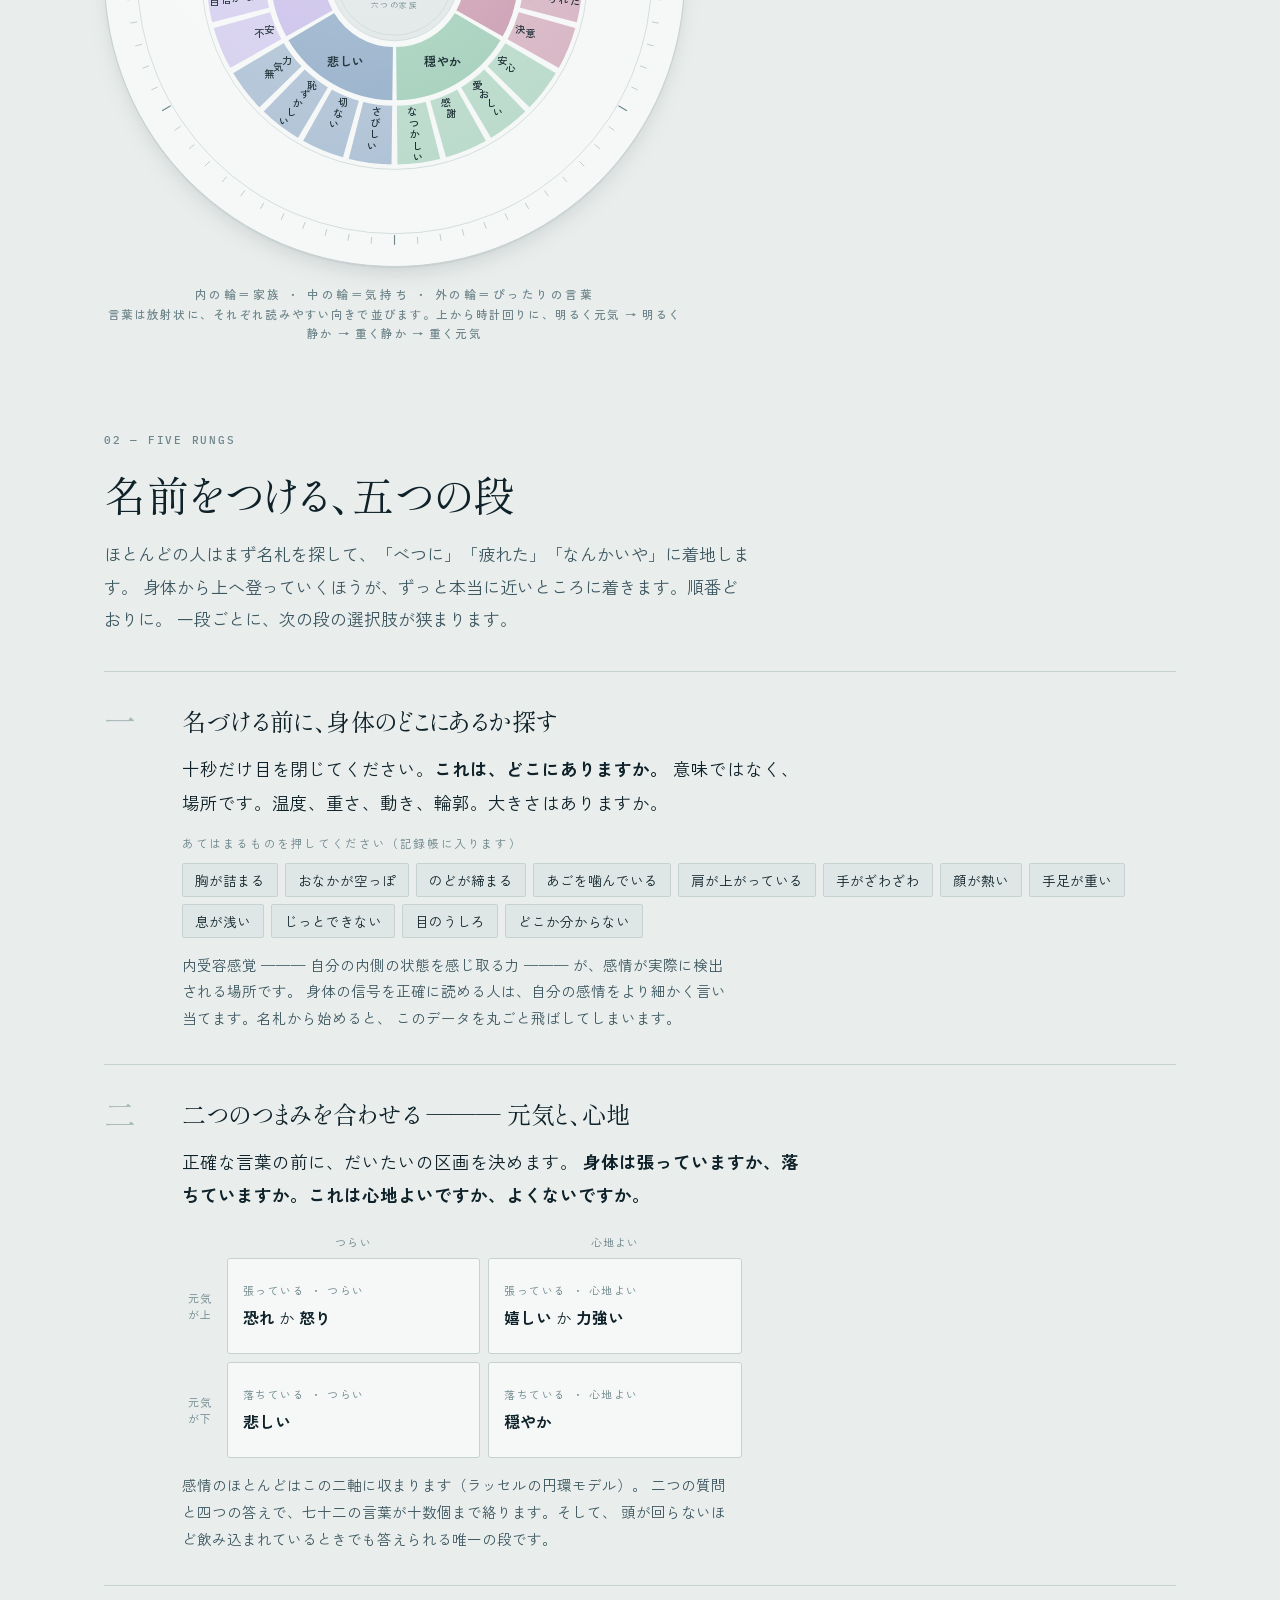
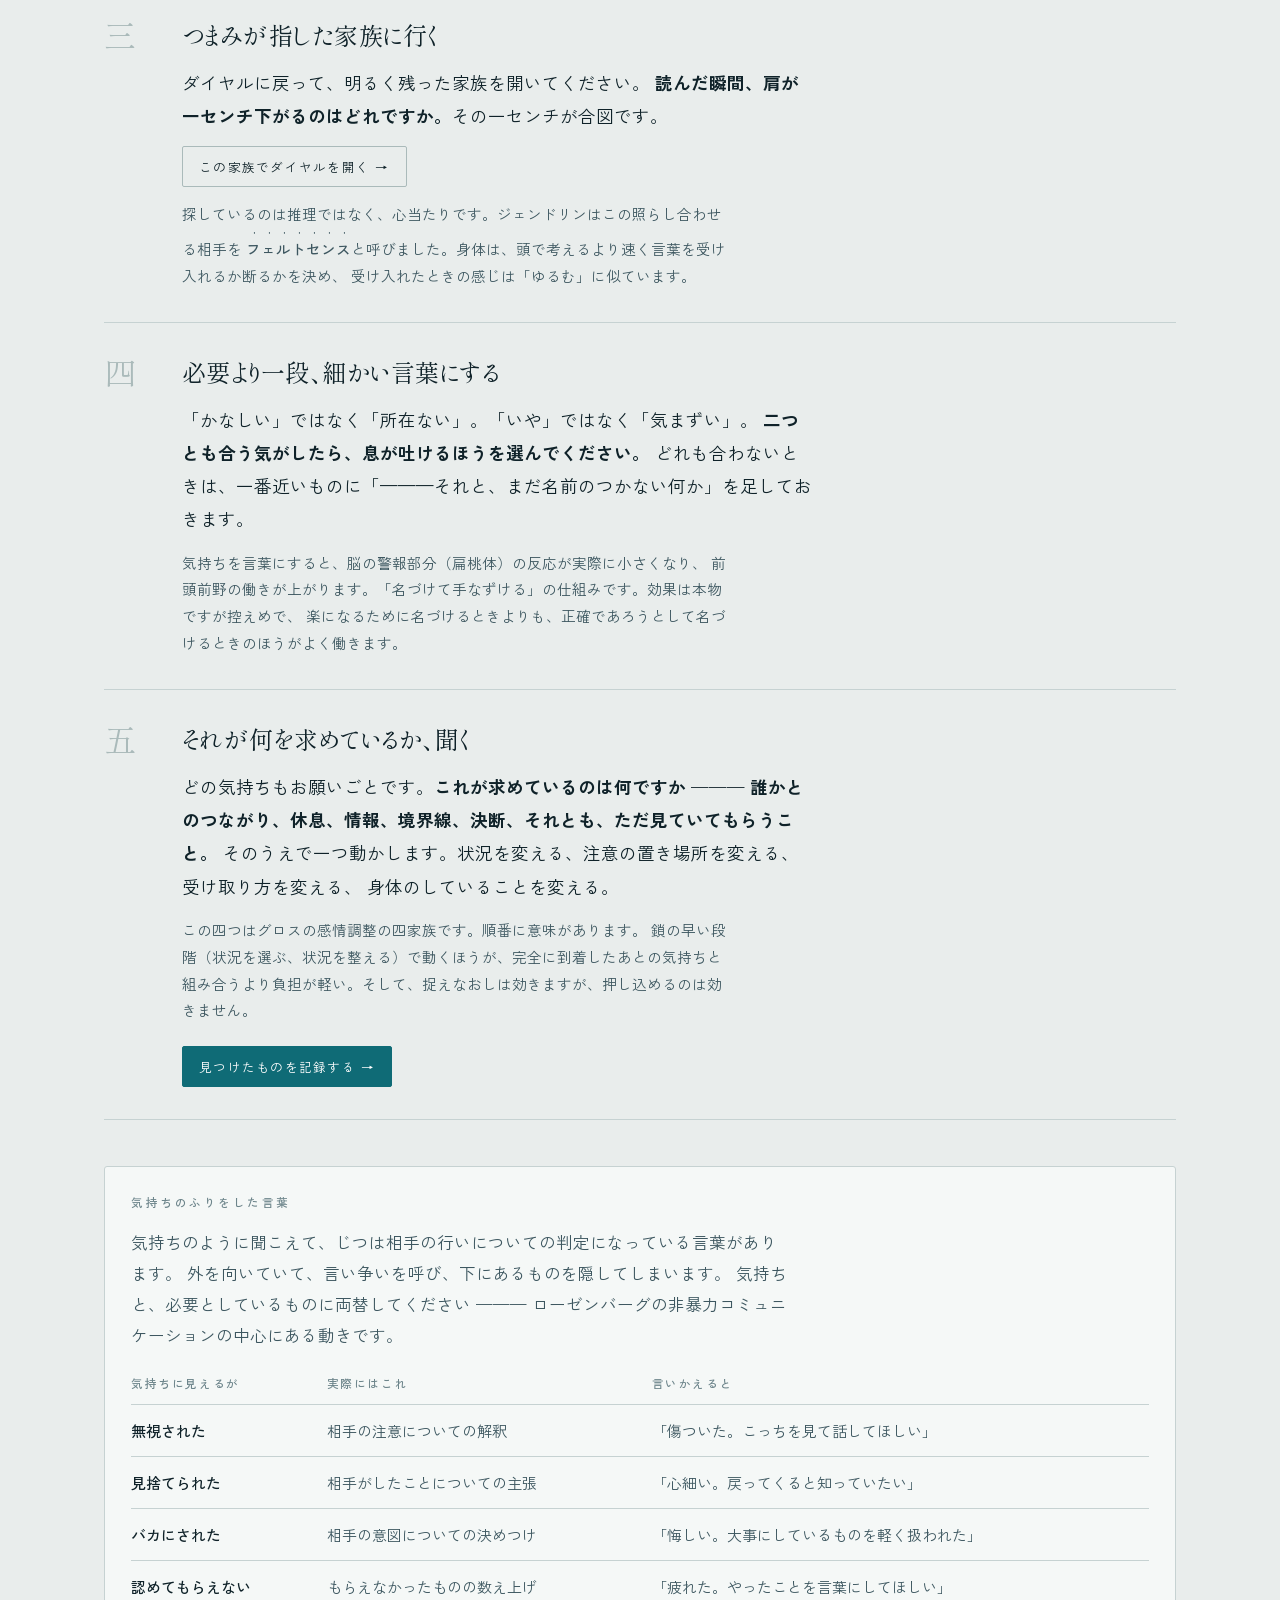
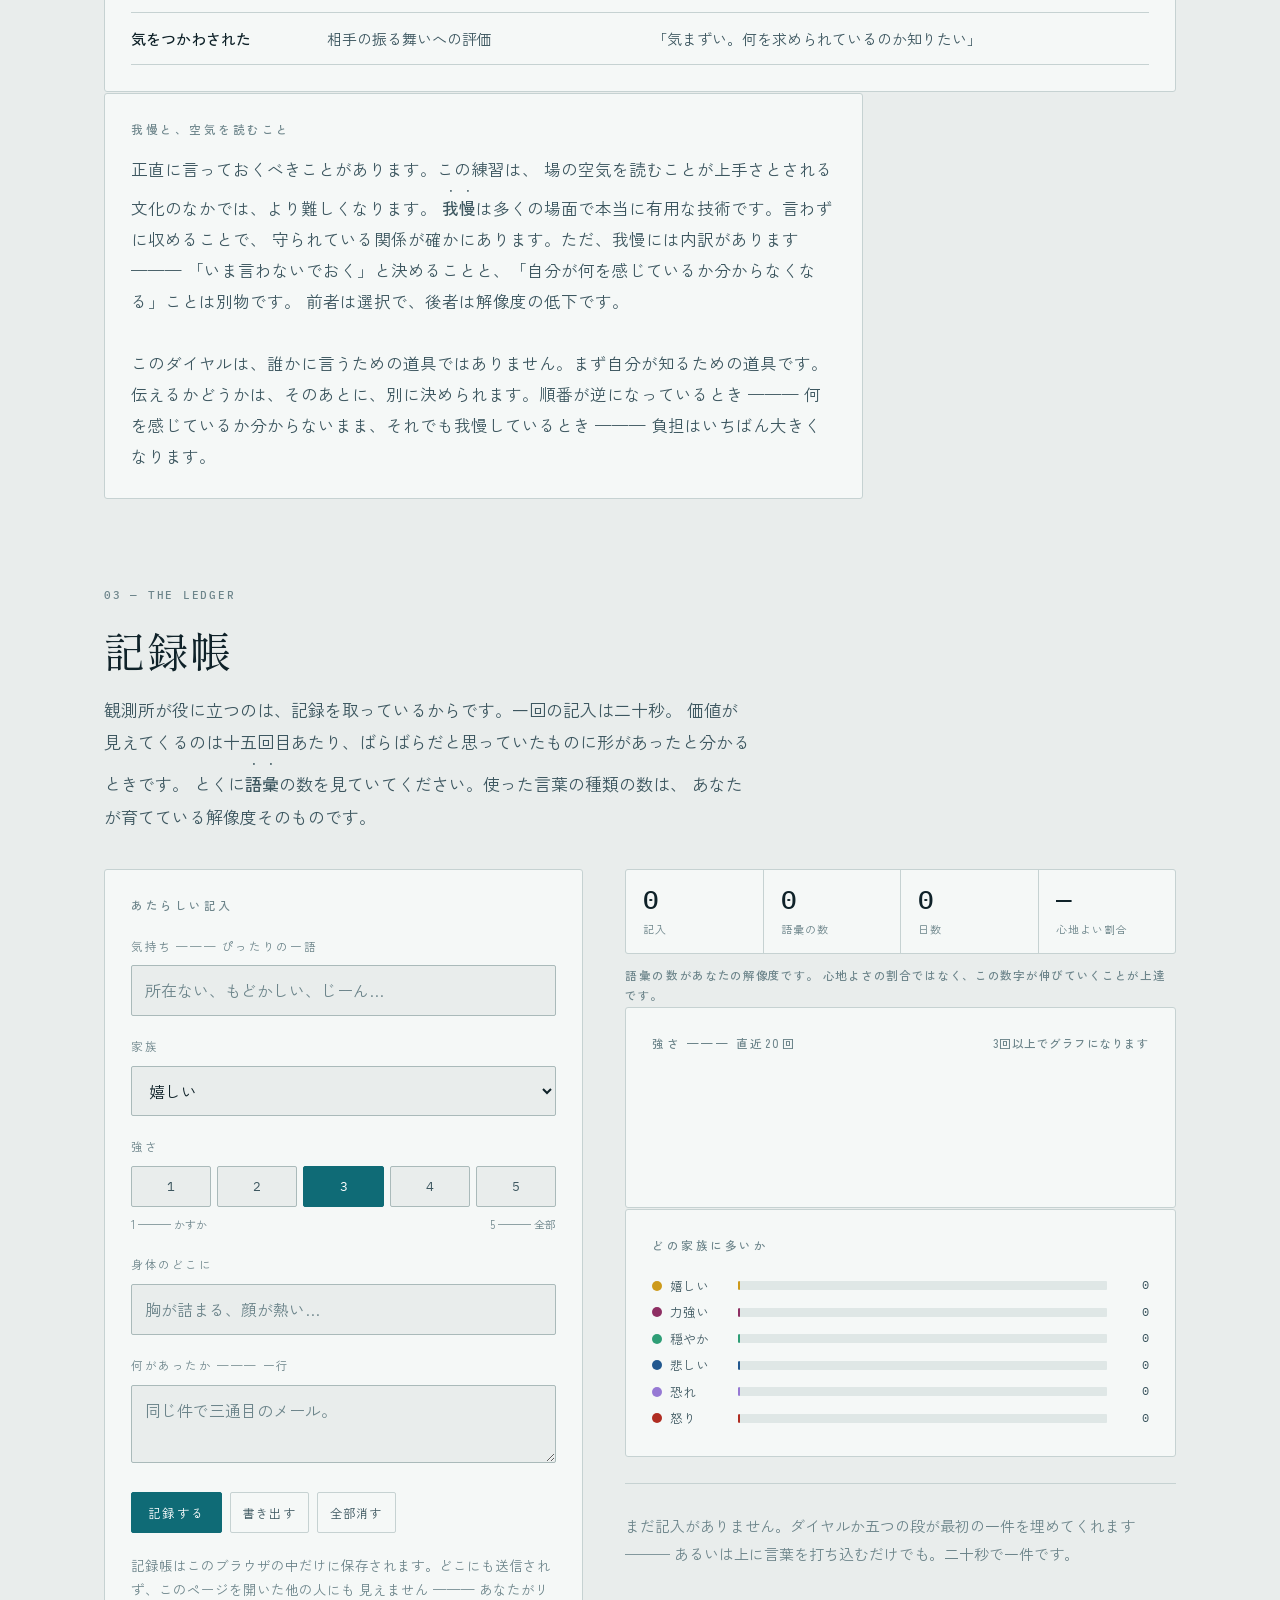
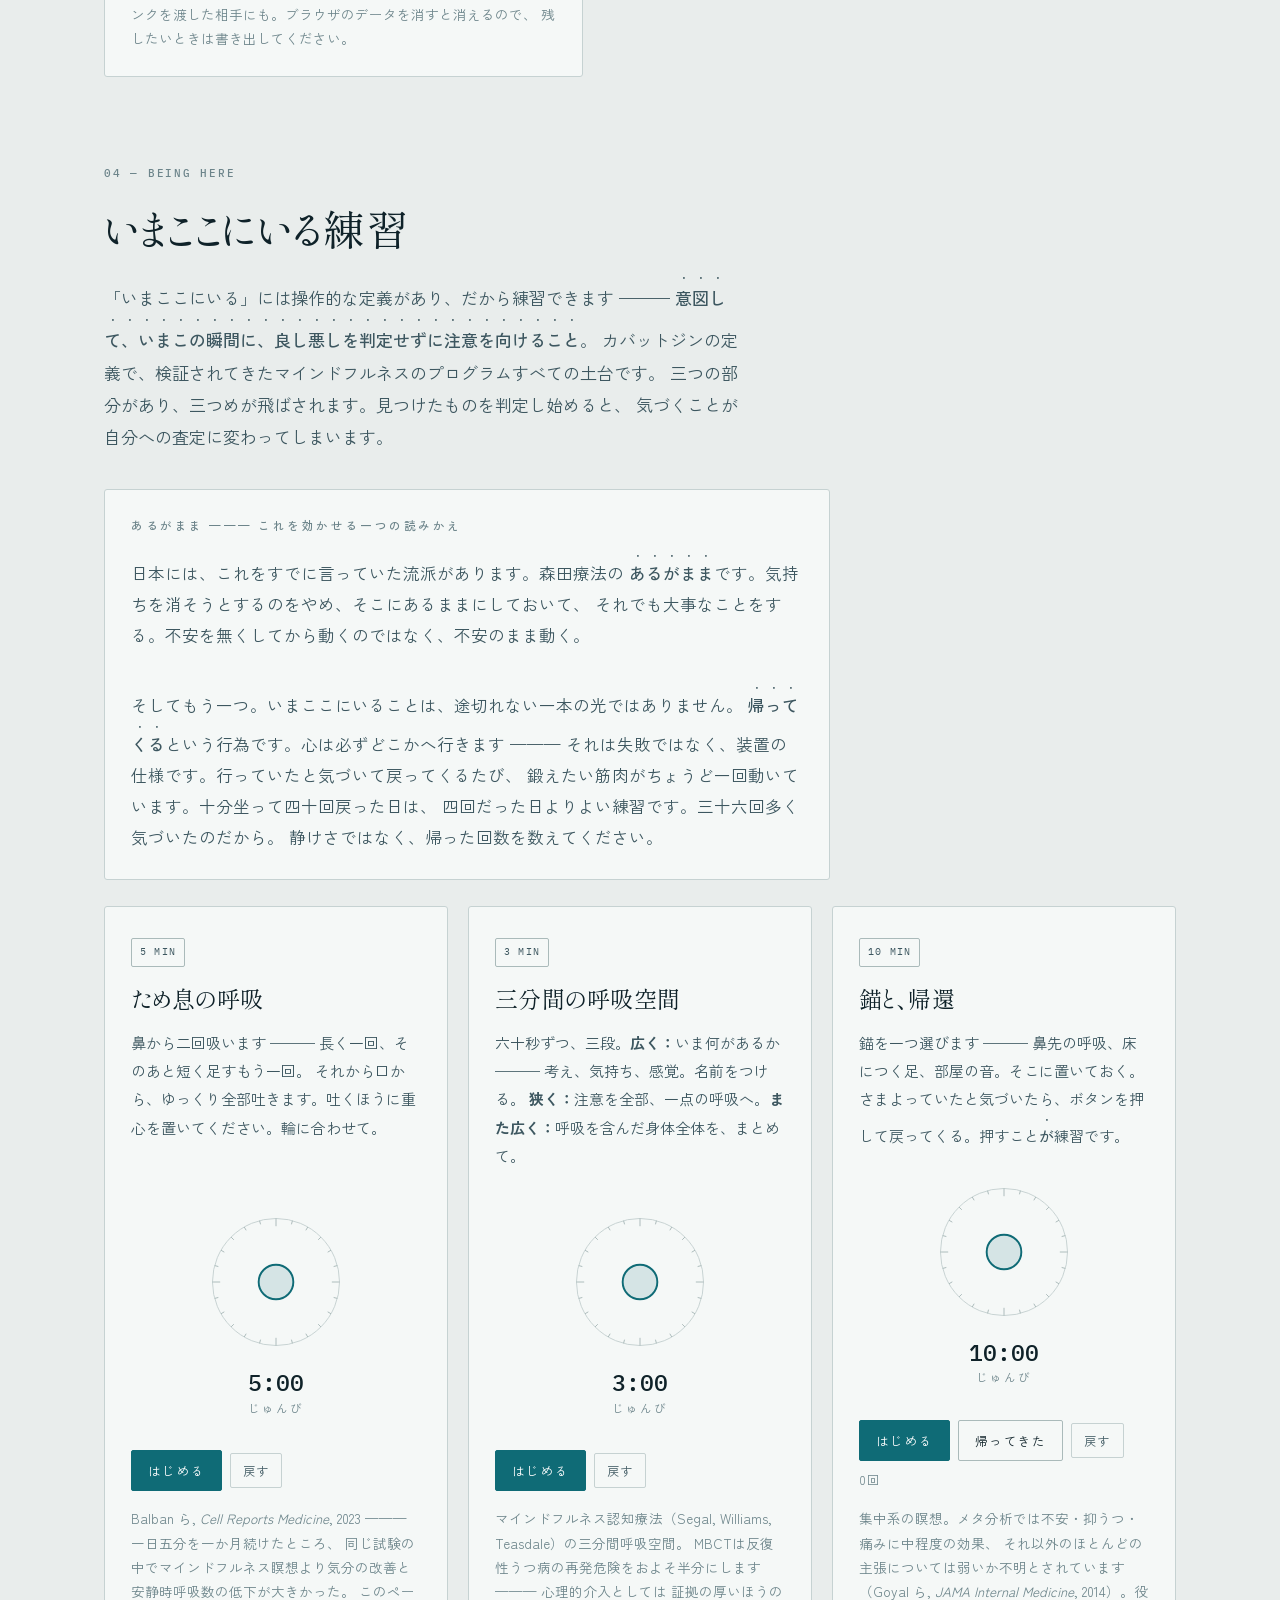
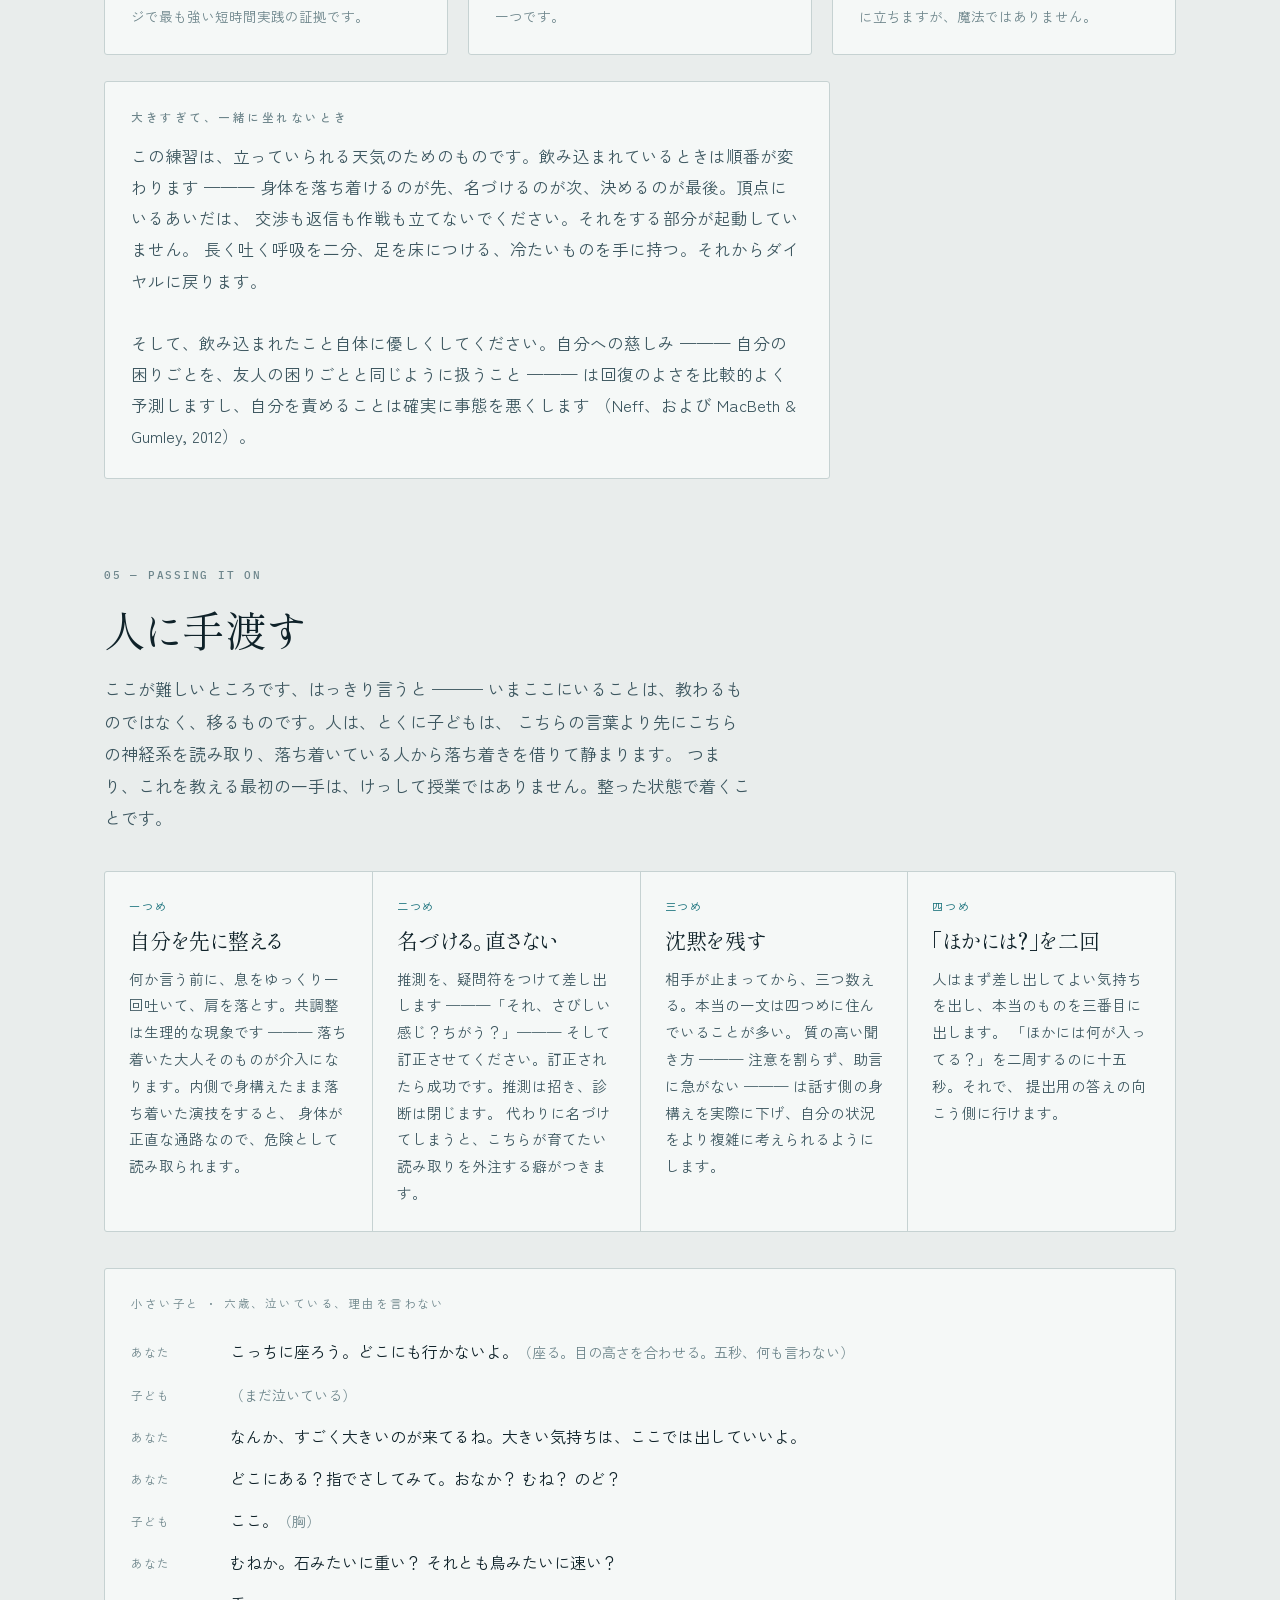
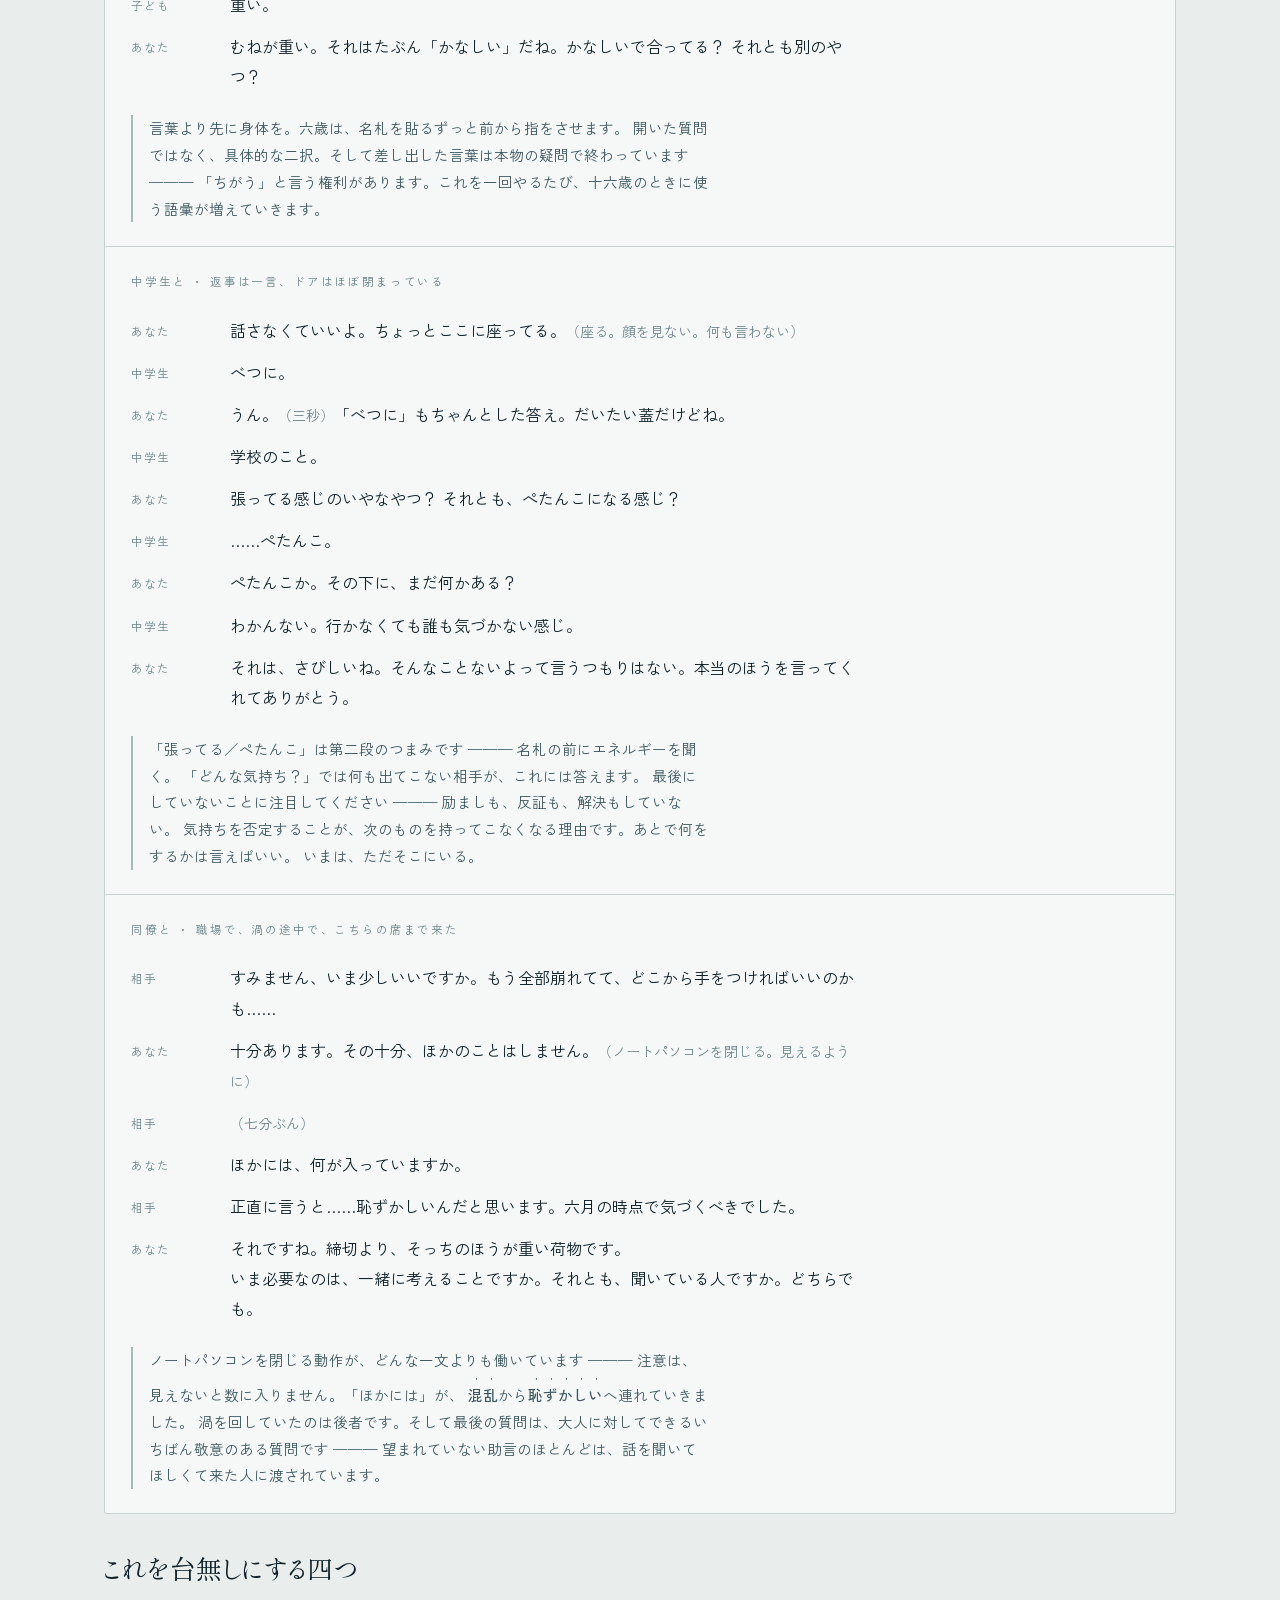
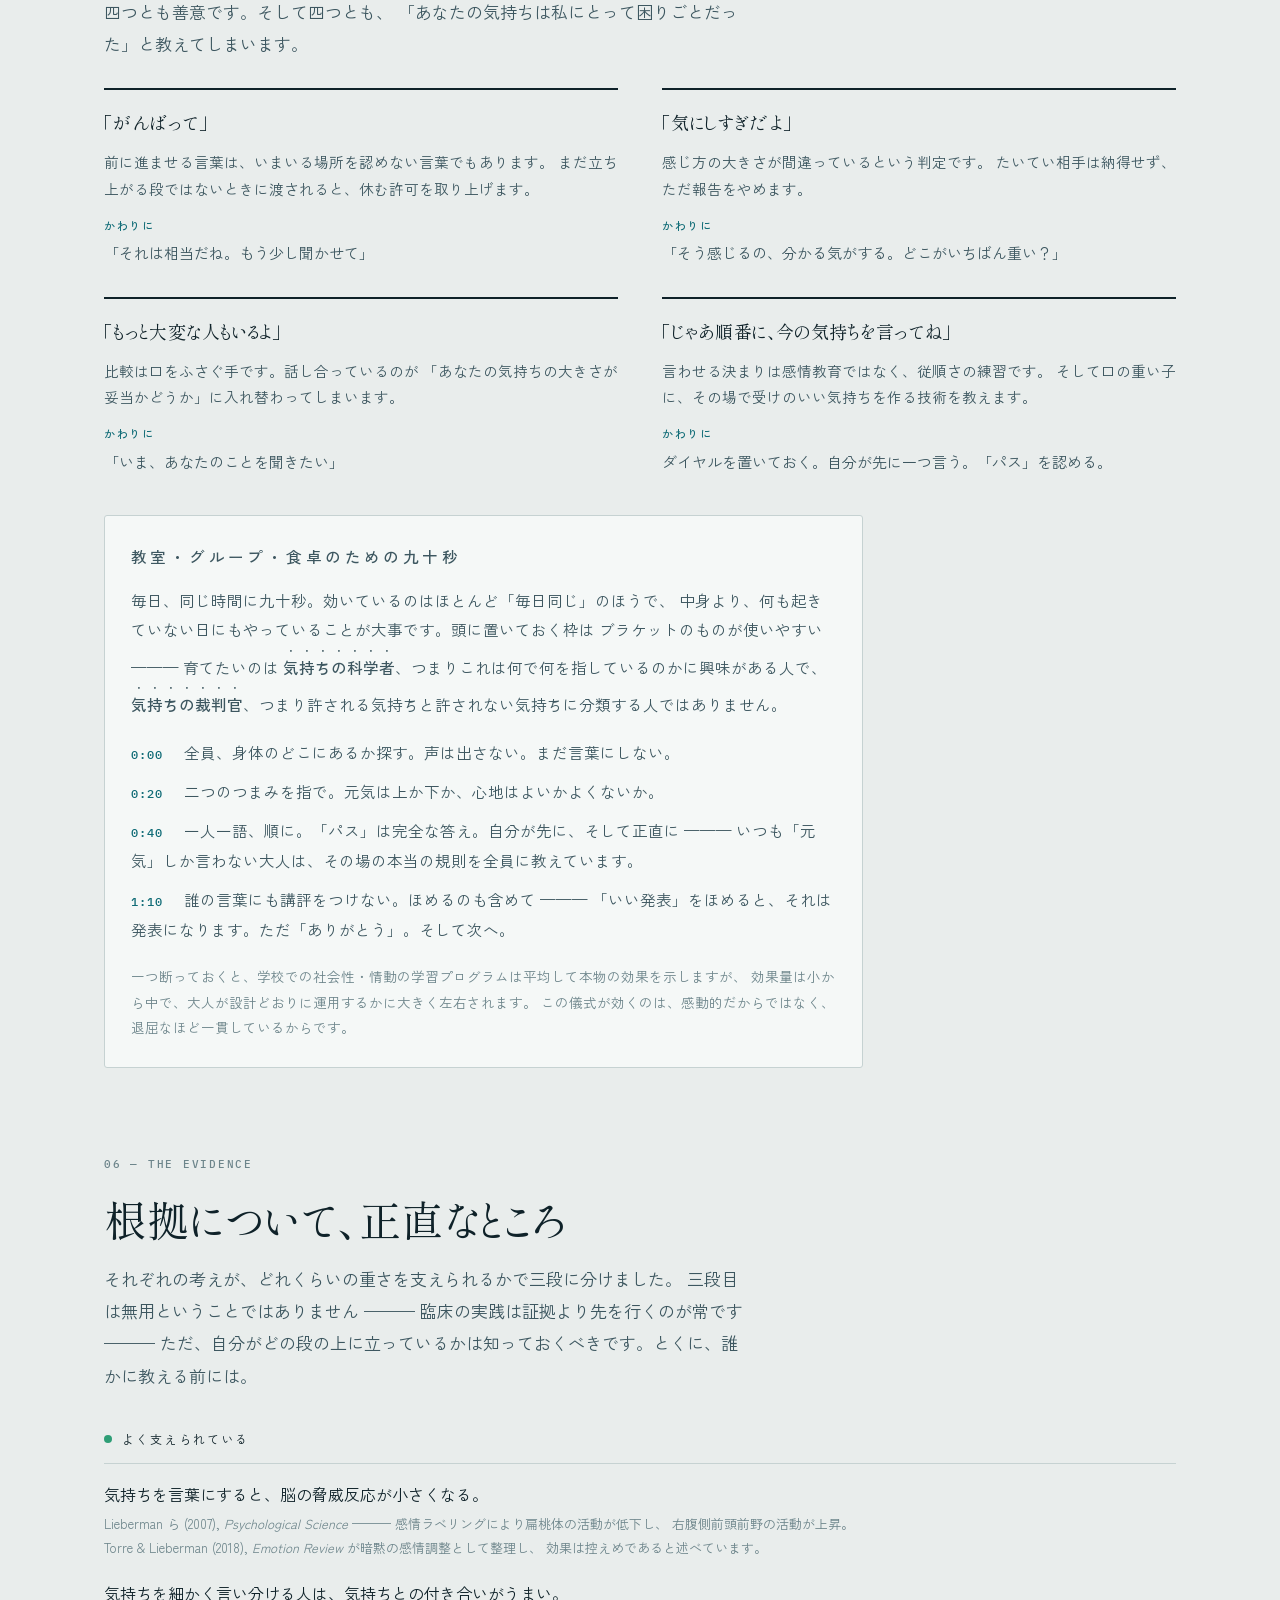
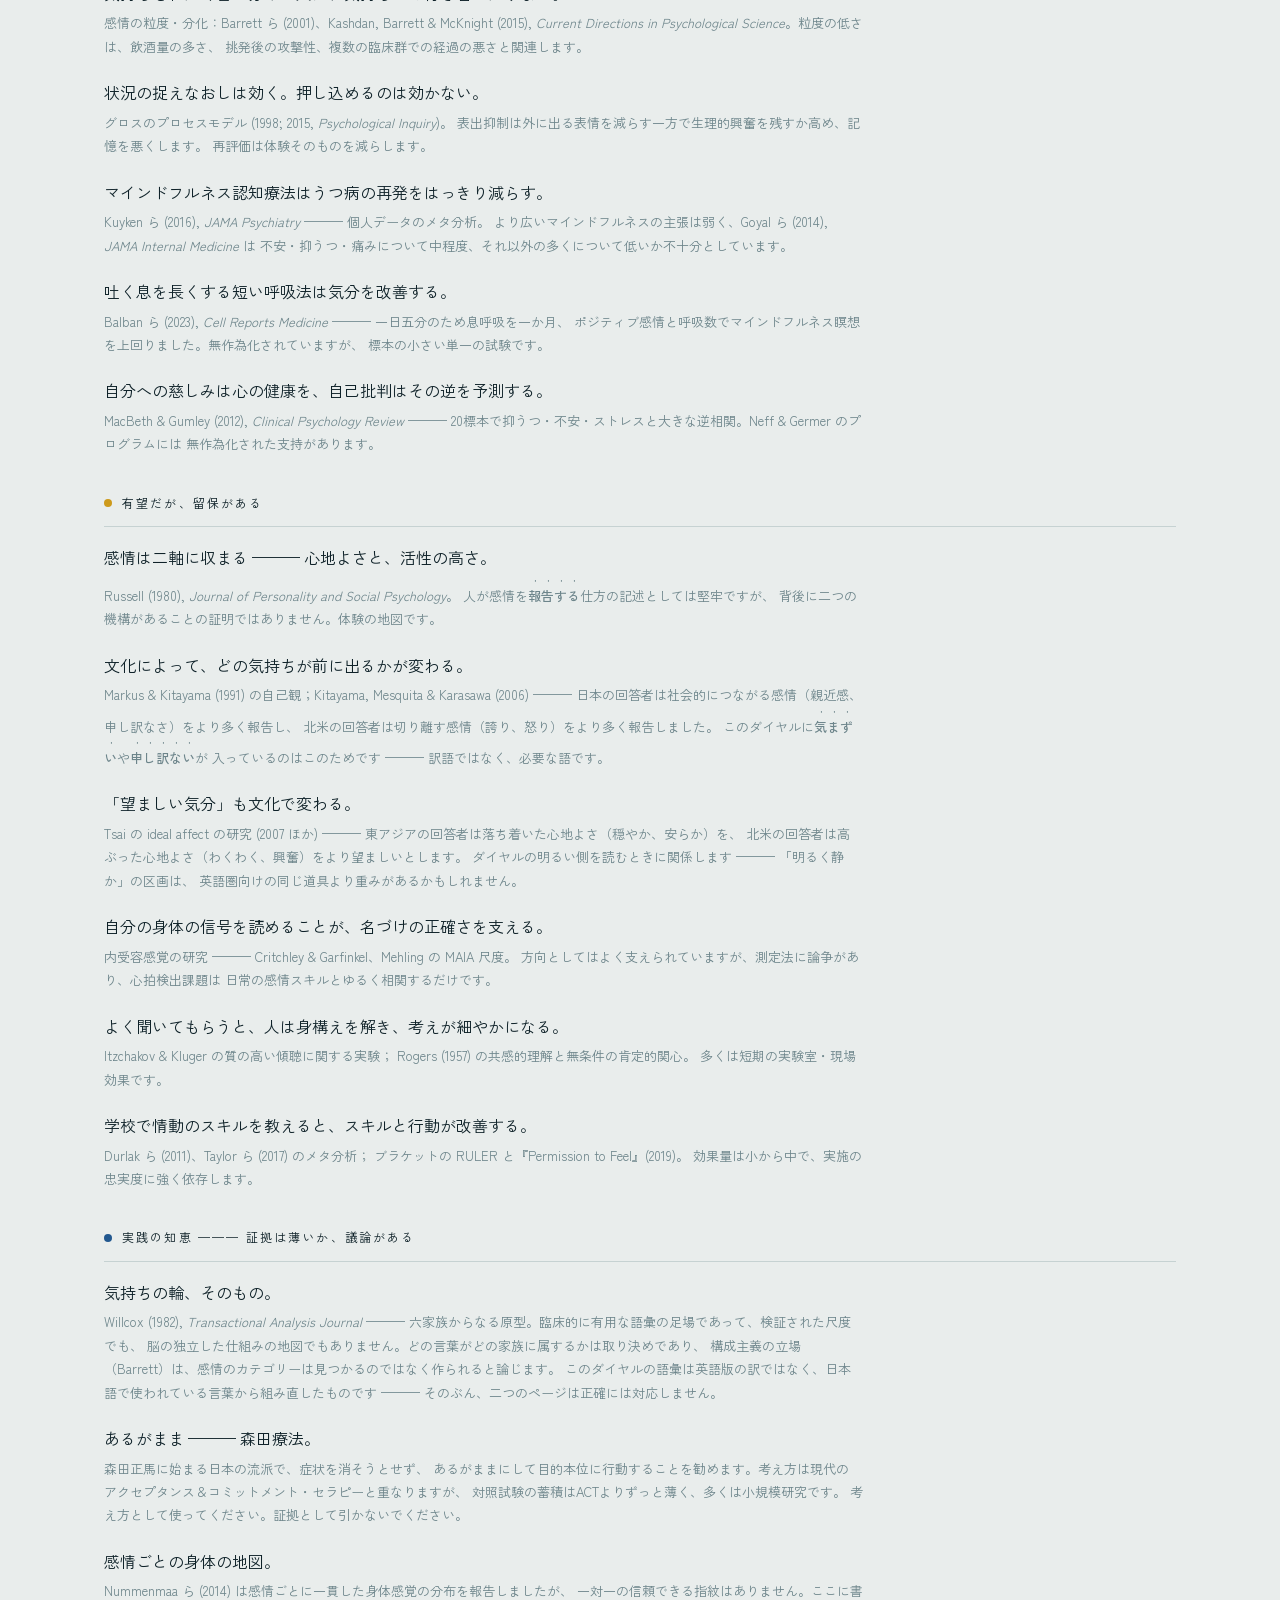
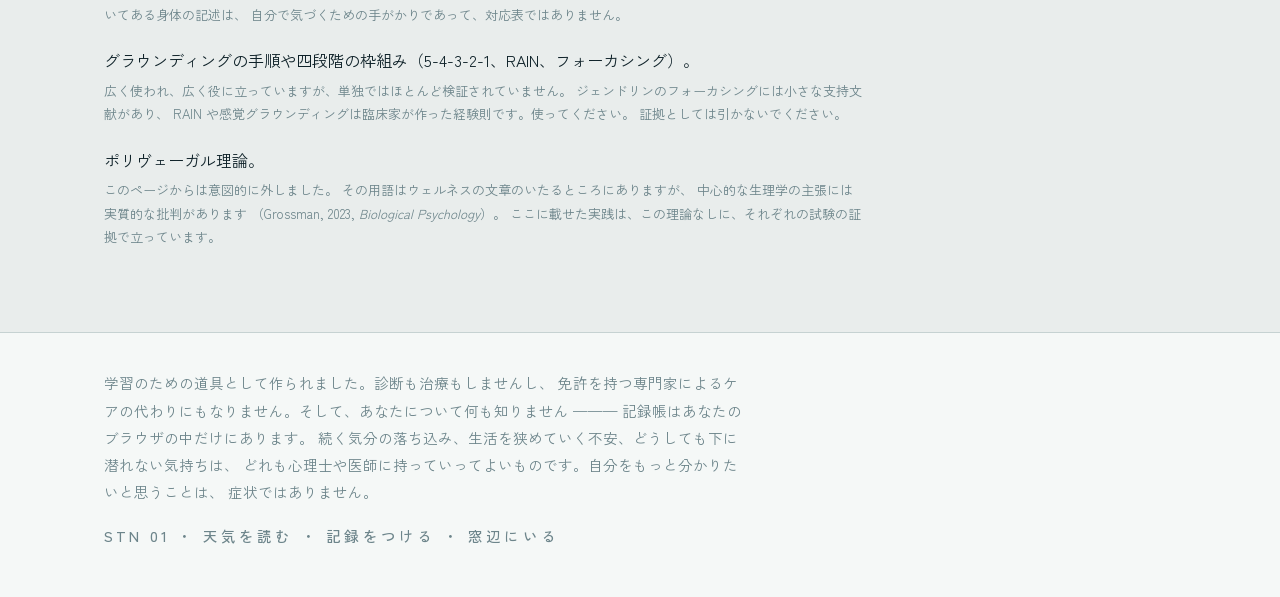
<file: kansokusho/index.html>
<!doctype html>
<html lang="ja">
<head>
<meta charset="utf-8">
<meta name="viewport" content="width=device-width,initial-scale=1">
<meta name="description" content="二つの気持ちのダイヤル ——— 身体では何か、そして何についてか。名づけの手がかり、記録帳、いまここにいる練習。">
<style>*,*::before,*::after{box-sizing:border-box}body{margin:0}img,svg{max-width:100%}</style>
</head>
<body>
<title>心の観測所</title>
<link rel="preconnect" href="https://fonts.googleapis.com">
<link rel="preconnect" href="https://fonts.gstatic.com" crossorigin>
<link rel="stylesheet" href="https://fonts.googleapis.com/css2?family=Shippori+Mincho:wght@400;600&family=Zen+Kaku+Gothic+New:wght@400;500;700&family=IBM+Plex+Mono:wght@400;500&display=swap">

<style>
/* ─────────────────────────  TOKENS  ───────────────────────── */
:root{
  --ground:#E9EDEC; --panel:#F5F8F7; --sunk:#DFE7E6;
  --ink:#0F2229; --ink-2:#3D5760; --ink-3:#6D858B;
  --rule:#C6D2D2; --rule-2:#AABABA;
  --accent:#0F6B76; --accent-2:#0B4E56; --accent-ink:#FFFFFF; --accent-wash:#D7E7E8;
  --f1:#CD9A1B; --f2:#8E2F63; --f3:#2E9E76; --f4:#22588F; --f5:#9679D4; --f6:#B02D22;
  --tint-rest:32%; --tint-core:44%; --tint-hover:53%; --tint-on:72%; --tint-dim:13%;
  --lift: 0 1px 1px rgba(15,34,41,.05), 0 10px 30px -18px rgba(15,34,41,.35);
  --dial-glass: radial-gradient(circle at 42% 34%, rgba(255,255,255,.28), rgba(255,255,255,0) 58%);
}
@media (prefers-color-scheme: dark){
  :root:not([data-theme="light"]){
    --ground:#0C1A20; --panel:#14252C; --sunk:#0A161B;
    --ink:#E3EDEC; --ink-2:#A9BFC4; --ink-3:#7D959B;
    --rule:#263B43; --rule-2:#375057;
    --accent:#5CC2CC; --accent-2:#8FDCE3; --accent-ink:#08181C; --accent-wash:#16333A;
    --f1:#B68B2E; --f2:#A63A6E; --f3:#33AC74; --f4:#2A6BB4; --f5:#9C82D6; --f6:#DC5B3C;
    --tint-rest:26%; --tint-core:37%; --tint-hover:47%; --tint-on:66%; --tint-dim:11%;
    --lift: 0 1px 1px rgba(0,0,0,.4), 0 14px 34px -18px rgba(0,0,0,.7);
    --dial-glass: radial-gradient(circle at 42% 34%, rgba(160,220,225,.10), rgba(0,0,0,0) 60%);
  }
}
:root[data-theme="dark"]{
  --ground:#0C1A20; --panel:#14252C; --sunk:#0A161B;
  --ink:#E3EDEC; --ink-2:#A9BFC4; --ink-3:#7D959B;
  --rule:#263B43; --rule-2:#375057;
  --accent:#5CC2CC; --accent-2:#8FDCE3; --accent-ink:#08181C; --accent-wash:#16333A;
  --f1:#B68B2E; --f2:#A63A6E; --f3:#33AC74; --f4:#2A6BB4; --f5:#9C82D6; --f6:#DC5B3C;
  --tint-rest:26%; --tint-core:37%; --tint-hover:47%; --tint-on:66%; --tint-dim:11%;
  --lift: 0 1px 1px rgba(0,0,0,.4), 0 14px 34px -18px rgba(0,0,0,.7);
  --dial-glass: radial-gradient(circle at 42% 34%, rgba(160,220,225,.10), rgba(0,0,0,0) 60%);
}

/* ─────────────────────────  BASE (Japanese typesetting)  ───────────────────────── */
*{box-sizing:border-box}
body{
  margin:0; background:var(--ground); color:var(--ink);
  font-family:"Zen Kaku Gothic New","Hiragino Sans","Hiragino Kaku Gothic ProN","Noto Sans JP",
    "Yu Gothic Medium","Meiryo",sans-serif;
  font-size:16.5px; line-height:1.88; font-weight:400;
  font-feature-settings:"palt" 1;          /* proportional kana — real JP typesetting */
  line-break:strict; word-break:normal; overflow-wrap:break-word;
  text-spacing-trim:trim-start;
  -webkit-font-smoothing:antialiased;
}
h1,h2,h3,h4{margin:0; font-weight:400; line-break:strict}
p{margin:0}
a{color:var(--accent); text-decoration-thickness:1px; text-underline-offset:4px}
:where(button,a,input,textarea,select,[tabindex]):focus-visible{
  outline:2px solid var(--accent); outline-offset:2px; border-radius:2px;
}
.wrap{max-width:1120px; margin:0 auto; padding:0 24px}
.measure{max-width:40em}

.mincho{font-family:"Shippori Mincho","Hiragino Mincho ProN","Yu Mincho","Noto Serif JP",serif; font-weight:400}
.mono{font-family:"IBM Plex Mono",ui-monospace,SFMono-Regular,Menlo,monospace}
.num{font-family:"IBM Plex Mono",ui-monospace,monospace; font-variant-numeric:tabular-nums}

/* Japanese has no italic. Emphasis is 圏点 — dots set above the text. */
.em{
  font-style:normal; font-weight:500;
  -webkit-text-emphasis:filled dot currentColor; text-emphasis:filled dot currentColor;
  -webkit-text-emphasis-position:over right; text-emphasis-position:over right;
}
.kana{font-size:.62em; color:var(--ink-3); letter-spacing:.04em; font-feature-settings:normal}

.eyebrow{
  font-family:"IBM Plex Mono",ui-monospace,monospace; font-size:11px; font-weight:500;
  letter-spacing:.16em; color:var(--ink-3); line-height:1.6;
}
.eyebrow-jp{
  font-size:11.5px; font-weight:500; letter-spacing:.22em; color:var(--ink-3); line-height:1.7;
}

section{padding:80px 0 8px}
section > .wrap > header{display:flex; flex-direction:column; gap:16px; margin-bottom:36px}
.sec-title{font-family:"Shippori Mincho","Hiragino Mincho ProN","Yu Mincho",serif; font-size:clamp(28px,4.2vw,42px); line-height:1.36; letter-spacing:.02em}
.sec-lede{color:var(--ink-2); font-size:17px; max-width:38em; line-height:1.9}

.card{background:var(--panel); border:1px solid var(--rule); border-radius:3px; padding:26px}
.stack{display:flex; flex-direction:column}
.g8{gap:8px} .g10{gap:10px} .g14{gap:14px} .g20{gap:20px} .g28{gap:28px}

/* ─────────────────────────  MASTHEAD  ───────────────────────── */
.mast{border-bottom:1px solid var(--rule); background:var(--panel)}
.mast-in{display:flex; align-items:center; justify-content:space-between; gap:20px; padding:14px 24px; max-width:1120px; margin:0 auto; flex-wrap:wrap}
.brand{display:flex; align-items:center; gap:12px}
.brand-mark{font-family:"IBM Plex Mono",monospace; font-size:10px; letter-spacing:.2em; color:var(--accent); border:1px solid var(--rule-2); padding:3px 6px; border-radius:2px}
.brand-name{font-family:"Shippori Mincho",serif; font-size:20px; letter-spacing:.1em}
nav.jump{display:flex; gap:2px; flex-wrap:wrap}
nav.jump a{font-size:12px; letter-spacing:.12em; color:var(--ink-2); text-decoration:none; padding:6px 10px; border-radius:2px}
nav.jump a:hover{color:var(--ink); background:var(--sunk)}

.hero{padding:66px 0 30px}
.hero h1{font-family:"Shippori Mincho",serif; font-size:clamp(30px,5.4vw,56px); line-height:1.42; letter-spacing:.02em}
.hero h1 .soft{color:var(--ink-2)}
.hero p{font-size:18px; color:var(--ink-2); max-width:36em; margin-top:26px; line-height:1.95}
.disclaim{margin-top:30px; border-left:2px solid var(--rule-2); padding:2px 0 2px 18px; font-size:14.5px; color:var(--ink-3); max-width:40em; line-height:1.85}

/* ─────────────────────────  DIAL  ───────────────────────── */
.dial-grid{display:grid; grid-template-columns:minmax(0,1.3fr) minmax(0,1fr); gap:44px; align-items:start}
@media (max-width:1000px){ .dial-grid{grid-template-columns:1fr; gap:30px} }

.dial-shell{position:relative; background:var(--panel); border:1px solid var(--rule); border-radius:50%; padding:10px; box-shadow:var(--lift)}
.dial-shell::after{content:""; position:absolute; inset:0; border-radius:50%; background:var(--dial-glass); pointer-events:none}
svg.dial{display:block; width:100%; height:auto; overflow:visible}

.wseg{fill:color-mix(in oklab, var(--c) var(--tint-rest), var(--panel)); stroke:var(--panel); stroke-width:2; transition:fill .16s ease}
.wedge[data-kind="core"] .wseg{fill:color-mix(in oklab, var(--c) var(--tint-core), var(--panel))}
.wedge{cursor:pointer}
.wedge:hover .wseg{fill:color-mix(in oklab, var(--c) var(--tint-hover), var(--panel))}
.wedge[data-on="1"] .wseg{fill:color-mix(in oklab, var(--c) var(--tint-on), var(--panel)); stroke:var(--c); stroke-width:1.5}
.wedge[data-dim="1"] .wseg{fill:color-mix(in oklab, var(--c) var(--tint-dim), var(--panel))}
.wedge[data-dim="1"] .wlabel{opacity:.5}
.wedge:focus{outline:none}
.wedge:focus-visible .wseg{stroke:var(--ink); stroke-width:2.5}

/* glyphs stay upright at every angle — stacked outward along the radius */
.wlabel{pointer-events:none; transition:opacity .16s ease}
.wlabel text{text-anchor:middle; dominant-baseline:central; fill:var(--ink);
  font-family:"Zen Kaku Gothic New","Hiragino Sans",sans-serif; font-feature-settings:normal}
.wl-core text{font-size:17px; font-weight:700; letter-spacing:.06em}
.wl-mid  text{font-size:14.5px; font-weight:500}
.wl-nub  text{font-size:14px; font-weight:400; fill:var(--ink-2)}
.tick{stroke:var(--rule-2); stroke-width:1}
.tick-major{stroke:var(--ink-3); stroke-width:1.6}
.hub-plate{fill:var(--sunk); stroke:var(--rule); stroke-width:1}
.hub-word{font-family:"Shippori Mincho",serif; fill:var(--ink); text-anchor:middle; dominant-baseline:central; letter-spacing:.04em}
.hub-sub{font-size:11px; letter-spacing:.18em; fill:var(--ink-3); text-anchor:middle; dominant-baseline:central;
  font-family:"Zen Kaku Gothic New",sans-serif}

.readout{position:sticky; top:16px}
.readout-head{border-bottom:1px solid var(--rule); padding-bottom:18px; margin-bottom:20px}
.readout-kana{font-size:12.5px; letter-spacing:.22em; color:var(--ink-3); display:block; min-height:1.3em}
.readout-name{font-family:"Shippori Mincho",serif; font-size:clamp(28px,4.4vw,40px); line-height:1.32; letter-spacing:.03em; margin-top:2px}
.fam-chip{display:inline-flex; align-items:center; gap:8px; font-size:11.5px; letter-spacing:.16em; color:var(--ink-2)}
.dot{width:10px; height:10px; border-radius:50%; background:var(--c,var(--accent)); flex:0 0 auto}
.field{display:grid; grid-template-columns:6.5em 1fr; gap:16px; padding:14px 0; border-bottom:1px dashed var(--rule)}
.field:last-of-type{border-bottom:0}
.field dt{font-size:11.5px; letter-spacing:.14em; color:var(--ink-3); padding-top:6px; line-height:1.6}
.field dd{margin:0; color:var(--ink); font-size:15.5px; line-height:1.88}
@media (max-width:560px){ .field{grid-template-columns:1fr; gap:4px} }
.nubs{display:flex; flex-wrap:wrap; gap:7px; margin-top:4px}

.btn{font-size:12.5px; letter-spacing:.1em; background:transparent; color:var(--ink);
  border:1px solid var(--rule-2); border-radius:2px; padding:10px 16px; cursor:pointer;
  font-family:inherit; transition:background .15s, border-color .15s}
.btn:hover{background:var(--sunk); border-color:var(--ink-3)}
.btn-primary{background:var(--accent); color:var(--accent-ink); border-color:var(--accent)}
.btn-primary:hover{background:var(--accent-2); border-color:var(--accent-2); color:var(--accent-ink)}
.btn-quiet{border-color:var(--rule); color:var(--ink-2); font-size:12px; padding:8px 12px}
.btn-row{display:flex; flex-wrap:wrap; gap:8px; margin-top:22px}
.chip{font-size:13.5px; background:var(--sunk); color:var(--ink); border:1px solid var(--rule);
  border-radius:2px; padding:6px 12px; cursor:pointer; font-family:inherit}
.chip:hover{border-color:var(--ink-3)}
.chip[aria-pressed="true"]{background:var(--accent-wash); border-color:var(--accent)}

details.listview{margin-top:28px; border-top:1px solid var(--rule); padding-top:18px}
details.listview summary{cursor:pointer; font-size:12.5px; letter-spacing:.14em; color:var(--ink-2)}
details.listview summary:hover{color:var(--ink)}
.vocab{display:grid; grid-template-columns:repeat(auto-fill,minmax(238px,1fr)); gap:24px; margin-top:24px}
.vocab h4{font-size:12px; letter-spacing:.16em; display:flex; align-items:center; gap:8px; margin-bottom:10px}
.vocab ul{list-style:none; margin:0; padding:0; display:flex; flex-wrap:wrap; gap:6px}
.vocab button{font-family:inherit; font-size:14px; background:none; border:0;
  border-bottom:1px solid var(--rule); color:var(--ink-2); padding:1px 0; cursor:pointer}
.vocab button:hover{color:var(--ink); border-color:var(--ink)}

/* ─────────────────────────  LADDER  ───────────────────────── */
.rungs{display:flex; flex-direction:column}
.rung{display:grid; grid-template-columns:56px 1fr; gap:22px; padding:32px 0; border-top:1px solid var(--rule)}
.rung:last-child{border-bottom:1px solid var(--rule)}
.rung-n{font-family:"Shippori Mincho",serif; font-size:32px; color:var(--rule-2); line-height:1}
.rung h3{font-family:"Shippori Mincho",serif; font-size:24px; line-height:1.42; letter-spacing:.02em}
.rung .ask{font-size:17.5px; max-width:36em; line-height:1.9}
.rung .why{font-size:14.5px; color:var(--ink-2); max-width:38em; line-height:1.85}
@media (max-width:640px){ .rung{grid-template-columns:1fr; gap:12px} .rung-n{font-size:24px} }

.quad{display:grid; grid-template-columns:auto 1fr 1fr; grid-template-rows:auto auto auto; gap:8px; max-width:560px; margin-top:8px}
.quad .qlab{font-size:11px; letter-spacing:.12em; color:var(--ink-3); display:flex; align-items:center; justify-content:center; text-align:center; padding:0 6px; line-height:1.5}
.quad button{text-align:left; background:var(--panel); border:1px solid var(--rule); border-radius:3px;
  padding:15px; cursor:pointer; color:var(--ink); font-family:inherit; min-height:96px; transition:border-color .15s, background .15s}
.quad button:hover{border-color:var(--ink-3)}
.quad button[aria-pressed="true"]{border-color:var(--accent); background:var(--accent-wash)}
.quad .qt{font-size:11px; letter-spacing:.14em; color:var(--ink-3); display:block; margin-bottom:7px}
.quad .qb{font-size:15.5px; line-height:1.6; display:block}
.quad .qb b{font-weight:700}

.tblwrap{overflow-x:auto}
.imposters table{width:100%; border-collapse:collapse; font-size:15px}
.imposters th{text-align:left; font-size:11.5px; letter-spacing:.14em; color:var(--ink-3); font-weight:500; padding:0 16px 10px 0; border-bottom:1px solid var(--rule); white-space:nowrap}
.imposters td{padding:12px 16px 12px 0; border-bottom:1px solid var(--rule); vertical-align:top; color:var(--ink-2); line-height:1.8}
.imposters td:first-child{color:var(--ink); white-space:nowrap; font-weight:500}

/* ─────────────────────────  LEDGER  ───────────────────────── */
.log-grid{display:grid; grid-template-columns:minmax(0,1fr) minmax(0,1.15fr); gap:42px; align-items:start}
@media (max-width:1000px){ .log-grid{grid-template-columns:1fr; gap:32px} }
.lab{font-size:11.5px; letter-spacing:.14em; color:var(--ink-3); display:block; margin-bottom:8px}
input[type="text"], textarea, select{width:100%; font-family:inherit; font-size:16px; color:var(--ink);
  background:var(--ground); border:1px solid var(--rule-2); border-radius:2px; padding:11px 13px; line-height:1.7}
textarea{resize:vertical; min-height:66px}
input::placeholder, textarea::placeholder{color:var(--ink-3)}
.dialer{display:flex; gap:6px}
.dialer button{flex:1; font-family:"IBM Plex Mono",monospace; font-size:13px; padding:11px 0;
  background:var(--ground); border:1px solid var(--rule-2); border-radius:2px; color:var(--ink-2); cursor:pointer}
.dialer button[aria-pressed="true"]{background:var(--accent); border-color:var(--accent); color:var(--accent-ink)}
.dial-scale{display:flex; justify-content:space-between; font-size:11px; color:var(--ink-3); margin-top:7px}

.tiles{display:grid; grid-template-columns:repeat(auto-fit,minmax(124px,1fr)); gap:1px; background:var(--rule); border:1px solid var(--rule); border-radius:3px; overflow:hidden}
.tile{background:var(--panel); padding:15px 17px}
.tile .tv{font-family:"IBM Plex Mono",monospace; font-size:26px; font-weight:500; font-variant-numeric:tabular-nums; line-height:1.15}
.tile .tl{font-size:11px; letter-spacing:.1em; color:var(--ink-3); margin-top:6px; line-height:1.6}

.spark-card{margin-top:1px}
.spark-head{display:flex; align-items:baseline; justify-content:space-between; gap:12px; margin-bottom:4px}
svg.spark{display:block; width:100%; height:auto; overflow:visible; touch-action:none}
.spk-line{fill:none; stroke:var(--accent); stroke-width:2; stroke-linecap:round; stroke-linejoin:round}
.spk-area{fill:var(--accent); opacity:.11}
.spk-grid{stroke:var(--rule); stroke-width:1}
.spk-end{fill:var(--accent); stroke:var(--panel); stroke-width:2}
.spk-hit{fill:transparent}
.spk-cross{stroke:var(--ink-3); stroke-width:1; stroke-dasharray:2 3}
.spk-ax{font-family:"IBM Plex Mono",monospace; font-size:9.5px; fill:var(--ink-3)}
.tip{position:absolute; pointer-events:none; background:var(--ink); color:var(--ground); font-size:12px;
  padding:7px 10px; border-radius:2px; white-space:nowrap; transform:translate(-50%,-135%); opacity:0; transition:opacity .1s; z-index:5}
.relpos{position:relative}

.dist{display:flex; flex-direction:column; gap:3px; margin-top:18px}
.distrow{display:grid; grid-template-columns:5.5em 1fr 2.2em; gap:12px; align-items:center; font-size:13.5px}
.distrow .dn{font-size:12.5px; color:var(--ink-2); display:flex; align-items:center; gap:8px}
.bartrack{display:block; background:var(--sunk); border-radius:1px; overflow:hidden}
.bar{display:block; height:9px; border-radius:1px; background:var(--c); min-width:2px}
.distrow .dv{font-family:"IBM Plex Mono",monospace; font-size:12px; font-variant-numeric:tabular-nums; color:var(--ink-2); text-align:right}

.ledger{margin-top:26px; border-top:1px solid var(--rule)}
.entry{display:grid; grid-template-columns:5.6em 1fr auto; gap:16px; padding:14px 0; border-bottom:1px solid var(--rule); align-items:start}
.entry .ets{font-family:"IBM Plex Mono",monospace; font-size:11px; color:var(--ink-3); font-variant-numeric:tabular-nums; padding-top:5px; line-height:1.45}
.entry .ew{display:flex; align-items:baseline; gap:9px; flex-wrap:wrap}
.entry .ewn{font-size:17px; font-weight:500}
.entry .eint{font-size:11.5px; color:var(--ink-3); letter-spacing:.08em}
.entry .enote{display:block; font-size:14.5px; color:var(--ink-2); margin-top:4px; line-height:1.8}
.entry .del{background:none; border:0; color:var(--ink-3); cursor:pointer; font-size:13px; padding:2px 5px; line-height:1}
.entry .del:hover{color:var(--f6)}
.empty{padding:28px 0; color:var(--ink-3); font-size:15px; line-height:1.85}

/* ─────────────────────────  PRACTICE  ───────────────────────── */
.prac-grid{display:grid; grid-template-columns:repeat(auto-fit,minmax(296px,1fr)); gap:20px}
.prac{display:flex; flex-direction:column; gap:15px}
.prac h3{font-family:"Shippori Mincho",serif; font-size:23px; line-height:1.4; letter-spacing:.02em}
.prac .how{font-size:15px; color:var(--ink-2); line-height:1.88}
.prac .src{font-size:13.5px; color:var(--ink-3); line-height:1.8}
.pacer-wrap{display:flex; flex-direction:column; align-items:center; gap:10px; padding:10px 0; margin-top:auto}
svg.pacer{width:154px; height:154px; overflow:visible}
.pc-track{fill:none; stroke:var(--rule); stroke-width:1}
.pc-fill{fill:var(--accent); opacity:.14}
.pc-ring{fill:none; stroke:var(--accent); stroke-width:2}
.pc-ticks{stroke:var(--rule-2); stroke-width:1}
.pc-readout{display:flex; flex-direction:column; align-items:center; gap:2px; margin:0}
.pc-clock{font-family:"IBM Plex Mono",monospace; font-size:23px; font-weight:500; font-variant-numeric:tabular-nums; line-height:1.15}
.pc-lab{font-size:11.5px; letter-spacing:.16em; color:var(--ink-3)}
.prac-foot{display:flex; gap:8px; align-items:center; flex-wrap:wrap; padding-top:6px}
.retcount{font-size:12px; color:var(--ink-3); letter-spacing:.06em}
.pill{display:inline-block; font-family:"IBM Plex Mono",monospace; font-size:10px; letter-spacing:.12em;
  padding:4px 8px; border-radius:2px; border:1px solid var(--rule-2); color:var(--ink-2)}

/* ─────────────────────────  TEACH  ───────────────────────── */
.moves{display:grid; grid-template-columns:repeat(auto-fit,minmax(252px,1fr)); gap:1px; background:var(--rule); border:1px solid var(--rule); border-radius:3px; overflow:hidden}
.move{background:var(--panel); padding:24px}
.move .mk{font-size:11px; letter-spacing:.16em; color:var(--accent); margin-bottom:10px}
.move h4{font-family:"Shippori Mincho",serif; font-size:21px; line-height:1.4; margin-bottom:10px; letter-spacing:.02em}
.move p{font-size:14.5px; color:var(--ink-2); line-height:1.85}

.scripts{display:flex; flex-direction:column; gap:1px; background:var(--rule); border:1px solid var(--rule); border-radius:3px; overflow:hidden}
.script{background:var(--panel); padding:24px 26px}
.script .who{font-size:11.5px; letter-spacing:.16em; color:var(--ink-3); margin-bottom:16px}
.line{display:grid; grid-template-columns:5em 1fr; gap:16px; padding:6px 0; max-width:44em}
.line .sp{font-size:11.5px; color:var(--ink-3); padding-top:6px; letter-spacing:.1em}
.line .sl{font-size:16px; line-height:1.88}
.line .sl .stage{color:var(--ink-3); font-size:14px}
.gloss{font-size:14.5px; color:var(--ink-2); border-left:2px solid var(--rule-2); padding-left:16px; margin-top:18px; max-width:40em; line-height:1.85}
@media (max-width:560px){ .line{grid-template-columns:1fr; gap:2px} .line .sp{padding-top:10px} }

.donts{display:grid; grid-template-columns:repeat(2,minmax(0,1fr)); gap:30px 44px}
@media (max-width:700px){ .donts{grid-template-columns:1fr} }
.dont{border-top:2px solid var(--ink); padding-top:16px}
.dont .bad{font-size:18px; font-family:"Shippori Mincho",serif; letter-spacing:.02em}
.dont .why{font-size:14.5px; color:var(--ink-2); margin-top:9px; line-height:1.85}
.dont .instead{font-size:15px; margin-top:12px; color:var(--ink-2); line-height:1.85}
.dont .instead b{font-size:11px; letter-spacing:.14em; color:var(--accent); display:block; margin-bottom:4px; font-weight:500}

.ritual p{font-size:15.5px; color:var(--ink-2); line-height:1.9}
.ritual .t{font-family:"IBM Plex Mono",monospace; font-size:11.5px; letter-spacing:.1em; color:var(--accent); font-weight:500}

/* ─────────────────────────  EVIDENCE  ───────────────────────── */
.tiers{display:flex; flex-direction:column; gap:36px}
.tier h3{font-size:12px; letter-spacing:.18em; display:flex; align-items:center; gap:10px; padding-bottom:12px; border-bottom:1px solid var(--rule)}
.tier h3 .grade{width:8px; height:8px; border-radius:50%}
.tier ul{list-style:none; margin:16px 0 0; padding:0; display:flex; flex-direction:column; gap:20px}
.tier li{max-width:46em}
.tier .claim{font-size:16px; line-height:1.85}
.tier .cite{font-size:13px; color:var(--ink-3); line-height:1.8; margin-top:3px}

footer{margin-top:76px; border-top:1px solid var(--rule); background:var(--panel)}
.foot-in{max-width:1120px; margin:0 auto; padding:36px 24px 48px; display:flex; flex-direction:column; gap:16px}
.foot-in p{font-size:14.5px; color:var(--ink-3); max-width:44em; line-height:1.88}

.toast{position:fixed; left:50%; bottom:26px; transform:translateX(-50%) translateY(14px);
  background:var(--ink); color:var(--ground); font-size:13px; padding:11px 18px; border-radius:2px;
  opacity:0; pointer-events:none; transition:opacity .18s, transform .18s; z-index:50}
.toast[data-on="1"]{opacity:1; transform:translateX(-50%) translateY(0)}

@media (max-width:560px){
  body{font-size:16px}
  .wrap{padding:0 18px}
  .hero{padding:40px 0 22px}
  .hero p{font-size:17px}
  section{padding:56px 0 4px}
  .card{padding:19px}
  nav.jump a{font-size:11px; padding:6px 7px}
  .mast-in{padding:12px 18px}
  .foot-in{padding:28px 18px 40px}
}
/* sibling comparison — how the three precise words actually differ */
.sibs{display:flex; flex-direction:column; gap:3px}
.sib{display:grid; grid-template-columns:auto 1fr; gap:12px; align-items:baseline; text-align:left;
  background:var(--sunk); border:1px solid var(--rule); border-left:2px solid var(--rule-2);
  border-radius:2px; padding:9px 12px; cursor:pointer; font-family:inherit; color:var(--ink);
  transition:border-color .15s, background .15s}
.sib:hover{border-color:var(--ink-3)}
.sib[aria-pressed="true"]{background:var(--accent-wash); border-color:var(--accent); border-left-color:var(--accent)}
.sib .sw{font-size:15.5px; font-weight:500; white-space:nowrap}
.sib .st{font-size:13px; color:var(--ink-3); line-height:1.55}
.sib[aria-pressed="true"] .st{color:var(--ink-2)}
.sib-note{font-size:13px; color:var(--ink-3); line-height:1.65; margin-top:14px;
  border-top:1px dashed var(--rule); padding-top:12px}
@media (max-width:520px){ .sib{grid-template-columns:1fr; gap:3px} .sib .sw{white-space:normal} }

/* block-style scroll reveal — enabled only once JS is running, so the page
   is fully visible if scripts fail or IntersectionObserver is missing */
html.reveal-on [data-reveal]{opacity:0; transform:translateY(22px)}
html.reveal-on [data-reveal].is-in{opacity:1; transform:none;
  transition:opacity .8s cubic-bezier(.22,1,.36,1), transform .8s cubic-bezier(.22,1,.36,1)}
/* second dial face — neutral inner ring (its families are appraisals, not affect) */
.dial-tabs{display:flex; gap:3px; margin-bottom:18px; border:1px solid var(--rule);
  border-radius:3px; padding:3px; background:var(--panel)}
.dial-tabs button{flex:1; font-family:inherit; font-size:12.5px; letter-spacing:.04em;
  padding:11px 12px; background:transparent; border:0; border-radius:2px;
  color:var(--ink-2); cursor:pointer; transition:background .15s, color .15s}
.dial-tabs button:hover{background:var(--sunk); color:var(--ink)}
.dial-tabs button[aria-selected="true"]{background:var(--accent); color:var(--accent-ink)}
.wedge[data-neutral="1"] .wseg{fill:color-mix(in oklab, var(--ink-3) 15%, var(--panel))}
.wedge[data-neutral="1"]:hover .wseg{fill:color-mix(in oklab, var(--ink-3) 26%, var(--panel))}
.wedge[data-neutral="1"][data-on="1"] .wseg{fill:color-mix(in oklab, var(--ink-3) 36%, var(--panel)); stroke:var(--ink-3)}
.af-link{display:inline-flex; align-items:center; gap:8px; background:none; border:0; padding:0;
  font-family:inherit; font-size:inherit; color:var(--accent); cursor:pointer;
  text-decoration:underline; text-underline-offset:3px; text-align:left}
.af-link:hover{color:var(--accent-2)}

/* “touch to feel” — a calm affordance so the dial reads as interactive.
   Decorative only: every wedge is already a real button. */
.touch-hint{display:flex; flex-direction:column; align-items:center; gap:5px;
  margin:0 0 10px; color:var(--accent); pointer-events:none;
  transition:opacity .55s ease, visibility .55s}
.touch-hint.gone{opacity:0; visibility:hidden}
.touch-hint svg{display:block}
.touch-hint .th-tri{fill:var(--accent)}
@media (prefers-reduced-motion: no-preference){
  .touch-hint{animation:th-breathe 2.8s ease-in-out infinite}
  .touch-hint svg{animation:th-drift 2.8s ease-in-out infinite}
}
@keyframes th-breathe{0%,100%{opacity:.42} 50%{opacity:1}}
@keyframes th-drift{0%,100%{transform:translateY(-2px)} 50%{transform:translateY(3px)}}

@media (prefers-reduced-motion: reduce){
  html.reveal-on [data-reveal]{opacity:1 !important; transform:none !important}
}

@media (prefers-reduced-motion: reduce){
  *{animation-duration:.001ms !important; transition-duration:.001ms !important}
}
</style>

<header class="mast">
  <div class="mast-in">
    <div class="brand">
      <span class="brand-mark">STN 01</span>
      <span class="brand-name">心の観測所</span>
    </div>
    <nav class="jump" aria-label="セクション">
      <a href="#dial">ダイヤル</a>
      <a href="#name">名づけ</a>
      <a href="#log">記録帳</a>
      <a href="#presence">いまここ</a>
      <a href="#teach">手渡す</a>
      <a href="#evidence">根拠</a>
      <a href="https://danle13.github.io/2026summer/feelings/" style="color:var(--accent)" lang="en">English</a>
    </nav>
  </div>
</header>

<main>

<!-- ══════════════════ HERO ══════════════════ -->
<div class="hero"><div class="wrap">
  <p class="eyebrow-jp" style="margin-bottom:22px">気づく・名づける・そこにいる ——— そのための道具</p>
  <h1>あなたは天気ではありません。<br><span class="soft">天気を読む、観測所です。</span></h1>
  <p>気持ちは天気のように訪れます。急に、身体から、招いてもいないのに、そして必ず過ぎていきます。
  大切なのは気持ちを消すことではなく、正確に読めるようになること。正確に読めれば、
  そのあと何をするかを自分で選べます。このページは読むためではなく、使うために作られています。
  ぴったりの言葉を探すダイヤル、言葉が出てこないときの手がかり、自分の傾向が見えてくる記録帳、
  そして誰にも代わってもらえない部分 ——— いまここにいる練習です。</p>
  <p class="disclaim">これは心理教育と自己観察のための道具で、治療や診断ではありません。
  発表された研究にもとづいていますが、どの主張がどれくらいの強さで支えられているかは、
  ページの最後に正直に書いてあります。もし抱えきれないほど何かが開いてしまったら、
  それは専門家に相談してよいという合図です。</p>
</div></div>

<!-- ══════════════════ THE DIAL ══════════════════ -->
<section id="dial"><div class="wrap">
  <header data-reveal>
    <p class="eyebrow">01 — THE DIAL</p>
    <h2 class="sec-title">ダイヤル</h2>
    <p class="sec-lede">内側の輪に六つの家族。並び順は適当ではなく、感情が実際に変化する二つの軸
    ——— 心地よさと、身体のエネルギー ——— に沿っています。内から外へ。家族、気持ち、そして
    ぴったりの言葉。外に一つ進むたびに<span class="em">解像度</span>が上がります。
    そしてこの解像度こそが、気持ちとの付き合い方のうまさを予測する部分です。</p>
  </header>

  <div class="dial-grid">
    <div>
      <div class="dial-tabs" role="tablist" aria-label="どちらのダイヤル" data-reveal>
        <button type="button" role="tab" data-dial="core" aria-selected="true"></button>
        <button type="button" role="tab" data-dial="about" aria-selected="false"></button>
      </div>
      <p class="touch-hint" id="touchHint" aria-hidden="true">
        <span class="eyebrow-jp" style="color:var(--accent)">さわってみて</span>
        <svg width="20" height="11" viewBox="0 0 20 11" aria-hidden="true"><path class="th-tri" d="M10 11 L0 0 L20 0 Z"/></svg>
      </p>
      <div class="dial-shell" data-reveal><svg class="dial" id="dialSvg" viewBox="0 0 800 800" role="group" aria-label="気持ちのダイヤル"></svg></div>
      <p class="eyebrow-jp" style="margin-top:18px; text-align:center">
        <span id="dialNote"></span><br>
        <span id="dialNote2" style="letter-spacing:.1em; color:var(--ink-3)"></span></p>
    </div>

    <div class="readout" id="readout">
      <div class="readout-head">
        <span class="fam-chip" id="roChip"><span class="dot" style="--c:var(--accent)"></span><span id="roChipTxt">まだ選ばれていません</span></span>
        <span class="readout-kana" id="roKana"></span>
        <h3 class="readout-name" id="roName">どこから始めても</h3>
      </div>
      <div id="roBody"></div>
      <div class="btn-row" id="roActions"></div>

      <details class="listview">
        <summary>ぜんぶの言葉を一覧で見る</summary>
        <div class="vocab" id="vocabList"></div>
      </details>
    </div>
  </div>
</div></section>

<!-- ══════════════════ NAMING LADDER ══════════════════ -->
<section id="name"><div class="wrap">
  <header data-reveal>
    <p class="eyebrow">02 — FIVE RUNGS</p>
    <h2 class="sec-title">名前をつける、五つの段</h2>
    <p class="sec-lede">ほとんどの人はまず名札を探して、「べつに」「疲れた」「なんかいや」に着地します。
    身体から上へ登っていくほうが、ずっと本当に近いところに着きます。順番どおりに。
    一段ごとに、次の段の選択肢が狭まります。</p>
  </header>

  <div class="rungs">

    <div class="rung" data-reveal>
      <div class="rung-n">一</div>
      <div class="stack g14">
        <h3>名づける前に、身体のどこにあるか探す</h3>
        <p class="ask">十秒だけ目を閉じてください。<b>これは、どこにありますか。</b>
        意味ではなく、場所です。温度、重さ、動き、輪郭。大きさはありますか。</p>
        <div>
          <span class="lab">あてはまるものを押してください（記録帳に入ります）</span>
          <div class="nubs" id="bodyChips"></div>
        </div>
        <p class="why">内受容感覚 ——— 自分の内側の状態を感じ取る力 ——— が、感情が実際に検出される場所です。
        身体の信号を正確に読める人は、自分の感情をより細かく言い当てます。名札から始めると、
        このデータを丸ごと飛ばしてしまいます。</p>
      </div>
    </div>

    <div class="rung" data-reveal>
      <div class="rung-n">二</div>
      <div class="stack g14">
        <h3>二つのつまみを合わせる ——— 元気と、心地</h3>
        <p class="ask">正確な言葉の前に、だいたいの区画を決めます。
        <b>身体は張っていますか、落ちていますか。これは心地よいですか、よくないですか。</b></p>
        <div class="quad" id="quad" role="group" aria-label="元気と心地の四区画"></div>
        <p class="why">感情のほとんどはこの二軸に収まります（ラッセルの円環モデル）。
        二つの質問と四つの答えで、七十二の言葉が十数個まで絡ります。そして、
        頭が回らないほど飲み込まれているときでも答えられる唯一の段です。</p>
      </div>
    </div>

    <div class="rung" data-reveal>
      <div class="rung-n">三</div>
      <div class="stack g14">
        <h3>つまみが指した家族に行く</h3>
        <p class="ask">ダイヤルに戻って、明るく残った家族を開いてください。
        <b>読んだ瞬間、肩が一センチ下がるのはどれですか。</b>その一センチが合図です。</p>
        <div class="btn-row" style="margin-top:0"><button class="btn" id="toDial">この家族でダイヤルを開く →</button></div>
        <p class="why">探しているのは推理ではなく、心当たりです。ジェンドリンはこの照らし合わせる相手を
        <span class="em">フェルトセンス</span>と呼びました。身体は、頭で考えるより速く言葉を受け入れるか断るかを決め、
        受け入れたときの感じは「ゆるむ」に似ています。</p>
      </div>
    </div>

    <div class="rung" data-reveal>
      <div class="rung-n">四</div>
      <div class="stack g14">
        <h3>必要より一段、細かい言葉にする</h3>
        <p class="ask">「かなしい」ではなく「所在ない」。「いや」ではなく「気まずい」。
        <b>二つとも合う気がしたら、息が吐けるほうを選んでください。</b>
        どれも合わないときは、一番近いものに「———それと、まだ名前のつかない何か」を足しておきます。</p>
        <p class="why">気持ちを言葉にすると、脳の警報部分（扁桃体）の反応が実際に小さくなり、
        前頭前野の働きが上がります。「名づけて手なずける」の仕組みです。効果は本物ですが控えめで、
        楽になるために名づけるときよりも、正確であろうとして名づけるときのほうがよく働きます。</p>
      </div>
    </div>

    <div class="rung" data-reveal>
      <div class="rung-n">五</div>
      <div class="stack g14">
        <h3>それが何を求めているか、聞く</h3>
        <p class="ask">どの気持ちもお願いごとです。<b>これが求めているのは何ですか ———
        誰かとのつながり、休息、情報、境界線、決断、それとも、ただ見ていてもらうこと。</b>
        そのうえで一つ動かします。状況を変える、注意の置き場所を変える、受け取り方を変える、
        身体のしていることを変える。</p>
        <p class="why">この四つはグロスの感情調整の四家族です。順番に意味があります。
        鎖の早い段階（状況を選ぶ、状況を整える）で動くほうが、完全に到着したあとの気持ちと
        組み合うより負担が軽い。そして、捉えなおしは効きますが、押し込めるのは効きません。</p>
        <div class="btn-row" style="margin-top:8px"><button class="btn btn-primary" id="toLog">見つけたものを記録する →</button></div>
      </div>
    </div>
  </div>

  <div data-reveal class="card imposters" style="margin-top:46px">
    <p class="eyebrow-jp" style="margin-bottom:14px">気持ちのふりをした言葉</p>
    <p style="margin-bottom:22px; color:var(--ink-2); max-width:40em">
    気持ちのように聞こえて、じつは相手の行いについての判定になっている言葉があります。
    外を向いていて、言い争いを呼び、下にあるものを隠してしまいます。
    気持ちと、必要としているものに両替してください ———
    ローゼンバーグの非暴力コミュニケーションの中心にある動きです。</p>
    <div class="tblwrap"><table>
      <thead><tr><th>気持ちに見えるが</th><th>実際にはこれ</th><th>言いかえると</th></tr></thead>
      <tbody>
        <tr><td>無視された</td><td>相手の注意についての解釈</td><td>「傷ついた。こっちを見て話してほしい」</td></tr>
        <tr><td>見捨てられた</td><td>相手がしたことについての主張</td><td>「心細い。戻ってくると知っていたい」</td></tr>
        <tr><td>バカにされた</td><td>相手の意図についての決めつけ</td><td>「悔しい。大事にしているものを軽く扱われた」</td></tr>
        <tr><td>認めてもらえない</td><td>もらえなかったものの数え上げ</td><td>「疲れた。やったことを言葉にしてほしい」</td></tr>
        <tr><td>気をつかわされた</td><td>相手の振る舞いへの評価</td><td>「気まずい。何を求められているのか知りたい」</td></tr>
      </tbody>
    </table></div>
  </div>

  <div data-reveal class="card" style="margin-top:1px; max-width:46em">
    <p class="eyebrow-jp" style="margin-bottom:14px">我慢と、空気を読むこと</p>
    <p style="color:var(--ink-2)">正直に言っておくべきことがあります。この練習は、
    場の空気を読むことが上手さとされる文化のなかでは、より難しくなります。
    <span class="em">我慢</span>は多くの場面で本当に有用な技術です。言わずに収めることで、
    守られている関係が確かにあります。ただ、我慢には内訳があります ———
    「いま言わないでおく」と決めることと、「自分が何を感じているか分からなくなる」ことは別物です。
    前者は選択で、後者は解像度の低下です。<br><br>
    このダイヤルは、誰かに言うための道具ではありません。まず自分が知るための道具です。
    伝えるかどうかは、そのあとに、別に決められます。順番が逆になっているとき ———
    何を感じているか分からないまま、それでも我慢しているとき ———
    負担はいちばん大きくなります。</p>
  </div>
</div></section>

<!-- ══════════════════ LEDGER ══════════════════ -->
<section id="log"><div class="wrap">
  <header data-reveal>
    <p class="eyebrow">03 — THE LEDGER</p>
    <h2 class="sec-title">記録帳</h2>
    <p class="sec-lede">観測所が役に立つのは、記録を取っているからです。一回の記入は二十秒。
    価値が見えてくるのは十五回目あたり、ばらばらだと思っていたものに形があったと分かるときです。
    とくに<span class="em">語彙</span>の数を見ていてください。使った言葉の種類の数は、
    あなたが育てている解像度そのものです。</p>
  </header>

  <div class="log-grid">
    <div data-reveal class="card stack g20">
      <p class="eyebrow-jp">あたらしい記入</p>
      <div>
        <label class="lab" for="wordIn">気持ち ——— ぴったりの一語</label>
        <input type="text" id="wordIn" placeholder="所在ない、もどかしい、じーん…" autocomplete="off">
      </div>
      <div>
        <label class="lab" for="famIn">家族</label>
        <select id="famIn"></select>
      </div>
      <div>
        <span class="lab">強さ</span>
        <div class="dialer" id="intDial" role="group" aria-label="強さ 1から5"></div>
        <div class="dial-scale"><span>1 ——— かすか</span><span>5 ——— 全部</span></div>
      </div>
      <div>
        <label class="lab" for="bodyIn">身体のどこに</label>
        <input type="text" id="bodyIn" placeholder="胸が詰まる、顔が熱い…" autocomplete="off">
      </div>
      <div>
        <label class="lab" for="noteIn">何があったか ——— 一行</label>
        <textarea id="noteIn" placeholder="同じ件で三通目のメール。"></textarea>
      </div>
      <div class="btn-row" style="margin-top:0">
        <button class="btn btn-primary" id="saveEntry">記録する</button>
        <button class="btn btn-quiet" id="exportBtn">書き出す</button>
        <button class="btn btn-quiet" id="clearBtn">全部消す</button>
      </div>
      <div id="exportOut" hidden>
        <label class="lab" for="exportTxt">CSV形式 ——— 表計算ソフトに貼り付けられます</label>
        <textarea id="exportTxt" readonly rows="5" class="mono" style="font-size:12px"></textarea>
      </div>
      <p class="why" style="font-size:13.5px; color:var(--ink-3); line-height:1.8">
      記録帳はこのブラウザの中だけに保存されます。どこにも送信されず、このページを開いた他の人にも
      見えません ——— あなたがリンクを渡した相手にも。ブラウザのデータを消すと消えるので、
      残したいときは書き出してください。</p>
    </div>

    <div>
      <div class="tiles" id="tiles" data-reveal></div>
      <p class="eyebrow-jp" style="margin-top:12px; letter-spacing:.06em; color:var(--ink-3)">
        <span style="letter-spacing:.14em">語彙の数</span>があなたの解像度です。
        心地よさの割合ではなく、この数字が伸びていくことが上達です。</p>

      <div data-reveal class="card spark-card">
        <div class="spark-head">
          <p class="eyebrow-jp">強さ ——— 直近20回</p>
          <span class="eyebrow-jp" id="sparkNote" style="letter-spacing:.04em"></span>
        </div>
        <div class="relpos" id="sparkWrap">
          <svg class="spark" id="spark" viewBox="0 0 520 130" role="img" aria-label="直近の記入の強さの推移"></svg>
          <div class="tip" id="sparkTip"></div>
        </div>
      </div>

      <div data-reveal class="card" style="margin-top:1px">
        <p class="eyebrow-jp">どの家族に多いか</p>
        <div class="dist" id="dist"></div>
      </div>

      <div class="ledger" id="ledger" data-reveal aria-live="polite"></div>
    </div>
  </div>
</div></section>

<!-- ══════════════════ PRESENCE ══════════════════ -->
<section id="presence"><div class="wrap">
  <header data-reveal>
    <p class="eyebrow">04 — BEING HERE</p>
    <h2 class="sec-title">いまここにいる練習</h2>
    <p class="sec-lede">「いまここにいる」には操作的な定義があり、だから練習できます ———
    <span class="em">意図して、いまこの瞬間に、良し悪しを判定せずに注意を向けること</span>。
    カバットジンの定義で、検証されてきたマインドフルネスのプログラムすべての土台です。
    三つの部分があり、三つめが飛ばされます。見つけたものを判定し始めると、
    気づくことが自分への査定に変わってしまいます。</p>
  </header>

  <div data-reveal class="card measure" style="max-width:44em; margin-bottom:26px">
    <p class="eyebrow-jp" style="margin-bottom:14px">あるがまま ——— これを効かせる一つの読みかえ</p>
    <p style="color:var(--ink-2)">日本には、これをすでに言っていた流派があります。森田療法の
    <span class="em">あるがまま</span>です。気持ちを消そうとするのをやめ、そこにあるままにしておいて、
    それでも大事なことをする。不安を無くしてから動くのではなく、不安のまま動く。<br><br>
    そしてもう一つ。いまここにいることは、途切れない一本の光ではありません。
    <span class="em">帰ってくる</span>という行為です。心は必ずどこかへ行きます ———
    それは失敗ではなく、装置の仕様です。行っていたと気づいて戻ってくるたび、
    鍛えたい筋肉がちょうど一回動いています。十分坐って四十回戻った日は、
    四回だった日よりよい練習です。三十六回多く気づいたのだから。
    静けさではなく、帰った回数を数えてください。</p>
  </div>

  <div class="prac-grid">

    <div data-reveal class="card prac">
      <div><span class="pill">5 MIN</span></div>
      <h3>ため息の呼吸</h3>
      <p class="how">鼻から二回吸います ——— 長く一回、そのあと短く足すもう一回。
      それから口から、ゆっくり全部吐きます。吐くほうに重心を置いてください。輪に合わせて。</p>
      <div class="pacer-wrap">
        <svg class="pacer" id="pacerA" viewBox="0 0 160 160" aria-hidden="true"></svg>
        <p class="pc-readout"><span class="pc-clock num" id="clkA">5:00</span><span class="pc-lab" id="phA">じゅんび</span></p>
      </div>
      <div class="prac-foot">
        <button class="btn btn-primary" data-timer="A">はじめる</button>
        <button class="btn btn-quiet" data-reset="A">戻す</button>
      </div>
      <p class="src">Balban ら, <em>Cell Reports Medicine</em>, 2023 ——— 一日五分を一か月続けたところ、
      同じ試験の中でマインドフルネス瞑想より気分の改善と安静時呼吸数の低下が大きかった。
      このページで最も強い短時間実践の証拠です。</p>
    </div>

    <div data-reveal class="card prac">
      <div><span class="pill">3 MIN</span></div>
      <h3>三分間の呼吸空間</h3>
      <p class="how">六十秒ずつ、三段。<b>広く：</b>いま何があるか ——— 考え、気持ち、感覚。名前をつける。
      <b>狭く：</b>注意を全部、一点の呼吸へ。<b>また広く：</b>呼吸を含んだ身体全体を、まとめて。</p>
      <div class="pacer-wrap">
        <svg class="pacer" id="pacerB" viewBox="0 0 160 160" aria-hidden="true"></svg>
        <p class="pc-readout"><span class="pc-clock num" id="clkB">3:00</span><span class="pc-lab" id="phB">じゅんび</span></p>
      </div>
      <div class="prac-foot">
        <button class="btn btn-primary" data-timer="B">はじめる</button>
        <button class="btn btn-quiet" data-reset="B">戻す</button>
      </div>
      <p class="src">マインドフルネス認知療法（Segal, Williams, Teasdale）の三分間呼吸空間。
      MBCTは反復性うつ病の再発危険をおよそ半分にします ——— 心理的介入としては
      証拠の厚いほうの一つです。</p>
    </div>

    <div data-reveal class="card prac">
      <div><span class="pill">10 MIN</span></div>
      <h3>錨と、帰還</h3>
      <p class="how">錨を一つ選びます ——— 鼻先の呼吸、床につく足、部屋の音。そこに置いておく。
      さまよっていたと気づいたら、ボタンを押して戻ってくる。押すこと<span class="em">が</span>練習です。</p>
      <div class="pacer-wrap">
        <svg class="pacer" id="pacerC" viewBox="0 0 160 160" aria-hidden="true"></svg>
        <p class="pc-readout"><span class="pc-clock num" id="clkC">10:00</span><span class="pc-lab" id="phC">じゅんび</span></p>
      </div>
      <div class="prac-foot">
        <button class="btn btn-primary" data-timer="C">はじめる</button>
        <button class="btn" id="retBtn">帰ってきた</button>
        <button class="btn btn-quiet" data-reset="C">戻す</button>
        <span class="retcount" id="retCount">0回</span>
      </div>
      <p class="src">集中系の瞑想。メタ分析では不安・抑うつ・痛みに中程度の効果、
      それ以外のほとんどの主張については弱いか不明とされています
      （Goyal ら, <em>JAMA Internal Medicine</em>, 2014）。役に立ちますが、魔法ではありません。</p>
    </div>
  </div>

  <div data-reveal class="card" style="margin-top:26px; max-width:44em">
    <p class="eyebrow-jp" style="margin-bottom:14px">大きすぎて、一緒に坐れないとき</p>
    <p style="color:var(--ink-2)">この練習は、立っていられる天気のためのものです。飲み込まれているときは順番が変わります ———
    身体を落ち着けるのが先、名づけるのが次、決めるのが最後。頂点にいるあいだは、
    交渉も返信も作戦も立てないでください。それをする部分が起動していません。
    長く吐く呼吸を二分、足を床につける、冷たいものを手に持つ。それからダイヤルに戻ります。<br><br>
    そして、飲み込まれたこと自体に優しくしてください。自分への慈しみ ———
    自分の困りごとを、友人の困りごとと同じように扱うこと ———
    は回復のよさを比較的よく予測しますし、自分を責めることは確実に事態を悪くします
    （Neff、および MacBeth &amp; Gumley, 2012）。</p>
  </div>
</div></section>

<!-- ══════════════════ TEACHING ══════════════════ -->
<section id="teach"><div class="wrap">
  <header data-reveal>
    <p class="eyebrow">05 — PASSING IT ON</p>
    <h2 class="sec-title">人に手渡す</h2>
    <p class="sec-lede">ここが難しいところです、はっきり言うと ———
    いまここにいることは、教わるものではなく、移るものです。人は、とくに子どもは、
    こちらの言葉より先にこちらの神経系を読み取り、落ち着いている人から落ち着きを借りて静まります。
    つまり、これを教える最初の一手は、けっして授業ではありません。整った状態で着くことです。</p>
  </header>

  <div class="moves" data-reveal style="margin-bottom:36px">
    <div class="move" data-reveal>
      <p class="mk">一つめ</p>
      <h4>自分を先に整える</h4>
      <p>何か言う前に、息をゆっくり一回吐いて、肩を落とす。共調整は生理的な現象です ———
      落ち着いた大人そのものが介入になります。内側で身構えたまま落ち着いた演技をすると、
      身体が正直な通路なので、危険として読み取られます。</p>
    </div>
    <div class="move" data-reveal>
      <p class="mk">二つめ</p>
      <h4>名づける。直さない</h4>
      <p>推測を、疑問符をつけて差し出します ———「それ、さびしい感じ？ちがう？」———
      そして訂正させてください。訂正されたら成功です。推測は招き、診断は閉じます。
      代わりに名づけてしまうと、こちらが育てたい読み取りを外注する癖がつきます。</p>
    </div>
    <div class="move" data-reveal>
      <p class="mk">三つめ</p>
      <h4>沈黙を残す</h4>
      <p>相手が止まってから、三つ数える。本当の一文は四つめに住んでいることが多い。
      質の高い聞き方 ——— 注意を割らず、助言に急がない ———
      は話す側の身構えを実際に下げ、自分の状況をより複雑に考えられるようにします。</p>
    </div>
    <div class="move" data-reveal>
      <p class="mk">四つめ</p>
      <h4>「ほかには？」を二回</h4>
      <p>人はまず差し出してよい気持ちを出し、本当のものを三番目に出します。
      「ほかには何が入ってる？」を二周するのに十五秒。それで、
      提出用の答えの向こう側に行けます。</p>
    </div>
  </div>

  <div class="scripts" style="margin-bottom:36px">

    <div class="script" data-reveal>
      <p class="who">小さい子と ・ 六歳、泣いている、理由を言わない</p>
      <div class="line"><span class="sp">あなた</span><span class="sl">こっちに座ろう。どこにも行かないよ。<span class="stage">（座る。目の高さを合わせる。五秒、何も言わない）</span></span></div>
      <div class="line"><span class="sp">子ども</span><span class="sl"><span class="stage">（まだ泣いている）</span></span></div>
      <div class="line"><span class="sp">あなた</span><span class="sl">なんか、すごく大きいのが来てるね。大きい気持ちは、ここでは出していいよ。</span></div>
      <div class="line"><span class="sp">あなた</span><span class="sl">どこにある？指でさしてみて。おなか？ むね？ のど？</span></div>
      <div class="line"><span class="sp">子ども</span><span class="sl">ここ。<span class="stage">（胸）</span></span></div>
      <div class="line"><span class="sp">あなた</span><span class="sl">むねか。石みたいに重い？ それとも鳥みたいに速い？</span></div>
      <div class="line"><span class="sp">子ども</span><span class="sl">重い。</span></div>
      <div class="line"><span class="sp">あなた</span><span class="sl">むねが重い。それはたぶん「かなしい」だね。かなしいで合ってる？ それとも別のやつ？</span></div>
      <p class="gloss">言葉より先に身体を。六歳は、名札を貼るずっと前から指をさせます。
      開いた質問ではなく、具体的な二択。そして差し出した言葉は本物の疑問で終わっています ———
      「ちがう」と言う権利があります。これを一回やるたび、十六歳のときに使う語彙が増えていきます。</p>
    </div>

    <div class="script" data-reveal>
      <p class="who">中学生と ・ 返事は一言、ドアはほぼ閉まっている</p>
      <div class="line"><span class="sp">あなた</span><span class="sl">話さなくていいよ。ちょっとここに座ってる。<span class="stage">（座る。顔を見ない。何も言わない）</span></span></div>
      <div class="line"><span class="sp">中学生</span><span class="sl">べつに。</span></div>
      <div class="line"><span class="sp">あなた</span><span class="sl">うん。<span class="stage">（三秒）</span>「べつに」もちゃんとした答え。だいたい蓋だけどね。</span></div>
      <div class="line"><span class="sp">中学生</span><span class="sl">学校のこと。</span></div>
      <div class="line"><span class="sp">あなた</span><span class="sl">張ってる感じのいやなやつ？ それとも、ぺたんこになる感じ？</span></div>
      <div class="line"><span class="sp">中学生</span><span class="sl">……ぺたんこ。</span></div>
      <div class="line"><span class="sp">あなた</span><span class="sl">ぺたんこか。その下に、まだ何かある？</span></div>
      <div class="line"><span class="sp">中学生</span><span class="sl">わかんない。行かなくても誰も気づかない感じ。</span></div>
      <div class="line"><span class="sp">あなた</span><span class="sl">それは、さびしいね。そんなことないよって言うつもりはない。本当のほうを言ってくれてありがとう。</span></div>
      <p class="gloss">「張ってる／ぺたんこ」は第二段のつまみです ——— 名札の前にエネルギーを聞く。
      「どんな気持ち？」では何も出てこない相手が、これには答えます。
      最後にしていないことに注目してください ——— 励ましも、反証も、解決もしていない。
      気持ちを否定することが、次のものを持ってこなくなる理由です。あとで何をするかは言えばいい。
      いまは、ただそこにいる。</p>
    </div>

    <div class="script" data-reveal>
      <p class="who">同僚と ・ 職場で、渦の途中で、こちらの席まで来た</p>
      <div class="line"><span class="sp">相手</span><span class="sl">すみません、いま少しいいですか。もう全部崩れてて、どこから手をつければいいのかも……</span></div>
      <div class="line"><span class="sp">あなた</span><span class="sl">十分あります。その十分、ほかのことはしません。<span class="stage">（ノートパソコンを閉じる。見えるように）</span></span></div>
      <div class="line"><span class="sp">相手</span><span class="sl"><span class="stage">（七分ぶん）</span></span></div>
      <div class="line"><span class="sp">あなた</span><span class="sl">ほかには、何が入っていますか。</span></div>
      <div class="line"><span class="sp">相手</span><span class="sl">正直に言うと……恥ずかしいんだと思います。六月の時点で気づくべきでした。</span></div>
      <div class="line"><span class="sp">あなた</span><span class="sl">それですね。締切より、そっちのほうが重い荷物です。<br>いま必要なのは、一緒に考えることですか。それとも、聞いている人ですか。どちらでも。</span></div>
      <p class="gloss">ノートパソコンを閉じる動作が、どんな一文よりも働いています ———
      注意は、見えないと数に入りません。「ほかには」が、
      <span class="em">混乱</span>から<span class="em">恥ずかしい</span>へ連れていきました。
      渦を回していたのは後者です。そして最後の質問は、大人に対してできるいちばん敬意のある質問です ———
      望まれていない助言のほとんどは、話を聞いてほしくて来た人に渡されています。</p>
    </div>
  </div>

  <h3 class="sec-title" style="font-size:26px; margin-bottom:10px">これを台無しにする四つ</h3>
  <p class="sec-lede" style="margin-bottom:28px">四つとも善意です。そして四つとも、
  「あなたの気持ちは私にとって困りごとだった」と教えてしまいます。</p>
  <div class="donts" style="margin-bottom:40px">
    <div class="dont" data-reveal>
      <p class="bad">「がんばって」</p>
      <p class="why">前に進ませる言葉は、いまいる場所を認めない言葉でもあります。
      まだ立ち上がる段ではないときに渡されると、休む許可を取り上げます。</p>
      <p class="instead"><b>かわりに</b>「それは相当だね。もう少し聞かせて」</p>
    </div>
    <div class="dont" data-reveal>
      <p class="bad">「気にしすぎだよ」</p>
      <p class="why">感じ方の大きさが間違っているという判定です。
      たいてい相手は納得せず、ただ報告をやめます。</p>
      <p class="instead"><b>かわりに</b>「そう感じるの、分かる気がする。どこがいちばん重い？」</p>
    </div>
    <div class="dont" data-reveal>
      <p class="bad">「もっと大変な人もいるよ」</p>
      <p class="why">比較は口をふさぐ手です。話し合っているのが
      「あなたの気持ちの大きさが妥当かどうか」に入れ替わってしまいます。</p>
      <p class="instead"><b>かわりに</b>「いま、あなたのことを聞きたい」</p>
    </div>
    <div class="dont" data-reveal>
      <p class="bad">「じゃあ順番に、今の気持ちを言ってね」</p>
      <p class="why">言わせる決まりは感情教育ではなく、従順さの練習です。
      そして口の重い子に、その場で受けのいい気持ちを作る技術を教えます。</p>
      <p class="instead"><b>かわりに</b>ダイヤルを置いておく。自分が先に一つ言う。「パス」を認める。</p>
    </div>
  </div>

  <div data-reveal class="card ritual" style="max-width:46em">
    <p class="eyebrow-jp" style="margin-bottom:14px">教室・グループ・食卓のための九十秒</p>
    <p style="margin-bottom:18px">毎日、同じ時間に九十秒。効いているのはほとんど「毎日同じ」のほうで、
    中身より、何も起きていない日にもやっていることが大事です。頭に置いておく枠は
    ブラケットのものが使いやすい ——— 育てたいのは
    <span class="em">気持ちの科学者</span>、つまりこれは何で何を指しているのかに興味がある人で、
    <span class="em">気持ちの裁判官</span>、つまり許される気持ちと許されない気持ちに分類する人ではありません。</p>
    <div class="stack g10">
      <p><span class="t">0:00</span> 　全員、身体のどこにあるか探す。声は出さない。まだ言葉にしない。</p>
      <p><span class="t">0:20</span> 　二つのつまみを指で。元気は上か下か、心地はよいかよくないか。</p>
      <p><span class="t">0:40</span> 　一人一語、順に。「パス」は完全な答え。自分が先に、そして正直に ———
      いつも「元気」しか言わない大人は、その場の本当の規則を全員に教えています。</p>
      <p><span class="t">1:10</span> 　誰の言葉にも講評をつけない。ほめるのも含めて ———
      「いい発表」をほめると、それは発表になります。ただ「ありがとう」。そして次へ。</p>
    </div>
    <p class="src" style="margin-top:20px; font-size:13.5px; color:var(--ink-3)">
    一つ断っておくと、学校での社会性・情動の学習プログラムは平均して本物の効果を示しますが、
    効果量は小から中で、大人が設計どおりに運用するかに大きく左右されます。
    この儀式が効くのは、感動的だからではなく、退屈なほど一貫しているからです。</p>
  </div>
</div></section>

<!-- ══════════════════ EVIDENCE ══════════════════ -->
<section id="evidence"><div class="wrap">
  <header data-reveal>
    <p class="eyebrow">06 — THE EVIDENCE</p>
    <h2 class="sec-title">根拠について、正直なところ</h2>
    <p class="sec-lede">それぞれの考えが、どれくらいの重さを支えられるかで三段に分けました。
    三段目は無用ということではありません ——— 臨床の実践は証拠より先を行くのが常です ———
    ただ、自分がどの段の上に立っているかは知っておくべきです。とくに、誰かに教える前には。</p>
  </header>

  <div class="tiers">
    <div class="tier" data-reveal>
      <h3><span class="grade" style="background:var(--f3)"></span>よく支えられている</h3>
      <ul>
        <li><p class="claim">気持ちを言葉にすると、脳の脅威反応が小さくなる。</p>
          <p class="cite">Lieberman ら (2007), <em>Psychological Science</em> ——— 感情ラベリングにより扁桃体の活動が低下し、
          右腹側前頭前野の活動が上昇。Torre &amp; Lieberman (2018), <em>Emotion Review</em> が暗黙の感情調整として整理し、
          効果は控えめであると述べています。</p></li>
        <li><p class="claim">気持ちを細かく言い分ける人は、気持ちとの付き合いがうまい。</p>
          <p class="cite">感情の粒度・分化：Barrett ら (2001)、Kashdan, Barrett &amp; McKnight (2015),
          <em>Current Directions in Psychological Science</em>。粒度の低さは、飲酒量の多さ、
          挑発後の攻撃性、複数の臨床群での経過の悪さと関連します。</p></li>
        <li><p class="claim">状況の捉えなおしは効く。押し込めるのは効かない。</p>
          <p class="cite">グロスのプロセスモデル (1998; 2015, <em>Psychological Inquiry</em>)。
          表出抑制は外に出る表情を減らす一方で生理的興奮を残すか高め、記憶を悪くします。
          再評価は体験そのものを減らします。</p></li>
        <li><p class="claim">マインドフルネス認知療法はうつ病の再発をはっきり減らす。</p>
          <p class="cite">Kuyken ら (2016), <em>JAMA Psychiatry</em> ——— 個人データのメタ分析。
          より広いマインドフルネスの主張は弱く、Goyal ら (2014), <em>JAMA Internal Medicine</em> は
          不安・抑うつ・痛みについて中程度、それ以外の多くについて低いか不十分としています。</p></li>
        <li><p class="claim">吐く息を長くする短い呼吸法は気分を改善する。</p>
          <p class="cite">Balban ら (2023), <em>Cell Reports Medicine</em> ——— 一日五分のため息呼吸を一か月、
          ポジティブ感情と呼吸数でマインドフルネス瞑想を上回りました。無作為化されていますが、
          標本の小さい単一の試験です。</p></li>
        <li><p class="claim">自分への慈しみは心の健康を、自己批判はその逆を予測する。</p>
          <p class="cite">MacBeth &amp; Gumley (2012), <em>Clinical Psychology Review</em> ———
          20標本で抑うつ・不安・ストレスと大きな逆相関。Neff &amp; Germer のプログラムには
          無作為化された支持があります。</p></li>
      </ul>
    </div>

    <div class="tier" data-reveal>
      <h3><span class="grade" style="background:var(--f1)"></span>有望だが、留保がある</h3>
      <ul>
        <li><p class="claim">感情は二軸に収まる ——— 心地よさと、活性の高さ。</p>
          <p class="cite">Russell (1980), <em>Journal of Personality and Social Psychology</em>。
          人が感情を<span class="em">報告する</span>仕方の記述としては堅牢ですが、
          背後に二つの機構があることの証明ではありません。体験の地図です。</p></li>
        <li><p class="claim">文化によって、どの気持ちが前に出るかが変わる。</p>
          <p class="cite">Markus &amp; Kitayama (1991) の自己観；Kitayama, Mesquita &amp; Karasawa (2006) ———
          日本の回答者は社会的につながる感情（親近感、申し訳なさ）をより多く報告し、
          北米の回答者は切り離す感情（誇り、怒り）をより多く報告しました。
          このダイヤルに<span class="em">気まずい</span>や<span class="em">申し訳ない</span>が
          入っているのはこのためです ——— 訳語ではなく、必要な語です。</p></li>
        <li><p class="claim">「望ましい気分」も文化で変わる。</p>
          <p class="cite">Tsai の ideal affect の研究 (2007 ほか) ———
          東アジアの回答者は落ち着いた心地よさ（穏やか、安らか）を、
          北米の回答者は高ぶった心地よさ（わくわく、興奮）をより望ましいとします。
          ダイヤルの明るい側を読むときに関係します ——— 「明るく静か」の区画は、
          英語圏向けの同じ道具より重みがあるかもしれません。</p></li>
        <li><p class="claim">自分の身体の信号を読めることが、名づけの正確さを支える。</p>
          <p class="cite">内受容感覚の研究 ——— Critchley &amp; Garfinkel、Mehling の MAIA 尺度。
          方向としてはよく支えられていますが、測定法に論争があり、心拍検出課題は
          日常の感情スキルとゆるく相関するだけです。</p></li>
        <li><p class="claim">よく聞いてもらうと、人は身構えを解き、考えが細やかになる。</p>
          <p class="cite">Itzchakov &amp; Kluger の質の高い傾聴に関する実験；
          Rogers (1957) の共感的理解と無条件の肯定的関心。
          多くは短期の実験室・現場効果です。</p></li>
        <li><p class="claim">学校で情動のスキルを教えると、スキルと行動が改善する。</p>
          <p class="cite">Durlak ら (2011)、Taylor ら (2017) のメタ分析；
          ブラケットの RULER と『Permission to Feel』(2019)。
          効果量は小から中で、実施の忠実度に強く依存します。</p></li>
      </ul>
    </div>

    <div class="tier" data-reveal>
      <h3><span class="grade" style="background:var(--f4)"></span>実践の知恵 ——— 証拠は薄いか、議論がある</h3>
      <ul>
        <li><p class="claim">気持ちの輪、そのもの。</p>
          <p class="cite">Willcox (1982), <em>Transactional Analysis Journal</em> ———
          六家族からなる原型。臨床的に有用な語彙の足場であって、検証された尺度でも、
          脳の独立した仕組みの地図でもありません。どの言葉がどの家族に属するかは取り決めであり、
          構成主義の立場（Barrett）は、感情のカテゴリーは見つかるのではなく作られると論じます。
          このダイヤルの語彙は英語版の訳ではなく、日本語で使われている言葉から組み直したものです ———
          そのぶん、二つのページは正確には対応しません。</p></li>
        <li><p class="claim">あるがまま ——— 森田療法。</p>
          <p class="cite">森田正馬に始まる日本の流派で、症状を消そうとせず、
          あるがままにして目的本位に行動することを勧めます。考え方は現代の
          アクセプタンス＆コミットメント・セラピーと重なりますが、
          対照試験の蓄積はACTよりずっと薄く、多くは小規模研究です。
          考え方として使ってください。証拠として引かないでください。</p></li>
        <li><p class="claim">感情ごとの身体の地図。</p>
          <p class="cite">Nummenmaa ら (2014) は感情ごとに一貫した身体感覚の分布を報告しましたが、
          一対一の信頼できる指紋はありません。ここに書いてある身体の記述は、
          自分で気づくための手がかりであって、対応表ではありません。</p></li>
        <li><p class="claim">グラウンディングの手順や四段階の枠組み（5-4-3-2-1、RAIN、フォーカシング）。</p>
          <p class="cite">広く使われ、広く役に立っていますが、単独ではほとんど検証されていません。
          ジェンドリンのフォーカシングには小さな支持文献があり、
          RAIN や感覚グラウンディングは臨床家が作った経験則です。使ってください。
          証拠としては引かないでください。</p></li>
        <li><p class="claim">ポリヴェーガル理論。</p>
          <p class="cite">このページからは意図的に外しました。
          その用語はウェルネスの文章のいたるところにありますが、
          中心的な生理学の主張には実質的な批判があります
          （Grossman, 2023, <em>Biological Psychology</em>）。
          ここに載せた実践は、この理論なしに、それぞれの試験の証拠で立っています。</p></li>
      </ul>
    </div>
  </div>
</div></section>

</main>

<footer>
  <div class="foot-in">
    <p>学習のための道具として作られました。診断も治療もしませんし、
    免許を持つ専門家によるケアの代わりにもなりません。そして、あなたについて何も知りません ———
    記録帳はあなたのブラウザの中だけにあります。
    続く気分の落ち込み、生活を狭めていく不安、どうしても下に潜れない気持ちは、
    どれも心理士や医師に持っていってよいものです。自分をもっと分かりたいと思うことは、
    症状ではありません。</p>
    <p class="eyebrow-jp">STN 01 ・ 天気を読む ・ 記録をつける ・ 窓辺にいる</p>
  </div>
</footer>

<div class="toast" id="toast"></div>

<script type="module">
/* ══════════════════════════ 語彙 ══════════════════════════
   英語版の訳ではありません。日本語で実際に使われている言葉から
   組み直したもので、擬態語（もやもや、そわそわ、ぐるぐる）と、
   英語に対応語のない語（切ない、悔しい、なつかしい、甘え、
   気まずい、申し訳ない、我慢）を一級の語彙として含みます。
   家族の並びはラッセルの円環モデルに沿って時計回り。       */

const FAMILIES = [
  { key:"ureshii", name:"嬉しい", yomi:"うれしい", v:"心地よい", a:"高い",
    tone:"明るくて、エネルギーがあって、外に開いている。世界に近づきたくなる感じ。",
    mids:[
      { name:"満足", yomi:"まんぞく",
        def:"いま、足りている。何も欠けていない。これから来る何かを求める「わくわく」とちがって静かなので、いちばん見落とされる気持ちです。",
        body:"肩が下がって、息がゆっくり。胸のあたりがあたたかい。",
        need:"過ぎる前に気づかれること。満足は静かなので、記録されないまま消えます。",
        ask:"いま「足りている」のは何ですか。ふだんなら見過ごしてしまうもの。",
        nubs:[
          ["ほっと","ほっと","張っていたものが、ゆるんだ","心配していたことが終わった直後の満足。何かが「済んだ」ことが条件なので、先に緊張があったはずです。"],
          ["のんびり","のんびり","急かすものが、何もない","良いことがあるのではなく、圧がないこと。時間に追われていない状態そのものを指します。"],
          ["しみじみ","しみじみ","あとから、静かに来る","その場ではなく、少し経ってから深く感じる満足。味わう時間を必要とする、日本語らしい語です。"]] },
      { name:"わくわく", yomi:"わくわく",
        def:"これから来るものに向いた、心地よい高ぶり。身体の反応は不安とほとんど同じで、ちがいは「何が起きると思っているか」だけです。",
        body:"心拍が速い。手がざわざわする。じっと座っているのが本当に難しい。",
        need:"この電気を置く場所と、話す相手。",
        ask:"何に向かっていますか。そして、その一部はじつは緊張ではありませんか。",
        nubs:[
          ["うきうき","うきうき","体が軽い。歩き方に出る","身体に出る高ぶり。的が定まっていなくても起きるので、不安といちばん間違えやすいのはこれです。"],
          ["はやる","はやる","早く始めたい","向きと的がはっきりしている。三つのうちいちばん「待てない」に近く、焦りと隣り合っています。"],
          ["たのしみ","たのしみ","先にあるものを、待てている","見通しの入った落ち着いた期待。待つことが苦しくないぶん、いちばん長く保てます。"]] },
      { name:"楽しい", yomi:"たのしい",
        def:"目的のついていないエネルギー。評価されている場でいちばん早く消えるものでもあります。",
        body:"顔が軽い。動きたくなる。息が浅くて速い。",
        need:"許可と、たいていは相手。遊びは採点されると死にます。",
        ask:"誰も点をつけないと分かっていたら、いま何をしますか。",
        nubs:[
          ["のびのび","のびのび","制限が外れている","良いことが起きているのではなく、縮こまらされていないこと。評価も遠慮もない状態です。"],
          ["けらけら","けらけら","笑いが止まらない","外側の何かへの反応。おかしい対象が必要なので、材料が尽きれば終わります。"],
          ["ごきげん","ごきげん","機嫌そのものが良い","理由のいらない上向きの状態。反応ではなく地の気分で、まわりに移ります。"]] },
      { name:"希望", yomi:"きぼう",
        def:"よい結果があり得ると持っていること。来ると分かっているわけではない。静かに無防備でもあります ——— 希望は、裏切られうる唯一のものだから。",
        body:"胸が開く。目線が上がる。少し前に傾く。",
        need:"具体的な次の一歩。そうしないと希望は抽象の上で暮らすことになります。",
        ask:"何を望んでいますか。そして、その最初の兆しはどんな形ですか。",
        nubs:[
          ["前向き","まえむき","まだ何も来ていないが、向いている","結果ではなく姿勢のこと。良い知らせがなくても選べるので、三つのうち自分で決められるのはこれだけです。"],
          ["望み","のぞみ","具体的に、こうなってほしい","形のある願い。裏切られうるぶん、いちばん無防備です。"],
          ["待ち遠しい","まちどおしい","来ると分かって、待っている","実現をほぼ前提にした期待。確信に近く、そのぶん落ちたときの高さがあります。"]] } ] },

  { key:"chikara", name:"力強い", yomi:"ちからづよい", v:"心地よい", a:"高い",
    tone:"自分が動かしている側にいる。されている側ではない感じ。",
    mids:[
      { name:"自信", yomi:"じしん",
        def:"この件について自分の力を信じられている状態。自分の価値についての全体的な主張ではないので、うまくいかない日にも生き残ります。",
        body:"両足に均等に重さがのる。声が安定する。あごがゆるい。",
        need:"使われること。行き場のない自信は、そのうち落ち着かなさに変わります。",
        ask:"ここで、具体的に何ができる人ですか。",
        nubs:[
          ["落ち着き","おちつき","揺れていない","能力の話ではなく、動じないこと。自信がないときでも持てるので、いちばん手前にあります。"],
          ["できそう","できそう","やったことがある","具体的な経験に根拠がある感覚。いちばん確かで、崩れても作り直しやすい。"],
          ["堂々","どうどう","隠すものがない","人の目の前での自信。中身より姿勢の話で、内側が不安でも取れるぶん、演技と紙一重です。"]] },
      { name:"誇り", yomi:"ほこり",
        def:"自分の基準が満たされた感じ。ほめられることとは別物です ——— ほめられても何も感じないことがあり、誰も見ていなくてもこれが起きることがある。",
        body:"胸が持ち上がる。背が伸びる。小さく、勝手に笑ってしまう。",
        need:"判断を信頼できる誰か一人に、見ていてもらうこと。",
        ask:"これに、ほかの誰にも見えない代償がありましたか。",
        nubs:[
          ["やりきった","やりきった","最後まで行った","結果ではなく完遂を指します。うまくいかなくても成立するのは、三つのうちこれだけです。"],
          ["報われた","むくわれた","かけたものが、返ってきた","見返りが条件。返ってこなければ成立しないので、外に依存します。"],
          ["誇らしい","ほこらしい","人に見せたい","他者の目が入った誇り。認められたい気持ちと重なるので、口に出しにくさが伴います。"]] },
      { name:"認められた", yomi:"みとめられた",
        def:"自分が誰かにとって意味があると分かること。これは他人に依存する気持ちで、だからこそ失ったときにあれほど痛みます。",
        body:"顔があたたかい。のどがゆるむ。目を合わせるのが楽になる。",
        need:"声に出して返すこと。名前をつけて返すと、それは繰り返されるようになります。",
        ask:"これをくれたのは誰ですか。その人は、そうしたと知っていますか。",
        nubs:[
          ["温かい","あたたかい","扱われ方が、体に届く","言葉の内容より、扱いの質。何を言われたか思い出せなくても残ります。"],
          ["居場所","いばしょ","ここにいていい","一回の承認ではなく、継続して含まれている感覚。失うといちばん痛むのはこれです。"],
          ["頼られる","たよられる","必要とされている","役に立っていることが根拠。存在ではなく機能が認められた状態なので、疲れているときは負荷にもなります。"]] },
      { name:"決意", yomi:"けつい",
        def:"大事なことのまわりに整ったエネルギー。力強さのいちばん長持ちする形です。観客を必要としないので。",
        body:"視野が狭くなる。前に圧がかかる。時間がなくなる。",
        need:"邪魔されないこと。",
        ask:"これは、何のためにやっている一つですか。",
        nubs:[
          ["集中","しゅうちゅう","ほかが消えている","注意の状態。気持ちよさが伴い、時間がなくなります。動機の強さとは別物です。"],
          ["まっすぐ","まっすぐ","迷いが減っている","方向が一つに絞れた感じ。速さではなく、ぶれないこと。"],
          ["覚悟","かくご","代償を引き受けた","失うものを見たうえで決めた状態。三つのうちいちばん静かで、いちばん動きません。"]] } ] },

  { key:"odayaka", name:"穏やか", yomi:"おだやか", v:"心地よい", a:"低い",
    tone:"心地よくて、エネルギーは低い。いま何も変えなくていい。",
    mids:[
      { name:"安心", yomi:"あんしん",
        def:"警戒が下がった状態。ここは安全だという神経系の判断です ——— 判断なので、ときどき外れます。",
        body:"肩が耳から離れる。まわりを見る速さが落ちる。姿勢が開く。",
        need:"それに値すること。信頼は情報なので、相手の行いと照らし合わせてください。",
        ask:"あなたの身体は、何を見て「ここは安全だ」と決めましたか。",
        nubs:[
          ["ゆるむ","ゆるむ","力が抜けた","身体の側から来る安心。肩や顎が落ちて、あとから気づきます。"],
          ["ほどける","ほどける","構えていたものが、解けた","時間をかけて固まっていたものが戻る感じ。ゆるむより深く、遅い。"],
          ["甘え","あまえ","頼っていいと、わかっている","相手に安心して寄りかかれる状態。日本語にしかない語で、弱さではなく関係が成立している証拠として扱われます。"]] },
      { name:"愛おしい", yomi:"いとおしい",
        def:"誰か特定の人に向かって外へ出ていくあたたかさ。向きがあることが、満足とのちがいです。",
        body:"胸があたたかく満ちる。近づきたくなる。のどがやわらかい。",
        need:"表に出ること。言われない愛情は、たいてい痛みに変わります。",
        ask:"これは誰に向いていますか。言わないでいる理由は何ですか。",
        nubs:[
          ["やさしい","やさしい","相手に向く、静かな態度","感情より振る舞いに近い語。強い気持ちがなくても続けられます。"],
          ["守りたい","まもりたい","壊れそうに見えている","相手の弱さを感じ取っているときの愛情。子どもや弱っている人に向きやすい。"],
          ["いとしい","いとしい","かけがえがない","相手が特定されていて、代わりがない感覚。三つのうちいちばん強く、いちばん言いにくい。"]] },
      { name:"感謝", yomi:"かんしゃ",
        def:"よいものが自分の外から来たと分かること。自分が誰かに支えられていると認めることを含むので、思ったより重たく感じることがあります。",
        body:"胸がいい意味で詰まる。のどが締まる。ときどき涙。",
        need:"実際の相手に届くこと。内側で感じているだけでは終わりません。",
        ask:"自分の力で得たのではないものを、誰が、何がくれましたか。",
        nubs:[
          ["ありがたい","ありがたい","はっきり言える","落ち着いて口に出せる感謝。いちばん使いやすく、伝えたときに相手に届きます。"],
          ["じーん","じーん","不意に、体に来た","予想より深く届いたときの反応。のどや目に出て、選べません。"],
          ["おかげさま","おかげさま","自分の力ではなかった","支えられていたと認める感謝。少しの居心地の悪さを含み、そこが大事な部分です。"]] },
      { name:"なつかしい", yomi:"なつかしい",
        def:"もう戻らないものを、あたたかく思い出している状態。心地よさと寂しさの両方がある ——— 英語に一語の対応がないのはこのためで、悲しいの家族との境目に座っています。",
        body:"胸のあたりがふわっと重い。視線が遠くなる。息が少し深くなる。",
        need:"急いで通り過ぎないこと。誰かと分けられるとよく効きます。",
        ask:"それは何を、あなたにくれていましたか。",
        nubs:[
          ["しんみり","しんみり","静かに、少し寂しい","なつかしさの寂しい側。人と一緒だと成立しやすく、一人だと沈みます。"],
          ["恋しい","こいしい","また会いたい","対象がはっきりしていて、戻りたい気持ちが強い。悲しいの家族に近づきます。"],
          ["ほのぼの","ほのぼの","あたたかいほうだけ残った","寂しさが抜けて、良さだけが残った状態。時間が経つとここに来ます。"]] } ] },

  { key:"kanashii", name:"悲しい", yomi:"かなしい", v:"心地よくない", a:"低い",
    tone:"何かが失われた、あるいは届かない。エネルギーが下がっていく。",
    mids:[
      { name:"さびしい", yomi:"さびしい",
        def:"いまあるつながりと、必要なつながりのあいだの隙間。ひとりでいることとは別で、人がいっぱいの部屋でも起きます。",
        body:"胸が空洞になる。手足が重い。内側へ丸まりたくなる。",
        need:"接触。大勢より、本物のやりとり一つのほうが効きます。",
        ask:"いま、ドアから入ってきてほしいのは誰ですか。",
        nubs:[
          ["心細い","こころぼそい","一人で持つのが不安","寂しさに不安が混ざったもの。誰かがいれば軽くなるので、いちばん解きやすい。"],
          ["所在ない","しょざいない","居ていい場所がない","人がいても起きます。人数ではなく、収まる場所の問題です。"],
          ["うつろ","うつろ","中身が抜けている","感じることそのものが薄い状態。三つのうちいちばん重く、無気力と隣り合っています。"]] },
      { name:"切ない", yomi:"せつない",
        def:"胸が締めつけられるような、行き場のない気持ち。大事だからこそ痛むもので、解決すべき問題ではありません。日本語にしかない語のひとつです。",
        body:"波で来る ——— 胸とのどが締まって、ゆるむ。予測がつかない。",
        need:"時間と、そばにいる人。修理でも、前向きな見方でもありません。",
        ask:"何が足りないのですか。それは、あなたに何をくれていましたか。",
        nubs:[
          ["胸が痛い","むねがいたい","身体に出ている","切なさの感覚そのもの。場所を指せるので、いちばん確かめやすい。"],
          ["やるせない","やるせない","どうにもできない","行き場のなさが中心。怒りの成分があり、相手がいないぶん自分に向きます。"],
          ["こみあげる","こみあげる","上がってきて、止まらない","波が来ている瞬間。予測できず、我慢しようとするほど強くなります。"]] },
      { name:"恥ずかしい", yomi:"はずかしい",
        def:"「自分がだめだ」。罪悪感が「したことがだめだった」と言うのに対して。罪悪感は修復へ向かわせ、恥は隠れへ向かわせます。このちがいが決定的です。",
        body:"顔と首が熱い。目線が落ちる。物理的に小さくなりたい。",
        need:"それでも見られること。恥は、ひるまずに受け取られると生き残れません。",
        ask:"これは、したことについてですか。それとも自分がどういう人間かについてですか。「したこと」版の文はどうなりますか。",
        nubs:[
          ["情けない","なさけない","自分に向いている","自分の不足に対する恥。相手がいなくても成立し、放っておくと長く残ります。"],
          ["消えたい","きえたい","見られたくない","隠れたい衝動が前に出た状態。恥のいちばん強い形で、行動を止めます。"],
          ["申し訳ない","もうしわけない","相手に向いている","迷惑をかけた側の恥。日本語では恥と罪悪感の境目にあり、修復に向かえるぶん、いちばん動けます。"]] },
      { name:"無気力", yomi:"むきりょく",
        def:"枯れ切っている状態で、なまけではありません。名前がつく前のうつが、内側からはこう感じられることも多い。",
        body:"全部が重い。食べ物も興味も味がしない。話すのが遅い。",
        need:"本当の休息。そして数週間続いているなら、専門家の目。",
        ask:"最後に休めたと感じたのはいつですか。それから何が引き出し続けていますか。",
        nubs:[
          ["だるい","だるい","体が重い","身体の側の疲れ。眠れば戻る種類で、三つのうちいちばん軽い。"],
          ["空っぽ","からっぽ","意欲そのものがない","疲れではなく、欲しいものがない状態。休んでも戻らないなら、専門家の目を。"],
          ["ぐったり","ぐったり","使い切った","出したあとの枯れ。原因がはっきりしているぶん、回復の見通しは立ちます。"]] } ] },

  { key:"osore", name:"恐れ", yomi:"おそれ", v:"心地よくない", a:"高い",
    tone:"何かに傷つけられそうで、身構えている。エネルギーは高い。",
    mids:[
      { name:"不安", yomi:"ふあん",
        def:"的のない恐れ。頭がまだ特定していない脅威に向けて、身体が先に準備してしまった状態です。",
        body:"胸が締まる。呼吸が浅く上のほうで動く。手が落ち着かない。目が周りを探す。",
        need:"具体化。名前のついた恐れは、ついていない恐れより小さくなります。",
        ask:"文を完成させてください ———「＿＿＿が起きるのがこわい。そうしたら、＿＿＿」",
        nubs:[
          ["もやもや","もやもや","形がない","何が嫌なのか特定できていない状態。日本語でいちばんよく使われる不安の語で、名前をつけるとたいてい小さくなります。"],
          ["そわそわ","そわそわ","じっとしていられない","不安が動きに出たもの。身体が先に反応していて、頭が追いついていません。"],
          ["どきどき","どきどき","心臓に出ている","わくわくとまったく同じ身体反応です。どちらなのかは「何が起きると思っているか」だけで分かれます。"]] },
      { name:"自信がない", yomi:"じしんがない",
        def:"状況ではなく、自分の力量に向いた恐れ。こわいのは「ばれること」です。",
        body:"のどが締まる。肩が上がる。言うことを頭の中で何度も練習している。",
        need:"安心させる言葉ではなく、証拠。安心は一時間でなくなります。",
        ask:"何がばれるのがこわいですか。それは ——— 本当ですか。",
        nubs:[
          ["気後れ","きおくれ","前に出られない","相手や場に対して引いてしまう状態。能力ではなく立場の感覚で、日本語では非常によく使われます。"],
          ["気まずい","きまずい","その場にいるのが、つらい","関係のなかで生じる居心地の悪さ。英語に一語の対応がなく、相手との間に何かあることを指します。"],
          ["びくびく","びくびく","怒られると思っている","叱責や失敗を予期して縮んでいる状態。過去に何かあったことを示す信号です。"]] },
      { name:"混乱", yomi:"こんらん",
        def:"求められる量が容量を超えて、何も処理されなくなった状態。固まるのは受信箱が満杯なだけで、意志の弱さではありません。",
        body:"頭がざわざわする。胸が締まる。考えを終えられない。部屋を出たくなる。",
        need:"減らすこと。一つだけ、紙に書いて、頭の外へ。",
        ask:"次の一時間で一つだけしかできないなら、どれですか。",
        nubs:[
          ["ぐるぐる","ぐるぐる","同じところを回っている","考えが循環して進まない状態。情報が足りないのではなく、多すぎることが原因です。"],
          ["頭が真っ白","あたまがまっしろ","一時的に、何も出ない","処理が止まった瞬間。短く、たいてい戻ります。焦るとかえって長引きます。"],
          ["動けない","うごけない","わかっているが、始められない","何をすべきか分かっているのに手が出ない状態。意志の問題に見えて、容量の問題です。"]] },
      { name:"警戒", yomi:"けいかい",
        def:"指させる相手のいる恐れ。行き先のない不安より、鋭くて、ずっと使える情報です。",
        body:"あごが締まる。筋肉に力が入る。視野が狭い。とても目が覚めている。",
        need:"まず安全、決断はあと。飲み込まれながら作戦を立てないこと。",
        ask:"具体的な脅威は何ですか。次の十分で本当に安全を増やすのは何ですか。",
        nubs:[
          ["身構える","みがまえる","来ると思って、備えている","持続する構え。長く続くと疲れが溜まり、そのことに自分では気づきにくい。"],
          ["ひやり","ひやり","一瞬、来た","急な危険の感覚。短く、去れば残りません。いちばん正確な信号でもあります。"],
          ["逃げたい","にげたい","離れたい","回避の衝動。正しい判断であることも多いので、弱さとして扱わないこと。"]] } ] },

  { key:"ikari", name:"怒り", yomi:"いかり", v:"心地よくない", a:"高い",
    tone:"境界線か、大事にしているものが踏まれた。エネルギーは高い。",
    mids:[
      { name:"もどかしい", yomi:"もどかしい",
        def:"やりたい方向への動きが止められている状態。怒りのいちばんよくある、いちばん危なくない形です。",
        body:"手とあごに力が入る。息を鋭く吐く。何かを押したくなる。",
        need:"別の道 ——— あるいは、いま閉じた道を惜しむこと。",
        ask:"うまくいっていないのは、何をしようとしているときですか。ふさいでいるのは外ですか、自分の中ですか。",
        nubs:[
          ["いらいら","いらいら","積み上がっている","特定の原因より蓄積の問題。日本語でいちばん使われる怒りの語で、たいてい睡眠か空腹も関係しています。"],
          ["じれったい","じれったい","遅い","進み方への不満。止まっているのではなく、速さが足りない。"],
          ["空回り","からまわり","動いているのに、進まない","努力が結果につながらない感じ。三つのうちいちばん自分に向き、消耗します。"]] },
      { name:"悔しい", yomi:"くやしい",
        def:"負けや届かなさに、自分への怒りが混ざった気持ち。英語に一語の対応がありません ——— 「悔しい」は次に進む燃料にもなるので、消すべきものとは限りません。",
        body:"奥歯を噛む。目のうしろが熱い。手が握られる。涙が出ることもある。",
        need:"認められること、そしてやり直す場所。慰めよりも、もう一回。",
        ask:"届かなかったのは何ですか。もう一度やるとしたら、どこからですか。",
        nubs:[
          ["歯がゆい","はがゆい","手が出せない","自分ではどうにもできない場面での悔しさ。他人の行いを見ているときに起きやすい。"],
          ["ふがいない","ふがいない","自分が足りなかった","原因を自分に見ている悔しさ。恥ずかしいと重なり、放っておくと自己批判になります。"],
          ["見返したい","みかえしたい","次がある","悔しさが前に向いた形。燃料として使えるので、消すべきものとは限りません。"]] },
      { name:"傷ついた", yomi:"きずついた",
        def:"怒りのやわらかい出発点で、ほとんどの場合その下にあります。傷が見つかると、怒りはずっと正確になります。",
        body:"胸骨のうしろが痛む。のどが締まる。涙が近い。",
        need:"引き起こした相手からの承認。それが無理なら、自分からの承認。",
        ask:"その人に何を期待していて、もらえませんでしたか。",
        nubs:[
          ["裏切られた","うらぎられた","信じていた","信頼があったことが条件。ないところでは成立しません。今だけでなく、この先の関係も壊します。"],
          ["痛い","いたい","まだ開いている","傷そのもの。相手に悪意がなくても起きるので、責める話とは切り離せます。"],
          ["恨めしい","うらめしい","時間が経っても、残っている","傷が恨みに変わりかけた状態。ここまで来ると相手より自分を縛るので、扱いに注意が必要です。"]] },
      { name:"激怒", yomi:"げきど",
        def:"大事なものを守るための全開。自分の価値についての優れた情報であり、行動を選ぶことにかけては最悪です。",
        body:"熱い。心臓が強く打つ。耳で音が大きい。手が動きたがる。",
        need:"壊さずに放つこと。決断はあとで。",
        ask:"踏まれたのは、あなたのどの価値ですか。次の十分で動いたら、何を後悔しますか。",
        nubs:[
          ["かっと","かっと","最初の一秒","決める前の閃光。ここで捉えられるかが技術の全部で、かっとと激怒のあいだには本当に隙間があります。"],
          ["腹が立つ","はらがたつ","はっきり、怒っている","対象と理由が言える怒り。口に出せるぶん、いちばん扱いやすい形です。"],
          ["我慢の限界","がまんのげんかい","ずっと抑えてきた","一つの出来事ではなく、積み上げが決壊した状態。最後の一件は原因ではありません。"]] } ] },
];

const ABOUT = [
  { key:"jibun", name:"自分", yomi:"じぶん", tone:"「自分」が評価されることを必要とする気持ち。心理学では自己意識的感情と呼ばれます。いちばん混同されやすく、その代償も大きい ——— 罪悪感と恥は、正反対の方向へ引っぱるからです。",
    mids:[
      { name:"罪悪感", yomi:"ざいあくかん", af:3, nubs:null,
        def:"「悪いことをした」。行いに焦点があるので、修復のほうを向きます ——— 謝る、直す、埋め合わせる。三つのうち、いちばん動かせるものです。",
        body:"落ち着かない。前に出たくなる。相手のほうへ引かれる。顔にはあまり出ません。",
        need:"行動。罪悪感は、もっと落ち込むことでは満たされず、償いで満たされます。",
        ask:"自分は何をしたのか。そして、修復はどんな形になるのか。",
        vs:"恥と。罪悪感は行いのこと、恥は自分そのもののこと。罪悪感は傷つけた相手のほうへ向かわせ、恥はすべての人から離れさせます。罪悪感を感じやすい人は共感が育ちやすく、恥を感じやすい人は引きこもりか攻撃に向かいます（Tangney）。" },
      { name:"恥", yomi:"はじ", af:3, nubs:null,
        def:"「自分がだめだ」。自分の全体に焦点があるので、直すところがありません ——— 隠れる場所だけがあります。罪悪感より痛みが強く、より突然に来ます。",
        body:"顔と首が熱い。背が丸まる。頭が下がる。目をそらす。物理的に小さく感じる。",
        need:"それでも見られること。ひるまない人が一人いれば、恥は生き残れません。",
        ask:"これを「自分は＿＿だ」ではなく「自分は＿＿をした」に書きかえられるか。",
        vs:"罪悪感と。行いの文に書きかえられたなら、下にある罪悪感を見つけたということです。そちらは動かせます。" },
      { name:"きまり悪い", yomi:"きまりわるい", af:4, nubs:null,
        def:"人前でのちょっとした失敗 ——— つまずく、名前が出てこない、読み間違える。道徳的な重さがないので、笑いで終われます。",
        body:"顔が赤くなる。少しの間消えたくなる。つい笑ってしまう。",
        need:"笑われるのではなく、一緒に笑ってもらうこと。放っておいても過ぎます。",
        ask:"規則を破ったのか、それとも不器用に見えただけなのか。",
        vs:"恥と。きまり悪さは見ている人を必要とし、道徳的な重さを持ちません。恥はどちらも要らず、はるかに痛みます（Miller & Tangney）。" },
      { name:"屈辱", yomi:"くつじょく", af:5, nubs:null,
        def:"誰かに、たいてい人前で、低く置かれること。恥にはない怒りが混ざっています ——— これは、されたことだから。",
        body:"熱い。あごが締まる。涙が近い。呆然とした感じ。",
        need:"それが間違いだったと認められること。そして、した相手との距離。",
        ask:"誰が自分を低く置いたのか。その判定を、自分は本当に受け入れているのか。",
        vs:"恥と。恥は自分が自分に下す判定、屈辱は他人に下された判定です。後者を前者と間違えることが、自分への扱いの悪さに自分で同意してしまう道筋です。" },
      { name:"誇り", yomi:"ほこり", af:1, nubs:null,
        def:"一つの言葉に、二つの別の気持ちが同居しています。積み上げた努力に続く誇りと、才能や地位についての主張に続く誇り。",
        body:"胸が上がる。背が伸びる。小さく勝手に笑う。二つとも同じなので、そこが問題です。",
        need:"確かめられること。動く前に、どちらかを見ておくこと。",
        ask:"これは、したことについてか。それとも、自分が何者かについてか。",
        vs:"自分の二つの形と。努力の誇りは自尊心・協調性・誠実性の高さと結びつき、才能の誇りは自己愛や支配性と結びつきます（Tracy & Robins）。" },
    ] },
  { key:"sentaku", name:"選択", yomi:"せんたく", tone:"起きなかったもう一つの筋書きを必要とする気持ち。すべて反事実的で、見分けがつくと、次にすることが変わります。",
    mids:[
      { name:"後悔", yomi:"こうかい", af:3, nubs:null,
        def:"「別のほうを選ぶべきだった」。決定に焦点があります。自分に責任があったことと、より良い道がはっきり思い描けることが条件です。",
        body:"沈む。何度も再生する。巻き戻したくなる。眠りを妨げます。",
        need:"教訓を取り出して、手放すこと。後悔の役目は、次の決定をよくすることだけです。",
        ask:"何を別にするか。そしてその選択は、まだどこかに残っているか。",
        vs:"がっかりと。後悔は自分の決定について、がっかりは結果について（van Dijk & Zeelenberg）。形も知っておく価値があります ——— したことへの後悔は最初がいちばん痛く、しなかったことへの後悔は何十年も残ります（Gilovich & Medvec）。そして後悔は、まだ可能性が見えている場所に集まります（Roese & Summerville）。" },
      { name:"悔恨", yomi:"かいこん", af:3, nubs:null,
        def:"向こう側に人がいる後悔。道徳的な重さを持ち、より良く選べたことではなく、償いのほうへ引っぱります。",
        body:"胸が重い。目を合わせにくい。その人に話したくなる。",
        need:"実際の相手との修復。それが可能で、望まれている場合に。",
        ask:"誰が傷ついたのか。そして、自分が楽になることではなく、その人が必要としているものは何か。",
        vs:"後悔と。髪を切ったことは後悔できます。悔恨は、誰かが傷ついたことを条件とするので、反省より先を求めます。" },
      { name:"がっかり", yomi:"がっかり", af:3, nubs:null,
        def:"結果が思っていたより悪く、しかもそれは自分の選択ではなかった。結果に焦点があり、状況の側の話で、責任を必要としません。",
        body:"力が抜ける。落ちる。肩が下がる。後悔より静かです。",
        need:"期待そのものを見送ること。そして、その期待が妥当だったか確かめること。",
        ask:"自分は何を期待していたか。そして、これを実際に決めたのは誰か、何か。",
        vs:"後悔と。誰も別の選択をしようがなかったなら、それはがっかりです。自分を調べても何も出てきません ——— 調べるべき決定が存在しないからです。" },
      { name:"安堵", yomi:"あんど", af:2, nubs:null,
        def:"悪いほうの筋書きが、起きなかった。心地よいけれど、そのすれすれの筋書きがあってはじめて成立します。",
        body:"長い息が出る。脚の力が抜ける。急に疲れが来る。",
        need:"気づかれること。安堵はすぐ消えて、ほとんど記録されません。",
        ask:"いま何を避けられたのか。その怖さを、思っていたより長く持っていなかったか。",
        vs:"うれしさと。安堵は「避けられたもの」で決まります。想像上の悪い結果を取り除くと、何も残りません。" },
      { name:"迷い", yomi:"まよい", af:4, nubs:null,
        def:"どちらにも本当の代償がある二つの選択肢。そして決定はまだ開いている。これは後悔になる前の状態 ——— のちの後悔の材料そのものです。",
        body:"考えが回る。身体が落ち着かない。ほかのことを始められない。",
        need:"両側を紙に書くこと。迷いは頭の中より、紙の上でずっと小さくなります。",
        ask:"どちらに行くと何を失うか。そして、どちらの損失なら生きていけるか。",
        vs:"不安と。不安には分かれ道がありません。迷いにはちょうど二本あり、その両方に名前をつけると、たいてい縮みます。" },
    ] },
  { key:"aite", name:"相手", yomi:"あいて", tone:"部屋にもう一人いることを必要とする気持ち。たいていは何かを持っている人、持っていない人、あるいは苦しんでいる人。比較と、いたわりの両方がここにあります。",
    mids:[
      { name:"羨ましい", yomi:"うらやましい", af:5, nubs:null,
        def:"あの人は持っていて、自分は持っていない。二つの方向に走ります ——— 自分を上に引き上げる方向（もっとやる、差を詰める）と、相手を下に引き下げる方向（失えばいいと思う）。",
        body:"すっぱい締まり。気前よくできない。注意が相手に貼りつく。",
        need:"どちらの方向に走っているか見きわめて、上向きのほうを使うこと。",
        ask:"自分が欲しいのは、あの人の持っているものか。それとも、あの人が持っていないことか。",
        vs:"嫉妬と。羨望は二人と、自分に欠けているもの。方向も重要で、上向きは努力と自己改善を、下向きは相手の足を引くことを予測します（van de Ven, Zeelenberg & Pieters）。" },
      { name:"嫉妬", yomi:"しっと", af:4, nubs:null,
        def:"自分は持っていて、誰かに取られるかもしれない。三者を必要とします ——— 自分、大事なもの、そして競争相手。",
        body:"過敏になる。確かめたくなる。胸が締まる。追われている感じ。",
        need:"見張るのではなく、その怖さを本人に言葉で伝えること。",
        ask:"自分は何を失うのが怖いのか。そして、誰に。",
        vs:"羨望と。人数を数えてください。二人なら羨望、三人なら嫉妬。必要な会話がまったく違います。" },
      { name:"恨み", yomi:"うらみ", af:5, nubs:null,
        def:"認められないままの古い傷が、いまも利息を生んでいる状態。放たれずに静かになった怒りです。",
        body:"抑えている感じ。皮肉が勝手に出る。その人のそばで疲れる。",
        need:"元の傷に名前をつけること ——— 可能なら相手に、無理なら自分に。",
        ask:"自分はまだ何を受け取っていないのか。そして、それを一度でも実際に求めたことがあるか。",
        vs:"怒りと。怒りは現在のもので、放たれます。恨みは保管され、積み上がります。だから出来事より何年も長く残ります。" },
      { name:"憧れ", yomi:"あこがれ", af:0, nubs:null,
        def:"あの人は持っていて、自分はそれを喜べる。羨望と同じ比較をしていて、痛みだけがない ——— たいていそれは、差が自分への判定に感じられていないということです。",
        body:"あたたかい。見ていたくなる。学びたくなる。締まらず、開いています。",
        need:"表に出すこと。声にすると、気持ちではなく関係になります。",
        ask:"あの人がしていることのうち、自分が学びたいのはどれか。",
        vs:"羨望と。まったく同じ状況で、評価だけが違います。憧れは、比較が自分への判決に読めなくなったときの羨望です。" },
      { name:"軽蔑", yomi:"けいべつ", af:5, nubs:null,
        def:"相手を人ごと見下ろすこと。「あなたは間違ったことをした」ではなく「あなたは自分より下だ」。目を回す、あざける、上からの皮肉として出ます。",
        body:"冷たく、閉じた感じ。身体より顔に出ます ——— 片側だけ上がる唇。",
        need:"警告として非常に真剣に受け取り、下にある傷までたどること。",
        ask:"相手が何をしたことを、自分は「相手がどういう人か」に変えてしまったのか。",
        vs:"怒りと。怒りは相手を、自分に何かをした対等な人として扱います。軽蔑はすでに格下げしています。これは小さな違いではありません ——— ゴットマンの四十年の夫婦研究で、軽蔑は離婚のもっとも強い予測因子です。" },
      { name:"慈しみ", yomi:"いつくしみ", af:2, nubs:null,
        def:"相手の苦しみが届いて、その人のほうへ動く。あたたかさ、近づくこと、そして実際に何かできるだけの落ち着きが残っている助けたさ。",
        body:"胸があたたかく開く。落ち着いている。前に傾く。苦しくはありません。",
        need:"小さくてもいいので、行動する場所。",
        ask:"自分はその人と一緒にいるのか。それとも、隣で溺れているのか。",
        vs:"共感疲労と。相手の痛みを自分の痛みとして感じると、引きこもりと燃え尽きに向かいます。慈しみはまったく別の脳のはたらきで動き、訓練できます（Klimecki, Leiberg, Ricard & Singer）。Singer と Klimecki は「共感疲労」という語自体が誤りで、人を焼き切るのは共感的苦痛だと論じています。人を支える仕事をしているなら、このダイヤルでいちばん役に立つ区別です。" },
    ] },
  { key:"michi", name:"未知", yomi:"みち", tone:"押し返す相手としての、信念や予想を必要とする気持ち。心理学では知識感情と呼ばれ、学びの邪魔ではなく、学びの原動力です。",
    mids:[
      { name:"好奇心", yomi:"こうきしん", af:0, nubs:null,
        def:"埋めたい特定の隙間。狭く、少しかゆい ——— 問いを指しています。",
        body:"前に傾く。注意が速くなる。そのほうへ引かれる。",
        need:"追いかける許可と、答えに届くだけの時間。",
        ask:"自分は具体的に、何を知りたいのか。",
        vs:"興味と。好奇心は答えを求め、得られると終わります。興味は留まりたがり、何年も続きます。" },
      { name:"興味", yomi:"きょうみ", af:0, nubs:null,
        def:"新しくて、ついていける。評価は「新しさが高い」＋「わかりやすさも足りている」。",
        body:"没入している。静か。時間がなくなる。呼吸が楽。",
        need:"邪魔されないこと。",
        ask:"これに留まる価値をつくっているのは何か。",
        vs:"戸惑いと。新しさは同じで、分かれ目は「意味が取れるか」だけです。取れる新しさは興味になり、取れない新しさは戸惑いになります（Silvia）。" },
      { name:"戸惑い", yomi:"とまどい", af:4, nubs:null,
        def:"新しくて、まだついていけない。不快で、しかももっとも生産的な状態のひとつ ——— 自分の知っていることの、ちょうど端を示しています。",
        body:"眉が寄る。止まる。同じ行を読み返す。目のうしろに軽い圧。",
        need:"もっと小さい一片、または別の説明 ——— 同じ説明の量を増やすことではありません。",
        ask:"ここで最初に本当に分からなくなったのは、どこか。",
        vs:"「頭が悪い」と。戸惑いは、自分の端がいまどこにあるかという情報で、学びの前に確実に現れます。子どもには言葉にして教える価値があります ——— ほとんどの子は、これを判決として読みます。" },
      { name:"驚き", yomi:"おどろき", af:0, nubs:null,
        def:"世界についての自分の模型が外れた。このダイヤルでいちばん短命で、唯一ほんとうに中立なもの ——— 驚きは、続いて来るものから色をもらいます。",
        body:"眉が上がる。息を吸う。一瞬止まる。数秒で終わります。",
        need:"何に変わるのかを見るための、ひと呼吸。",
        ask:"一秒前に信じていて、実は違ったことは何か。",
        vs:"衝撃と。驚きは数秒で別のものに変わります。まだここにあるなら、名前をつけるべきは変わった先のほうです。" },
      { name:"畏敬", yomi:"いけい", af:2, nubs:null,
        def:"持ってきた枠に収まらないほど大きいもの。二つの成分 ——— 広大さと、それを収めるために頭の中の家具を並べ替える必要。",
        body:"胸が開く。ぞくっとする。止まった感じ。涙が出ることもあります。",
        need:"時間。そして、すぐ説明されないこと。",
        ask:"いま、自分の用意していた場所より大きかったのは何か。",
        vs:"驚きと。驚きは「模型が間違っていた」と言い、畏敬は「模型が小さすぎる」と言います（Keltner & Haidt）。畏敬は自分への注目を確実に下げ、人とつながっている感じを上げます。" },
    ] },
  { key:"keno", name:"嫌悪", yomi:"けんお", tone:"退けること ——— もとの気持ちの輪が丸ごと落としている家族です。嫌悪はもっとも確立した基本感情のひとつなのに。腐った食べ物から、道徳の侵害まで届きます。",
    mids:[
      { name:"気持ち悪い", yomi:"きもちわるい", af:5, nubs:null,
        def:"口と胃のレベルでの拒否 ——— 腐っている、汚れている、混ざってはいけない。ここでいちばん古く、いちばん身体的なものです。",
        body:"鼻にしわ。上唇が上がる。吐き気。顔をそむける。",
        need:"距離。これはたいてい、従っておくのが正解です。",
        ask:"自分の中から、あるいは自分から遠ざけたいものは何か。",
        vs:"「好きではない」と。嫌悪は身体が何かを外に出したがることを含みます。好みは好みだけで、吐き気は伴いません。" },
      { name:"おぞましい", yomi:"おぞましい", af:4, nubs:null,
        def:"身体が身体として突きつけられること ——— 傷、けが、死。ロジンはこれを「動物であることの想起」と呼びました。指しているのは、自分自身が死ぬということです。",
        body:"血の気が引く。冷える。手が湿る。目をそらす必要。",
        need:"目をそらすこと。そして、そらすことを責められないこと。",
        ask:"これは危険の話か。それとも、自分が何でできているかを思い出させられた話か。",
        vs:"怖さと。怖さは「傷つけられるかもしれない」と言い、おぞましさは「近くに置きたくない」と言います。脅威がまったくないときにも来ます。" },
      { name:"義憤", yomi:"ぎふん", af:5, nubs:null,
        def:"自分が持っている基準が破られた。しかも、自分に対してとは限らない。傷ではなく、規則のための怒りです。",
        body:"背が立つ。力が湧く。言いたくなる。個人的な怒りより澄んでいます。",
        need:"狙いのある出口。これはいちばん役に立つ怒りです。",
        ask:"どの原則が破られたのか。それを守ることは、実際に何をすることか。",
        vs:"個人的な怒りと。義憤は、自分が被害者でなくても成立します。だからこそ、やる価値のあることのほとんどを動かしているのがこれです。" },
      { name:"感銘", yomi:"かんめい", af:0, nubs:null,
        def:"誰かが本当に善いことをするのを見て、持ち上げられ、自分も善くありたくなる。道徳的嫌悪の、反対側の極です。",
        body:"胸があたたかい。のどが締まる。涙が出ることもある。広がる感じ。",
        need:"早めに行動に移すこと ——— そうすると、気前のよさに変わります。",
        ask:"いま誰の何を見たのか。それは、自分に何をしたくさせたか。",
        vs:"憧れと。憧れは技量に向き、感銘は善さに向きます。そして感銘は、人を助けたい気持ちを実際に強めます（Haidt）。" },
    ] },
  { key:"fuzai", name:"不在", yomi:"ふざい", tone:"欠けていることを必要とする気持ち ——— かつてここにあったもの、あるはずのもの、手の届かないもの。うつと最も混同されやすい二つも、ここにあります。",
    mids:[
      { name:"懐かしさ", yomi:"なつかしさ", af:2, nubs:null,
        def:"もう戻らない、そして良かった過去。ほろ苦いけれど、証拠は「苦いより甘い」と一貫していて、ただ痛むのではなく実際に仕事をします。",
        body:"胸のあたたかい重み。視線が遠くなる。呼吸が遅くなる。",
        need:"分け合われること。その場にいた人と声に出すと、いちばんよく働きます。",
        ask:"あのとき自分は何の一部だったのか。そのうち、いまも持っているものは何か。",
        vs:"悲しさと。懐かしさは弱い悲しさではなく、資源です。人とのつながりの感覚を上げ、次に「かつての自分と今の自分がつながっている感覚」を上げ、その両方を通して人生の意味を上げます（Sedikides & Wildschut）。" },
      { name:"恋しさ", yomi:"こいしさ", af:3, nubs:null,
        def:"名前は言えるのに手に入らないものへ、手を伸ばしている状態 ——— 人、場所、あるいは仮定のままだった自分の人生。",
        body:"向きのある痛み。胸とのど。夜にひどくなります。",
        need:"言い争うのではなく、認めること。ときには見送ること。",
        ask:"自分は何に手を伸ばしているのか。そのどこかに、届く部分はあるか。",
        vs:"懐かしさと。懐かしさは後ろを向いて、あたたかい。恋しさはまだ欲しいものを指していて、痛みます。" },
      { name:"胸が重い", yomi:"むねがおもい", af:3, nubs:null,
        def:"重さのある悲しみ。この重さはただの言い回しではありません ——— 関係は双方向で、物理的に重いものを持つと、人は測れるほど悲しくなります。別の感情というより、身体を通して正直に報告された悲しみです。",
        body:"名前のとおり。胸の重さ、手足の遅さ、動くこと自体の負担。",
        need:"持つものを減らすこと。両方の意味で。",
        ask:"自分は何を持っているのか。そのうち、本当に自分が持つべきものはどれだけか。",
        vs:"うつと。胸の重さには、聞かれれば言える対象があります。対象がなく、何週間も続いているなら、それは良い言葉を探すよりも、専門家の目を向けるべきものです。" },
      { name:"退屈", yomi:"たいくつ", af:3, nubs:null,
        def:"没入したいのに、注意がどこにも着地しない。トルストイの言う「欲望への欲望」で、その「したい」が残っていることが、まさに苦しさの正体です。",
        body:"落ち着かない。そわそわする。時間が延びる。何も魅力的でない。",
        need:"難しさの釣り合い ——— 易しすぎても難しすぎても、これになります。",
        ask:"没入したいのにできないのか。それとも、何も欲しくないのか。",
        vs:"無関心と。退屈にはまだ「したい」が含まれていて、無関心はそれを失っています（Eastwood）。この違いが助けになるものを決めます ——— 刺激は退屈には届き、無関心には何もしません。" },
      { name:"無関心", yomi:"むかんしん", af:3, nubs:null,
        def:"「したい」そのものが静かになった状態。落ち着かないのではなく、平らで、この瞬間だけでなく全般に興味がない。",
        body:"静か。ゆるい。穏やかではない形で、何も気にならない。何にも引かれません。",
        need:"真剣に受け取られること。よく眠った日を何週も越えて続いているなら、とくに。",
        ask:"最後に何かを欲しいと思ったのはいつか。そのころ、何があったか。",
        vs:"退屈と、そして穏やかさと。無関心は何も欲しくないので、活動を並べても届きません。そして落ち着きとは違い、休まりません。続く無関心は、専門家との会話に持っていくものです。" },
    ] },
];

/* ── two dial faces on one instrument ──
   Dial one asks what a feeling is in the body (core affect: valence x arousal).
   Dial two asks what it is ABOUT — feelings needing a further appraisal: a self
   being judged, a choice, another person, not-knowing, revulsion, an absence.
   Colour keeps meaning the same thing on both: every dial-two feeling is painted
   with the hue of its nearest affect family, so position carries the new axis
   and hue still says where it lands in the body. */
const DIALS = {
  core:  { rings:3, fams:FAMILIES, tab:"身体では何か",  note:"内の輪＝家族 ・ 中の輪＝気持ち ・ 外の輪＝ぴったりの言葉",
           note2:"言葉は放射状に、それぞれ読みやすい向きで並びます。上から時計回りに、明るく元気 → 明るく静か → 重く静か → 重く元気"  },
  about: { rings:2, fams:ABOUT,    tab:"何についてか", note:"内の輪＝その気持ちが必要とするもの ・ 外の輪＝気持ち（色は、身体のダイヤルでいちばん近い家族）",
           note2:"快・不快と元気の高低だけでは足りない、六つの必要" },
};
let dialKey = "core";
const DL   = () => DIALS[dialKey];
const FAMS = () => DL().fams;
const isAbout = () => dialKey === "about";

const BODY_CHIPS = ["胸が詰まる","おなかが空っぽ","のどが締まる","あごを噛んでいる","肩が上がっている",
  "手がざわざわ","顔が熱い","手足が重い","息が浅い","じっとできない","目のうしろ","どこか分からない"];

const QUADS = [
  { a:"高い", v:"心地よい",     t:"張っている ・ 心地よい",   b:"<b>嬉しい</b> か <b>力強い</b>", fams:[0,1] },
  { a:"高い", v:"心地よくない", t:"張っている ・ つらい",     b:"<b>恐れ</b> か <b>怒り</b>",     fams:[4,5] },
  { a:"低い", v:"心地よい",     t:"落ちている ・ 心地よい",   b:"<b>穏やか</b>",                  fams:[2] },
  { a:"低い", v:"心地よくない", t:"落ちている ・ つらい",     b:"<b>悲しい</b>",                  fams:[3] },
];

/* ══════════════════════════ HELPERS ══════════════════════════ */
const $  = (s,r=document)=>r.querySelector(s);
const $$ = (s,r=document)=>[...r.querySelectorAll(s)];
const SVGNS = "http://www.w3.org/2000/svg";
const el = (n,a={},kids=[])=>{ const e=document.createElementNS(SVGNS,n);
  for(const k in a) e.setAttribute(k,a[k]); kids.forEach(c=>e.appendChild(c)); return e; };
const rad = d => d*Math.PI/180;
const famVar = i => `var(--f${i+1})`;
const esc = s => String(s).replace(/[&<>"]/g,c=>({"&":"&amp;","<":"&lt;",">":"&gt;",'"':"&quot;"}[c]));
const reduceMotion = matchMedia("(prefers-reduced-motion: reduce)").matches;

let toastT;
function toast(msg){
  const t=$("#toast"); t.textContent=msg; t.dataset.on="1";
  clearTimeout(toastT); toastT=setTimeout(()=>t.dataset.on="0",2800);
}

/* ══════════════════════════ ダイヤル ══════════════════════════ */
const C=400, HUB=92, R1=[100,178], R2=[184,270], R3=[276,368], TICK=[374,384], PAD=0.7;
const MID_SLOT=16.5, NUB_SLOT=18;

function sector(r0,r1,a0,a1){
  const pt=(r,a)=>[ (C+r*Math.cos(rad(a))).toFixed(2), (C+r*Math.sin(rad(a))).toFixed(2) ];
  const [x0,y0]=pt(r1,a0), [x1,y1]=pt(r1,a1), [x2,y2]=pt(r0,a1), [x3,y3]=pt(r0,a0);
  const laf = (a1-a0) > 180 ? 1 : 0;
  return `M${x0} ${y0}A${r1} ${r1} 0 ${laf} 1 ${x1} ${y1}L${x2} ${y2}A${r0} ${r0} 0 ${laf} 0 ${x3} ${y3}Z`;
}

/** Japanese sets vertically on an instrument face: one upright glyph per step,
    stacked along the radius. Rotated horizontal text is illegible in CJK.

    Order matters. A radial line is read along whichever axis it mostly lies on —
    left-to-right when it is mostly horizontal, top-to-bottom when mostly vertical.
    Stacking blindly outward therefore reverses every word on the left of the dial
    (不安 → 安不) and above the hub. So pick the direction per wedge: run the glyphs
    inward when outward would point left on a horizontal run, or up on a vertical one. */
function stackLabel(text, cls, rIn, midA, slot, inset){
  const g = el("g",{class:`wlabel ${cls}`});
  const a = rad(midA), chars=[...text], n=chars.length;
  const cx=Math.cos(a), sy=Math.sin(a);
  const mostlyHorizontal = Math.abs(cx) > Math.abs(sy);
  const flip = mostlyHorizontal ? cx < 0 : sy < 0;
  chars.forEach((ch,i)=>{
    const step = flip ? (n-1-i) : i;
    const r = rIn + inset + step*slot;
    const t = el("text",{ x:(C+r*Math.cos(a)).toFixed(1), y:(C+r*Math.sin(a)).toFixed(1) });
    t.textContent = ch; g.appendChild(t);
  });
  return g;
}

const svg = $("#dialSvg");
let sel = { fi:null, mi:null, ni:null };
let highlightFams = [];

function buildDial(){
  svg.textContent = "";

  const rim = el("g",{"aria-hidden":"true"});
  for(let k=0;k<72;k++){
    const a = -90 + k*5, major = k%12===0;
    const r0 = major ? TICK[0]-4 : TICK[0], r1 = TICK[1];
    rim.appendChild(el("line",{ class: major?"tick tick-major":"tick",
      x1:(C+r0*Math.cos(rad(a))).toFixed(2), y1:(C+r0*Math.sin(rad(a))).toFixed(2),
      x2:(C+r1*Math.cos(rad(a))).toFixed(2), y2:(C+r1*Math.sin(rad(a))).toFixed(2) }));
  }
  svg.appendChild(rim);

  const gRings = el("g");
  FAMS().forEach((F,fi)=>{
    const fa0 = -90 + fi*60, fa1 = fa0 + 60;

    /* core — horizontal at the centroid: these six are the anchors, so legibility wins */
    const wCore = el("g",{ class:"wedge", "data-kind":"core", "data-fi":fi, tabindex:"0", "data-neutral":isAbout()?"1":"0",
      role:"button", "aria-label":`${F.name}（${F.yomi}）気持ちの家族`, style:`--c:${famVar(fi)}` });
    wCore.appendChild(el("path",{class:"wseg", d:sector(R1[0],R1[1],fa0+PAD,fa1-PAD)}));
    const cr=(R1[0]+R1[1])/2, ca=rad(fa0+30);
    const cg = el("g",{class:"wlabel wl-core"});
    const ct = el("text",{ x:(C+cr*Math.cos(ca)).toFixed(1), y:(C+cr*Math.sin(ca)).toFixed(1) });
    ct.textContent = F.name; cg.appendChild(ct); wCore.appendChild(cg);
    gRings.appendChild(wCore);

    const step = 60 / F.mids.length;          // 家族ごとに 4〜6 の気持ち
    F.mids.forEach((M,mi)=>{
      const ma0 = fa0 + mi*step;
      const hue = isAbout() ? famVar(M.af) : famVar(fi);
      const w = el("g",{ class:"wedge", "data-kind":"mid", "data-fi":fi, "data-mi":mi, tabindex:"0",
        role:"button", "aria-label":`${M.name}（${M.yomi}）${F.name}の気持ち`, style:`--c:${hue}` });
      const RB = DL().rings===3 ? R2 : [R2[0],R3[1]];   // 三つめの輪がない面は、その分を使う
      w.appendChild(el("path",{class:"wseg", d:sector(RB[0],RB[1],ma0+PAD,ma0+step-PAD)}));
      w.appendChild(stackLabel(M.name,"wl-mid",RB[0],ma0+step/2,MID_SLOT,10));
      gRings.appendChild(w);
    });
  });
  svg.appendChild(gRings);

  if(DL().rings===3){
    const guide=el("g",{"aria-hidden":"true"});
    [R3[0],R3[1]].forEach(r=>guide.appendChild(
      el("circle",{cx:C, cy:C, r, fill:"none", stroke:"var(--rule)", "stroke-width":"1"})));
    svg.appendChild(guide);
  }
  svg.appendChild(el("g",{id:"nubRing"}));

  const hub = el("g",{id:"hub","aria-hidden":"true"});
  hub.appendChild(el("circle",{class:"hub-plate", cx:C, cy:C, r:HUB}));
  hub.appendChild(el("circle",{class:"hub-plate", cx:C, cy:C, r:HUB-8, style:"fill:none"}));
  hub.appendChild(el("text",{id:"hubTop",  class:"hub-sub",  x:C, y:C-42}));
  hub.appendChild(el("text",{id:"hubWord", class:"hub-word", x:C, y:C+2, "font-size":"30"}));
  hub.appendChild(el("text",{id:"hubSub",  class:"hub-sub",  x:C, y:C+40}));
  svg.appendChild(hub);

  paintDial();
}

function hubText(top,word,sub){
  $("#hubTop").textContent=top; $("#hubSub").textContent=sub;
  const w=$("#hubWord"), n=[...word].length;
  w.setAttribute("font-size", n>6 ? 21 : n>5 ? 24 : n>4 ? 27 : n>3 ? 30 : 34);
  w.textContent = word;
}

function paintDial(){
  const narrowed = highlightFams.length > 0;
  $$(".wedge",svg).forEach(w=>{
    const fi=+w.dataset.fi, kind=w.dataset.kind;
    const mi=w.dataset.mi!==undefined?+w.dataset.mi:null;
    const on = (kind==="core" && sel.fi===fi && sel.mi===null) ||
               (kind==="mid"  && sel.fi===fi && sel.mi===mi);
    w.dataset.on  = on ? "1":"0";
    w.dataset.dim = (narrowed && !highlightFams.includes(fi)) ? "1":"0";
  });
  drawNubRing();
}

function drawNubRing(){
  const g=$("#nubRing"); g.textContent="";
  if(DL().rings!==3 || sel.fi===null) return;
  const F=FAMS()[sel.fi], fa0 = -90 + sel.fi*60;
  F.mids.forEach((M,mi)=>{
    M.nubs.forEach(([word,yomi],ni)=>{
      const a0 = fa0 + mi*15 + ni*5;
      const quiet = sel.mi!==null && sel.mi!==mi;
      const w = el("g",{ class:"wedge", "data-kind":"nub",
        "data-fi":sel.fi, "data-mi":mi, "data-ni":ni, tabindex:"0", role:"button",
        "aria-label":`${word}（${yomi}）${M.name}のより細かい言葉`,
        style:`--c:${famVar(sel.fi)}`,
        "data-on": (sel.mi===mi && sel.ni===ni) ? "1":"0",
        "data-dim": quiet ? "1":"0" });
      w.appendChild(el("path",{class:"wseg", d:sector(R3[0],R3[1],a0+0.35,a0+4.65)}));
      w.appendChild(stackLabel(word,"wl-nub",R3[0],a0+2.5,NUB_SLOT,11));
      g.appendChild(w);
    });
  });
}

function switchDial(key, fi, mi){
  dialKey = key;
  highlightFams = [];
  sel = { fi:(fi??null), mi:(mi??null), ni:null };
  $$(".dial-tabs button").forEach(b=>b.setAttribute("aria-selected", String(b.dataset.dial===key)));
  const t=$("#dialNote"); if(t) t.textContent = DL().note;
  const t2=$("#dialNote2"); if(t2) t2.textContent = DL().note2;
  buildDial(); buildVocab(); renderReadout();
}

function select(fi,mi,ni){
  highlightFams = [];
  sel = { fi, mi:(mi??null), ni:(ni??null) };
  paintDial(); renderReadout();
}

function onWedge(e){
  const w = e.target.closest(".wedge"); if(!w) return;
  const fi=+w.dataset.fi;
  if(w.dataset.kind==="core") select(fi,null,null);
  else if(w.dataset.kind==="mid") select(fi,+w.dataset.mi,null);
  else select(fi,+w.dataset.mi,+w.dataset.ni);
}
svg.addEventListener("click",onWedge);
svg.addEventListener("keydown",e=>{ if(e.key==="Enter"||e.key===" "){ e.preventDefault(); onWedge(e); } });

function renderReadout(){
  const chip=$("#roChip"), chipT=$("#roChipTxt"), kana=$("#roKana"),
        name=$("#roName"), body=$("#roBody"), acts=$("#roActions");

  if(sel.fi===null){
    chip.style.setProperty("--c","var(--accent)");
    chipT.textContent="まだ選ばれていません"; kana.textContent=""; name.textContent="どこから始めても";
    body.innerHTML = isAbout() ? `<p style="color:var(--ink-2)">内側の輪から家族を一つ押してください。
      この六つは気分ではなく、その気持ちが存在するために<span class="em">必要とするもの</span>です ———
      評価される自分、自分がした選択、相手、わからないこと、退けたいもの、失われたもの。</p>
      <p style="color:var(--ink-3); font-size:14.5px; margin-top:16px">外の言葉にはそれぞれ色があり、
      その色は、身体のダイヤルでどこに落ちるかを示します。位置が「何についてか」を、
      色が「どんな感じか」を伝えます。</p>`
      : `<p style="color:var(--ink-2)">内側の輪から家族を一つ押してください。
      だいたいの場所が分かっているなら、中の輪へ直接どうぞ。入口に正解はありません ———
      これは検査ではなく、語彙です。</p>
      <p style="color:var(--ink-3); font-size:15px; margin-top:16px">どこから始めるか分からないときは、
      <a href="#name">五つの段</a>を先に。身体から始まるので、すでにその中にいるときは、
      言葉の一覧より読みやすいはずです。</p>`;
    acts.innerHTML=""; hubText("","読む","六つの家族");
    return;
  }

  const F=FAMS()[sel.fi];
  chip.style.setProperty("--c",famVar(sel.fi));
  chipT.textContent = isAbout() ? `必要とするもの ・ ${F.name}`
    : `${F.name} ・ ${F.v} ・ エネルギーは${F.a}`;

  if(sel.mi===null){
    kana.textContent = F.yomi;
    name.textContent = F.name;
    body.innerHTML = `<p style="color:var(--ink-2); font-size:17px">${esc(F.tone)}</p>
      <dl style="margin:22px 0 0">
        <div class="field"><dt>この中に</dt><dd>${F.mids.map(m=>esc(m.name)).join(" ・ ")}</dd></div>
      </dl>
      <p style="color:var(--ink-3); font-size:14.5px; margin-top:18px">${isAbout()
        ? "どれも、快か不快か・元気が高いか低いかだけでは足りない評価を必要とします。だから一つめの面に詰め込まず、二つめの面に置いてあります。"
        : "来たものを選んでください。家族は語彙を整えるための取り決めで、脳がこう分類しているという主張ではありません ——— 二つの家族にまたがる言葉があるのは、間違いではなく、本当のことです。"}</p>`;
    acts.innerHTML=""; hubText("かぞく",F.name,`${F.mids.length}の気持ち`);
    return;
  }

  const M=F.mids[sel.mi];

  if(isAbout()){
    const AF = FAMILIES[M.af];
    kana.textContent = M.yomi;
    name.textContent = M.name;
    body.innerHTML = `
      <dl style="margin:0">
        <div class="field"><dt>どういうもの</dt><dd>${esc(M.def)}</dd></div>
        <div class="field"><dt>混同しやすい</dt><dd>${esc(M.vs)}</dd></div>
        <div class="field"><dt>身体では</dt><dd>${esc(M.body)}</dd></div>
        <div class="field"><dt>求めているもの</dt><dd>${esc(M.need)}</dd></div>
        <div class="field"><dt>自分に聞く</dt><dd>${esc(M.ask)}</dd></div>
        <div class="field"><dt>身体のダイヤルでは</dt><dd><button class="af-link" id="afJump">
          <span class="dot" style="--c:${famVar(M.af)}"></span>いちばん近いのは${esc(AF.name)} ——— そこで開く
        </button></dd></div>
      </dl>`;
    acts.innerHTML = `<button class="btn btn-primary" id="useWord">「${esc(M.name)}」を記録する →</button>
                      <button class="btn btn-quiet" id="clearSel">選択を外す</button>`;
    hubText(F.name, M.name, AF.name);
    $("#afJump").addEventListener("click",()=>switchDial("core",M.af,null));
    $("#useWord").addEventListener("click",()=>prefill(M.name,M.af));
    $("#clearSel").addEventListener("click",()=>select(null,null,null));
    return;
  }

  const N = sel.ni!==null ? M.nubs[sel.ni] : null;   // [言葉, 読み, ちがい, 説明]
  const word = N ? N[0] : M.name;
  kana.textContent = N ? N[1] : M.yomi;
  name.textContent = word;
  if(N) chipT.textContent = `${F.name} → ${M.name}`;

  /* 外の輪の三つは、親の気持ちの説明を三回見せても区別がつきません。
     何がちがうのかを並べて出します。 */
  const sibs = `<div class="sibs">${M.nubs.map(([w,y,t],i)=>
      `<button class="sib" data-nub="${i}" aria-pressed="${sel.ni===i}">`+
      `<span class="sw">${esc(w)}</span><span class="st">${esc(t)}</span></button>`).join("")}</div>`;

  body.innerHTML = N ? `
    <dl style="margin:0">
      <div class="field"><dt>どういうもの</dt><dd>${esc(N[3])}</dd></div>
      <div class="field"><dt>隣の二つとのちがい</dt><dd>${sibs}</dd></div>
      <div class="field"><dt>身体では</dt><dd>${esc(M.body)}</dd></div>
      <div class="field"><dt>求めているもの</dt><dd>${esc(M.need)}</dd></div>
      <div class="field"><dt>自分に聞く</dt><dd>${esc(M.ask)}</dd></div>
    </dl>
    <p class="sib-note">身体・求めているもの・問いは <b>${esc(M.name)}</b> と共通で、
      三つの言葉が分け合っています。ちがうのは上の説明のところで、
      そこが、どれを選ぶかの理由になります。</p>` : `
    <dl style="margin:0">
      <div class="field"><dt>どういうもの</dt><dd>${esc(M.def)}</dd></div>
      <div class="field"><dt>身体では</dt><dd>${esc(M.body)}</dd></div>
      <div class="field"><dt>求めているもの</dt><dd>${esc(M.need)}</dd></div>
      <div class="field"><dt>自分に聞く</dt><dd>${esc(M.ask)}</dd></div>
      <div class="field"><dt>もっと細かく</dt><dd>${sibs}</dd></div>
    </dl>`;
  acts.innerHTML = `<button class="btn btn-primary" id="useWord">「${esc(word)}」を記録する →</button>
                    <button class="btn btn-quiet" id="clearSel">選択を外す</button>`;
  hubText(N?M.name:F.name, word, F.name);

  $$("[data-nub]",body).forEach(b=>b.addEventListener("click",()=>{
    const i=+b.dataset.nub; select(sel.fi,sel.mi, sel.ni===i?null:i);
  }));
  $("#useWord").addEventListener("click",()=>prefill(word,sel.fi));
  $("#clearSel").addEventListener("click",()=>select(null,null,null));
}

function buildVocab(){
  $("#vocabList").innerHTML = FAMS().map((F,fi)=>`
    <div>
      <h4><span class="dot" style="--c:${famVar(fi)}"></span>${esc(F.name)}<span class="kana">${esc(F.yomi)}</span></h4>
      <ul>${F.mids.map((M,mi)=>
        `<li><button data-f="${fi}" data-m="${mi}">${esc(M.name)}</button></li>` +
        (M.nubs||[]).map(([n],ni)=>`<li><button data-f="${fi}" data-m="${mi}" data-n="${ni}">${esc(n)}</button></li>`).join("")
      ).join("")}</ul>
    </div>`).join("");
  $$("#vocabList button").forEach(b=>b.addEventListener("click",()=>{
    select(+b.dataset.f, +b.dataset.m, b.dataset.n!==undefined?+b.dataset.n:null);
    $("#dial").scrollIntoView({behavior: reduceMotion?"auto":"smooth", block:"start"});
  }));
}

/* ══════════════════════════ 五つの段 ══════════════════════════ */
const picked = { body:new Set(), quad:null };

$("#bodyChips").innerHTML = BODY_CHIPS.map(c=>
  `<button class="chip" data-body="${esc(c)}" aria-pressed="false">${esc(c)}</button>`).join("");
$$("#bodyChips button").forEach(b=>b.addEventListener("click",()=>{
  const v=b.dataset.body, on=b.getAttribute("aria-pressed")==="true";
  b.setAttribute("aria-pressed",String(!on));
  on ? picked.body.delete(v) : picked.body.add(v);
}));

$("#quad").innerHTML = `
  <span class="qlab" style="grid-row:2; grid-column:1">元気<br>が上</span>
  <span class="qlab" style="grid-row:1; grid-column:2">つらい</span>
  <span class="qlab" style="grid-row:1; grid-column:3">心地よい</span>
  ${[1,0,3,2].map(i=>{ const q=QUADS[i]; return `
    <button data-q="${i}" aria-pressed="false" style="grid-row:${q.a==="高い"?2:3}; grid-column:${q.v==="心地よくない"?2:3}">
      <span class="qt">${esc(q.t)}</span><span class="qb">${q.b}</span>
    </button>`; }).join("")}
  <span class="qlab" style="grid-row:3; grid-column:1">元気<br>が下</span>`;

$$("#quad button").forEach(b=>b.addEventListener("click",()=>{
  const i=+b.dataset.q, already = picked.quad===i;
  $$("#quad button").forEach(x=>x.setAttribute("aria-pressed","false"));
  picked.quad = already ? null : i;
  if(!already) b.setAttribute("aria-pressed","true");
  highlightFams = already ? [] : QUADS[i].fams;
  keepInPlace($("#quad"), ()=>{
    sel={fi:null,mi:null,ni:null}; paintDial(); renderReadout();
  });
}));

$("#toDial").addEventListener("click",()=>{
  if(picked.quad===null) toast("先に第二段で区画を選んでください");
  $("#dial").scrollIntoView({behavior: reduceMotion?"auto":"smooth"});
});
$("#toLog").addEventListener("click",()=>{
  if(picked.body.size) $("#bodyIn").value = [...picked.body].join("、");
  if(picked.quad!==null && sel.fi===null) $("#famIn").value = String(QUADS[picked.quad].fams[0]);
  $("#log").scrollIntoView({behavior: reduceMotion?"auto":"smooth"});
  setTimeout(()=>$("#wordIn").focus(), reduceMotion?0:420);
});

/* ══════════════════════════ 記録帳 ══════════════════════════ */
const KEY="kansokusho.ledger.v1";
let entries = [];
try{ entries = JSON.parse(localStorage.getItem(KEY) || "[]"); if(!Array.isArray(entries)) entries=[]; }
catch(_){ entries=[]; }
function persist(){ try{ localStorage.setItem(KEY, JSON.stringify(entries)); }catch(_){ } }

$("#famIn").innerHTML = FAMILIES.map((F,i)=>`<option value="${i}">${esc(F.name)}</option>`).join("");
let intensity = 3;
$("#intDial").innerHTML = [1,2,3,4,5].map(n=>`<button data-i="${n}" aria-pressed="${n===3}">${n}</button>`).join("");
$$("#intDial button").forEach(b=>b.addEventListener("click",()=>{
  intensity=+b.dataset.i;
  $$("#intDial button").forEach(x=>x.setAttribute("aria-pressed",String(+x.dataset.i===intensity)));
}));

function prefill(word,fi){
  $("#wordIn").value = word;
  $("#famIn").value  = String(fi);
  if(picked.body.size && !$("#bodyIn").value) $("#bodyIn").value = [...picked.body].join("、");
  $("#log").scrollIntoView({behavior: reduceMotion?"auto":"smooth"});
  setTimeout(()=>$("#noteIn").focus(), reduceMotion?0:420);
}

$("#saveEntry").addEventListener("click",()=>{
  const word=$("#wordIn").value.trim();
  if(!word){ $("#wordIn").focus(); toast("まず言葉を一つ ——— 完璧でなくてもかまいません"); return; }
  entries.unshift({ id:`${Date.now()}-${entries.length}`, ts:new Date().toISOString(),
    word, fi:+$("#famIn").value, intensity,
    body:$("#bodyIn").value.trim(), note:$("#noteIn").value.trim() });
  persist(); renderLog();
  $("#wordIn").value=""; $("#bodyIn").value=""; $("#noteIn").value="";
  toast("記録しました。これで練習は一回ぶん、全部です");
});

$("#clearBtn").addEventListener("click",()=>{
  if(!entries.length){ toast("消すものがありません"); return; }
  if(confirm(`${entries.length}件すべてを消しますか。取り消せません。`)){
    entries=[]; persist(); renderLog(); toast("記録帳を消しました");
  }
});

$("#exportBtn").addEventListener("click", async ()=>{
  if(!entries.length){ toast("書き出すものがありません"); return; }
  const rows = [["日時","言葉","家族","強さ","身体","メモ"],
    ...[...entries].reverse().map(e=>[e.ts,e.word,(FAMILIES[e.fi]||{}).name||"",e.intensity,e.body,e.note])];
  const csv = rows.map(r=>r.map(c=>`"${String(c??"").replace(/"/g,'""')}"`).join(",")).join("\n");
  const box=$("#exportOut"), txt=$("#exportTxt");
  box.hidden=false; txt.value=csv;
  try{ await navigator.clipboard.writeText(csv); toast(`${entries.length}件をコピーしました`); }
  catch(_){ txt.focus(); txt.select(); toast("下に選択しました ——— Cmd/Ctrl+C でコピー"); }
});

const localKey = d => `${d.getFullYear()}-${String(d.getMonth()+1).padStart(2,"0")}-${String(d.getDate()).padStart(2,"0")}`;
const dayKey = iso => localKey(new Date(iso));
const fmtDate = iso => { const d=new Date(iso);
  return `${d.getMonth()+1}月${d.getDate()}日\n` +
    `${String(d.getHours()).padStart(2,"0")}:${String(d.getMinutes()).padStart(2,"0")}`; };

function stats(){
  const n=entries.length;
  const words=new Set(entries.map(e=>e.word));
  const days=new Set(entries.map(e=>dayKey(e.ts)));
  const counts=FAMILIES.map(()=>0);
  entries.forEach(e=>{ if(counts[e.fi]!==undefined) counts[e.fi]++; });
  const pleasant=entries.filter(e=>FAMILIES[e.fi]?.v==="心地よい").length;
  return { n, distinct:words.size, days:days.size, counts, pleasant };
}

function renderTiles(){
  const s=stats(), pct = s.n ? Math.round(100*s.pleasant/s.n) : 0;
  $("#tiles").innerHTML = [
    { v:s.n, l:"記入" }, { v:s.distinct, l:"語彙の数" },
    { v:s.days, l:"日数" }, { v:s.n?`${pct}%`:"—", l:"心地よい割合" },
  ].map(t=>`<div class="tile"><div class="tv">${esc(t.v)}</div><div class="tl">${t.l}</div></div>`).join("");
}

function renderDist(){
  const s=stats(), max=Math.max(1,...s.counts);
  $("#dist").innerHTML = FAMILIES.map((F,i)=>`
    <div class="distrow">
      <span class="dn"><span class="dot" style="--c:${famVar(i)}"></span>${esc(F.name)}</span>
      <span class="bartrack"><span class="bar" style="--c:${famVar(i)}; width:${(100*s.counts[i]/max).toFixed(1)}%"></span></span>
      <span class="dv">${s.counts[i]}</span>
    </div>`).join("");
}

function renderSpark(){
  const svgS=$("#spark"), tip=$("#sparkTip");
  const data = entries.slice(0,20).reverse();
  svgS.textContent="";
  $("#sparkNote").textContent = data.length<3 ? "3回以上でグラフになります" : "";
  if(data.length<3) return;

  const W=520,H=130, L=22,R=10,T=12,B=20;
  const x = i => L + (W-L-R) * (data.length===1 ? .5 : i/(data.length-1));
  const y = v => T + (H-T-B) * (1 - (v-1)/4);
  const g=el("g");
  [1,3,5].forEach(v=>{
    g.appendChild(el("line",{class:"spk-grid", x1:L, x2:W-R, y1:y(v), y2:y(v)}));
    const t=el("text",{class:"spk-ax", x:2, y:y(v)+3.5}); t.textContent=v; g.appendChild(t);
  });
  const pts = data.map((e,i)=>[x(i),y(e.intensity)]);
  const line = pts.map((p,i)=>`${i?"L":"M"}${p[0].toFixed(1)} ${p[1].toFixed(1)}`).join("");
  g.appendChild(el("path",{class:"spk-area", d:`${line}L${pts[pts.length-1][0].toFixed(1)} ${y(1)}L${pts[0][0].toFixed(1)} ${y(1)}Z`}));
  g.appendChild(el("path",{class:"spk-line", d:line}));
  const last=pts[pts.length-1];
  g.appendChild(el("circle",{class:"spk-end", cx:last[0], cy:last[1], r:4.5}));
  const cross=el("line",{class:"spk-cross", y1:T, y2:H-B, x1:-99, x2:-99, opacity:"0"});
  g.appendChild(cross);
  g.appendChild(el("rect",{class:"spk-hit", x:L, y:0, width:W-L-R+8, height:H, style:"cursor:crosshair"}));
  svgS.appendChild(g);

  const hit=$(".spk-hit",svgS);
  function move(ev){
    const r=svgS.getBoundingClientRect(), px=(ev.clientX-r.left)/r.width*W;
    let bi=0,bd=1e9;
    pts.forEach((p,i)=>{ const d=Math.abs(p[0]-px); if(d<bd){bd=d;bi=i;} });
    const e=data[bi], p=pts[bi], dt=new Date(e.ts);
    cross.setAttribute("x1",p[0]); cross.setAttribute("x2",p[0]); cross.setAttribute("opacity","1");
    tip.style.left=`${p[0]/W*100}%`; tip.style.top=`${p[1]/H*100}%`;
    tip.textContent = `${e.word} ・ ${e.intensity}/5 ・ ${dt.getMonth()+1}月${dt.getDate()}日`;
    tip.style.opacity="1";
  }
  hit.addEventListener("pointermove",move);
  hit.addEventListener("pointerdown",move);
  hit.addEventListener("pointerleave",()=>{ tip.style.opacity="0"; cross.setAttribute("opacity","0"); });
}

function renderLedger(){
  const box=$("#ledger");
  if(!entries.length){
    box.innerHTML = `<p class="empty">まだ記入がありません。ダイヤルか五つの段が最初の一件を埋めてくれます ———
      あるいは上に言葉を打ち込むだけでも。二十秒で一件です。</p>`;
    return;
  }
  box.innerHTML = entries.map(e=>{
    const F=FAMILIES[e.fi]||FAMILIES[0];
    return `<div class="entry">
      <span class="ets num">${esc(fmtDate(e.ts)).replace("\n","<br>")}</span>
      <span>
        <span class="ew"><span class="dot" style="--c:${famVar(e.fi)}"></span>
          <span class="ewn">${esc(e.word)}</span>
          <span class="eint">${esc(F.name)} ・ ${e.intensity}/5</span></span>
        ${e.body ? `<span class="enote">${esc(e.body)}</span>`:""}
        ${e.note ? `<span class="enote">${esc(e.note)}</span>`:""}
      </span>
      <button class="del" data-del="${esc(e.id)}" aria-label="この記入を消す" title="消す">✕</button>
    </div>`;
  }).join("");
  $$("[data-del]",box).forEach(b=>b.addEventListener("click",()=>{
    entries = entries.filter(x=>x.id!==b.dataset.del); persist(); renderLog();
  }));
}

function renderLog(){ renderTiles(); renderSpark(); renderDist(); renderLedger(); }

/* ══════════════════════════ 呼吸のペーサー ══════════════════════════ */
const PRACTICE = {
  A:{ total:300, cycle:[["すう",2000],["もうすこし",1000],["長くはく",6000]] },
  B:{ total:180, stages:[[0,"ひろく"],[60,"呼吸へ"],[120,"身体全体"]] },
  C:{ total:600 },
};
const state = { A:{raf:null,acc:0}, B:{raf:null,acc:0}, C:{raf:null,acc:0} };
let returns = 0;
const fmtClock = s => `${Math.floor(s/60)}:${String(Math.floor(s%60)).padStart(2,"0")}`;
const PC_MIN = 18, PC_MAX = 58;

function pacerFrame(id){
  const svgP=$(`#pacer${id}`); svgP.textContent="";
  const g=el("g");
  g.appendChild(el("circle",{class:"pc-track", cx:80, cy:80, r:66}));
  for(let k=0;k<24;k++){
    const a=-90+k*15, r0=k%6===0?58:62;
    g.appendChild(el("line",{class:"pc-ticks",
      x1:(80+r0*Math.cos(rad(a))).toFixed(2), y1:(80+r0*Math.sin(rad(a))).toFixed(2),
      x2:(80+66*Math.cos(rad(a))).toFixed(2), y2:(80+66*Math.sin(rad(a))).toFixed(2)}));
  }
  g.appendChild(el("circle",{class:"pc-fill", id:`fill${id}`, cx:80, cy:80, r:PC_MIN}));
  g.appendChild(el("circle",{class:"pc-ring", id:`ring${id}`, cx:80, cy:80, r:PC_MIN}));
  svgP.appendChild(g);
  setPacer(id, PC_MIN, "じゅんび", PRACTICE[id].total);
}

function setPacer(id,r,phase,left){
  const f=$(`#fill${id}`), k=$(`#ring${id}`);
  if(f){ f.setAttribute("r",r.toFixed(1)); k.setAttribute("r",r.toFixed(1)); }
  const p=$(`#ph${id}`), t=$(`#clk${id}`);
  if(p) p.textContent=phase;
  if(t) t.textContent=fmtClock(left);
}

function pacerAt(id, elapsed){
  const cfg=PRACTICE[id], left=Math.max(0, cfg.total-elapsed);
  let r=PC_MIN, phase="";
  if(cfg.cycle){
    const period=cfg.cycle.reduce((a,c)=>a+c[1],0);
    let m=(elapsed*1000)%period;
    for(const [label,dur] of cfg.cycle){
      if(m<dur){ const f=m/dur; phase=label;
        r = label==="長くはく" ? PC_MAX-(PC_MAX-PC_MIN)*f
          : (label==="すう" ? PC_MIN+28*f : PC_MIN+28+(PC_MAX-PC_MIN-28)*f);
        break; }
      m-=dur;
    }
    if(reduceMotion) r = phase==="長くはく" ? 26 : 54;
  } else if(cfg.stages){
    phase = ([...cfg.stages].reverse().find(st=>elapsed>=st[0]) || cfg.stages[0])[1];
    r = reduceMotion ? 40 : 41+13*Math.sin(elapsed/5*Math.PI*2);
  } else {
    phase="そこにいる";
    r = reduceMotion ? 40 : 42+6*Math.sin(elapsed/6*Math.PI);
  }
  return {r, phase, left};
}

function startTimer(id){
  const st=state[id], btn=$(`[data-timer="${id}"]`);
  if(st.raf){ cancelAnimationFrame(st.raf); st.raf=null; btn.textContent="つづける"; return; }
  const t0 = performance.now() - st.acc*1000;
  const tick = now => {
    /* rAF reports the frame's start time, which can precede the reading above */
    const elapsed = Math.max(0,(now - t0)/1000);
    st.acc = elapsed;
    const {r,phase,left} = pacerAt(id, elapsed);
    setPacer(id, r, phase, left);
    if(left<=0){ finishTimer(id); return; }
    st.raf = requestAnimationFrame(tick);
  };
  btn.textContent="とめる"; st.raf = requestAnimationFrame(tick);
}
function finishTimer(id){
  const st=state[id];
  if(st.raf) cancelAnimationFrame(st.raf);
  st.raf=null; st.acc=0;
  const btn=$(`[data-timer="${id}"]`); if(btn) btn.textContent="もういちど";
  setPacer(id,PC_MIN,"おわり",0);
  toast("おわりです。何が変わったか ——— そして変わらなかったかを、見てください");
}
function resetTimer(id){
  const st=state[id];
  if(st.raf) cancelAnimationFrame(st.raf);
  st.raf=null; st.acc=0;
  const btn=$(`[data-timer="${id}"]`); if(btn) btn.textContent="はじめる";
  pacerFrame(id);
  if(id==="C"){ returns=0; $("#retCount").textContent="0回"; }
}
["A","B","C"].forEach(id=>{
  pacerFrame(id);
  $(`[data-timer="${id}"]`).addEventListener("click",()=>startTimer(id));
  $(`[data-reset="${id}"]`).addEventListener("click",()=>resetTimer(id));
});
$("#retBtn").addEventListener("click",()=>{
  returns++;
  $("#retCount").textContent = `${returns}回`;
  if(returns===8) toast("八回帰ってきたなら、八回ぶんの練習です。それが中身です");
});

/* ══════════════════════════ 起動 ══════════════════════════ */
/* ══════════════════════════ SCROLL REVEAL ══════════════════════════
   Blocks rise into place as they enter the viewport. Gated on JS + IO +
   reduced-motion: the `reveal-on` class is what hides anything, and it is
   only ever added immediately before the observer starts, so a failure
   leaves the page plainly visible rather than blank. */
(function(){
  const items = $$("[data-reveal]");
  if(reduceMotion || !("IntersectionObserver" in window) || !items.length) return;
  items.forEach(elm=>{
    const sibs=[...elm.parentElement.children].filter(c=>c.hasAttribute("data-reveal"));
    const i=sibs.indexOf(elm);
    if(sibs.length>1 && i>0) elm.style.transitionDelay = `${Math.min(i*70,280)}ms`;
  });
  document.documentElement.classList.add("reveal-on");
  const io = new IntersectionObserver(ents=>{
    for(const en of ents){
      if(!en.isIntersecting) continue;
      en.target.classList.add("is-in");
      io.unobserve(en.target);
    }
  },{ rootMargin:"0px 0px -6% 0px", threshold:0.06 });
  items.forEach(elm=>io.observe(elm));
})();

$$(".dial-tabs button").forEach(b=>{
  b.textContent = DIALS[b.dataset.dial].tab;
  b.addEventListener("click",()=>{ if(dialKey!==b.dataset.dial) switchDial(b.dataset.dial,null,null); });
});
$("#dialNote").textContent = DL().note;
$("#dialNote2").textContent = DL().note2;

/* ── the dial hint, and keeping the page still ── */
(function(){
  const hint=$("#touchHint"); if(!hint) return;
  let done=false;
  const dismiss=()=>{ if(done) return; done=true; hint.classList.add("gone"); };
  svg.addEventListener("pointerdown",dismiss);
  svg.addEventListener("keydown",dismiss);
  $$(".dial-tabs button").forEach(b=>b.addEventListener("click",dismiss));
})();

/** Run fn, then scroll so `anchor` stays exactly where it was on screen.
    Re-rendering the dial readout changes the height of a block ABOVE the
    naming ladder, which slides everything below it out from under the reader. */
function keepInPlace(anchor, fn){
  const before = anchor.getBoundingClientRect().top;
  fn();
  const delta = anchor.getBoundingClientRect().top - before;
  if(Math.abs(delta) > 1) window.scrollBy(0, delta);
}

buildDial(); buildVocab(); renderReadout(); renderLog();
</script>

</body>
</html>
</file>
